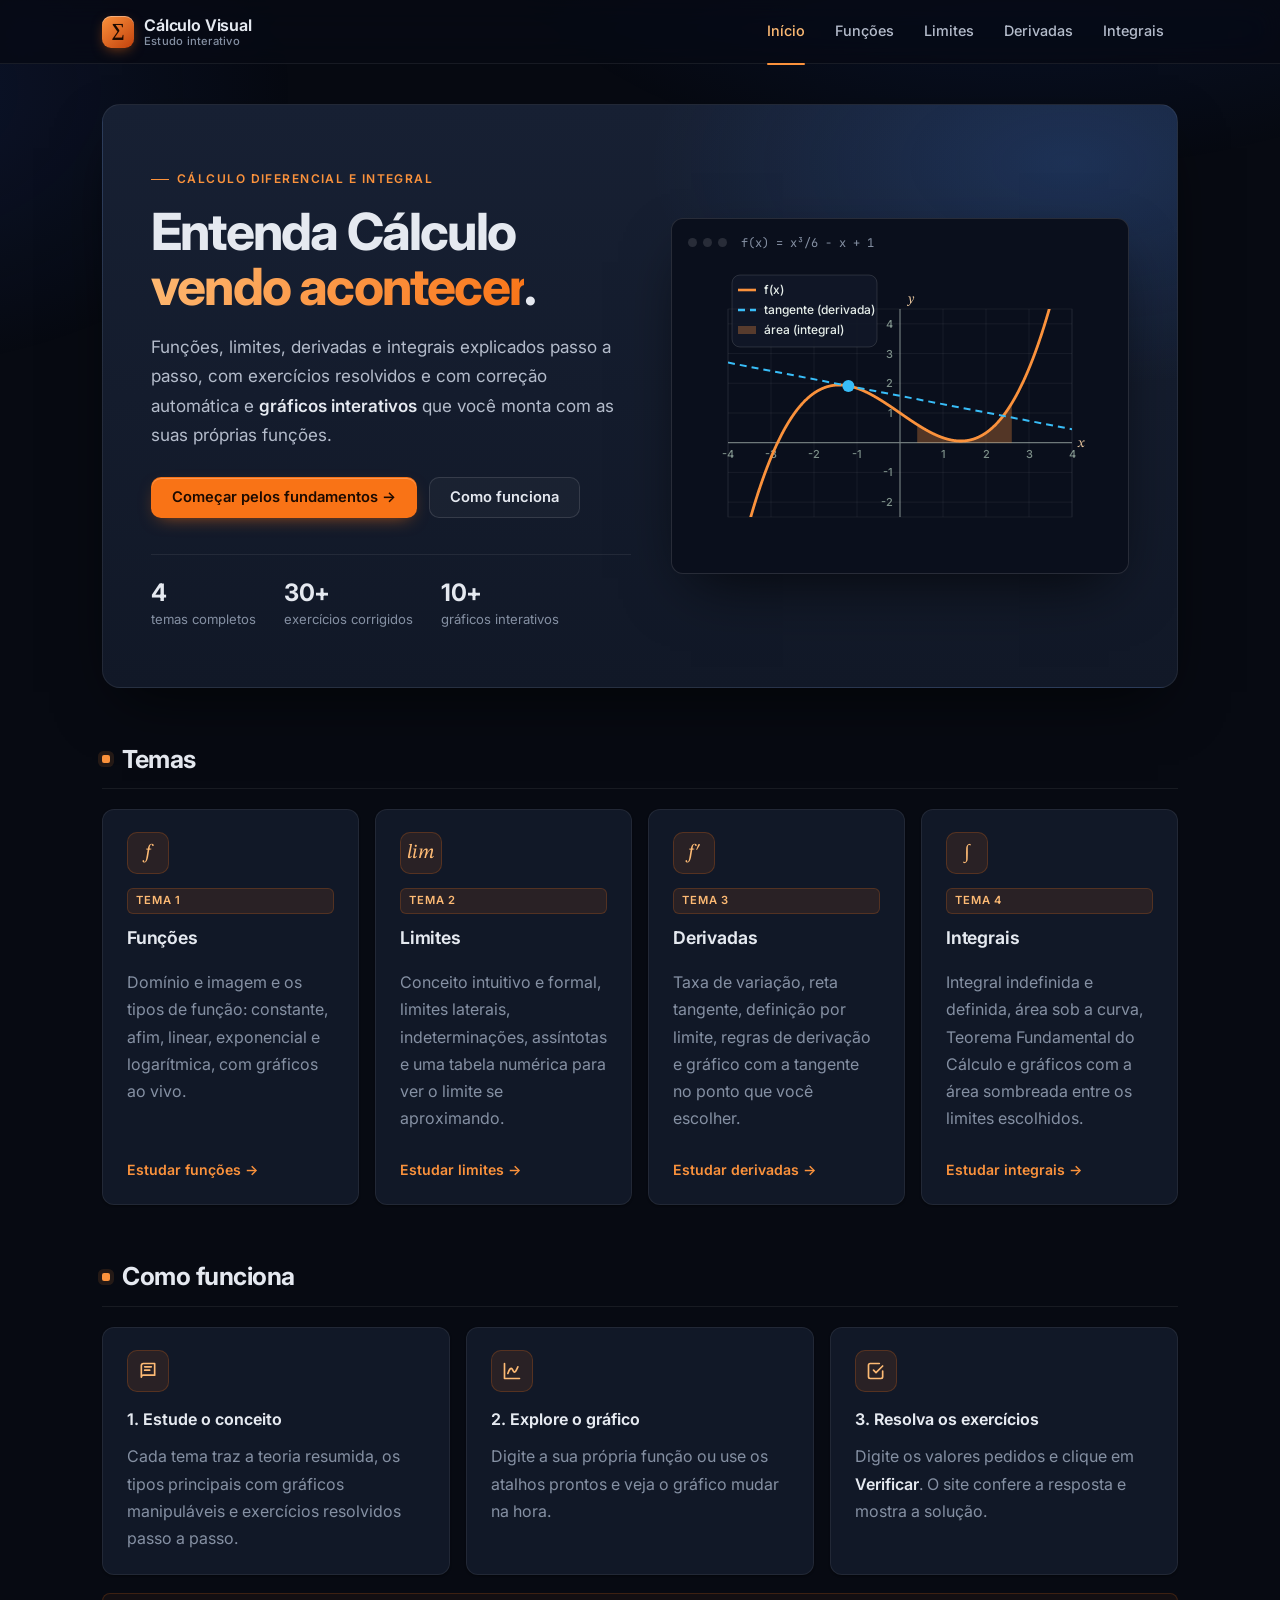
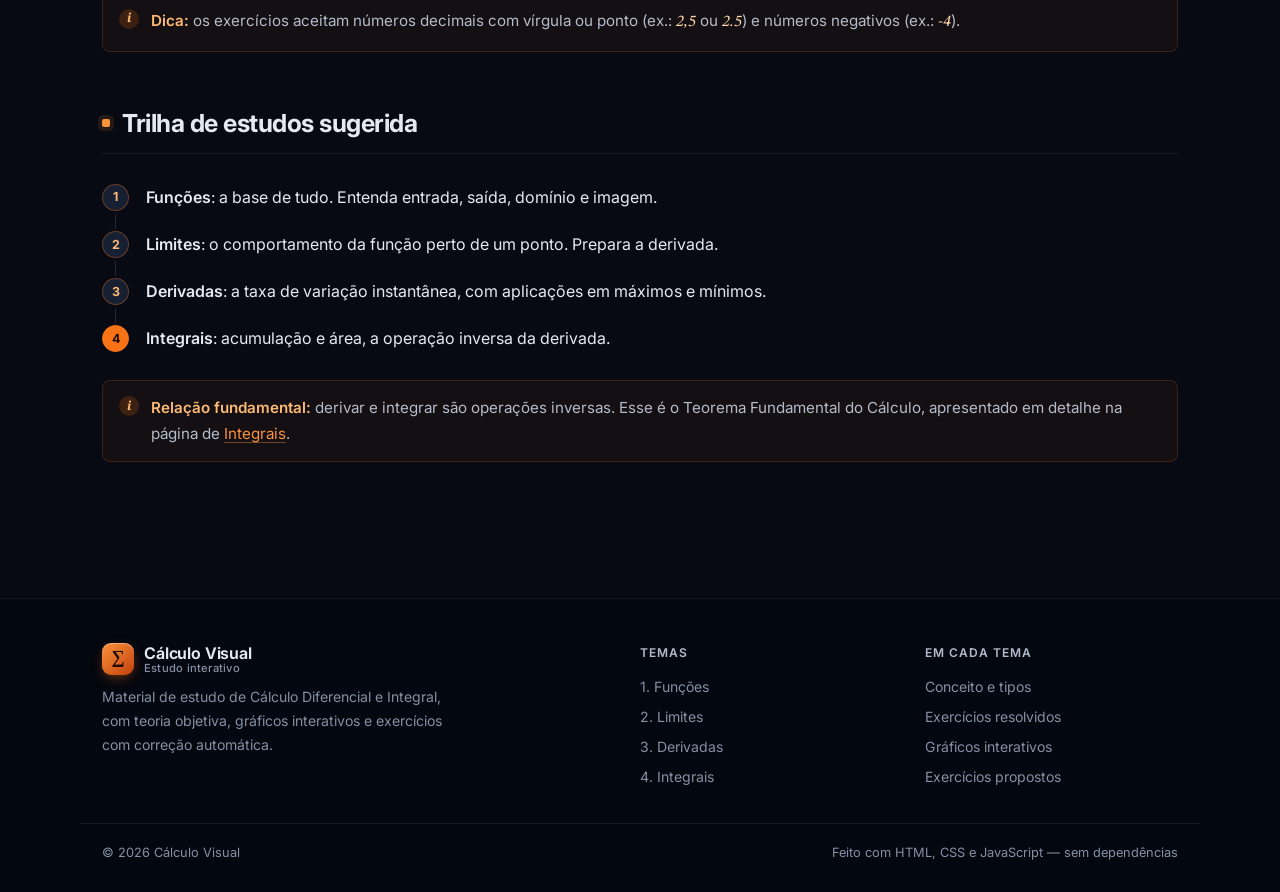
<file: index.html>
<!DOCTYPE html>
<html lang="pt-BR">
<head>
  <meta charset="UTF-8">
  <meta name="viewport" content="width=device-width, initial-scale=1.0">
  <title>Cálculo Visual — Funções, Limites, Derivadas e Integrais</title>
  <meta name="description" content="Material interativo de Cálculo: funções, limites, derivadas e integrais com teoria, exercícios resolvidos, gráficos ao vivo e exercícios com correção automática.">
  <meta property="og:title" content="Cálculo Visual — Funções, Limites, Derivadas e Integrais">
  <meta name="theme-color" content="#070a12">
  <meta property="og:type" content="website">
  <meta property="og:description" content="Material interativo de Cálculo: funções, limites, derivadas e integrais com teoria, exercícios resolvidos, gráficos ao vivo e exercícios com correção automática.">
  <link rel="icon" href="data:image/svg+xml,%3Csvg xmlns='http://www.w3.org/2000/svg' viewBox='0 0 64 64'%3E%3Cdefs%3E%3ClinearGradient id='g' x1='0' y1='0' x2='1' y2='1'%3E%3Cstop offset='0' stop-color='%23fb923c'/%3E%3Cstop offset='1' stop-color='%23c2410c'/%3E%3C/linearGradient%3E%3C/defs%3E%3Crect width='64' height='64' rx='16' fill='url(%23g)'/%3E%3Ctext x='32' y='45' text-anchor='middle' font-family='Georgia,serif' font-size='38' font-weight='700' fill='%231c0a00'%3E%E2%88%91%3C/text%3E%3C/svg%3E">
  <link rel="preconnect" href="https://fonts.googleapis.com">
  <link rel="preconnect" href="https://fonts.gstatic.com" crossorigin>
  <link rel="stylesheet" href="https://fonts.googleapis.com/css2?family=Inter:wght@400;500;600;650;700;750&family=JetBrains+Mono:wght@400;500&family=STIX+Two+Text:ital,wght@0,400;0,600;1,400;1,600&display=swap">
  <link rel="stylesheet" href="css/style.css?v=8">
</head>
<body>

  <nav class="navbar" aria-label="Principal">
    <a class="brand" href="index.html" aria-label="Cálculo Visual — início"><span class="logo">∑</span><span class="brand-text">Cálculo Visual<small>Estudo interativo</small></span></a>
    <button class="nav-toggle" type="button" aria-label="Abrir menu" aria-expanded="false">
      <svg viewBox="0 0 24 24" fill="none" stroke="currentColor" stroke-width="2" stroke-linecap="round"><path d="M4 7h16M4 12h16M4 17h16"/></svg>
    </button>
    <div class="nav-links">
      <a href="index.html" class="active" aria-current="page">Início</a>
      <a href="funcoes.html">Funções</a>
      <a href="limites.html">Limites</a>
      <a href="derivadas.html">Derivadas</a>
      <a href="integrais.html">Integrais</a>
    </div>
  </nav>

  <main class="container">

    <header class="hero">
      <div>
        <span class="eyebrow">Cálculo Diferencial e Integral</span>
        <h1>Entenda Cálculo <span class="accent">vendo acontecer</span>.</h1>
        <p>
          Funções, limites, derivadas e integrais explicados passo a passo, com
          exercícios resolvidos e com correção automática e
          <strong>gráficos interativos</strong> que você monta com as suas próprias funções.
        </p>
        <div class="hero-actions">
          <a class="btn" href="funcoes.html">Começar pelos fundamentos →</a>
          <a class="btn ghost" href="#como-usar">Como funciona</a>
        </div>
        <div class="hero-stats">
          <div><b>4</b><span>temas completos</span></div>
          <div><b>30+</b><span>exercícios corrigidos</span></div>
          <div><b>10+</b><span>gráficos interativos</span></div>
        </div>
      </div>
      <div class="hero-visual" aria-hidden="true">
        <div class="window-bar"><i></i><i></i><i></i><span>f(x) = x³/6 − x + 1</span></div>
        <canvas id="hero-canvas"></canvas>
      </div>
    </header>

    <section>
      <h2>Temas</h2>
      <div class="grid cols-4">
        <a class="card" href="funcoes.html">
          <span class="card-icon">f</span>
          <span class="tag">Tema 1</span>
          <h3>Funções</h3>
          <p class="muted">
            Domínio e imagem e os tipos de função: constante, afim, linear,
            exponencial e logarítmica, com gráficos ao vivo.
          </p>
          <span class="card-cta">Estudar funções</span>
        </a>
        <a class="card" href="limites.html">
          <span class="card-icon">lim</span>
          <span class="tag">Tema 2</span>
          <h3>Limites</h3>
          <p class="muted">
            Conceito intuitivo e formal, limites laterais, indeterminações,
            assíntotas e uma tabela numérica para ver o limite se aproximando.
          </p>
          <span class="card-cta">Estudar limites</span>
        </a>
        <a class="card" href="derivadas.html">
          <span class="card-icon">f′</span>
          <span class="tag">Tema 3</span>
          <h3>Derivadas</h3>
          <p class="muted">
            Taxa de variação, reta tangente, definição por limite, regras de
            derivação e gráfico com a tangente no ponto que você escolher.
          </p>
          <span class="card-cta">Estudar derivadas</span>
        </a>
        <a class="card" href="integrais.html">
          <span class="card-icon">∫</span>
          <span class="tag">Tema 4</span>
          <h3>Integrais</h3>
          <p class="muted">
            Integral indefinida e definida, área sob a curva, Teorema Fundamental
            do Cálculo e gráficos com a área sombreada entre os limites escolhidos.
          </p>
          <span class="card-cta">Estudar integrais</span>
        </a>
      </div>
    </section>

    <section id="como-usar">
      <h2>Como funciona</h2>
      <div class="grid cols-4">
        <div class="card">
          <span class="card-icon"><svg viewBox="0 0 24 24" fill="none" stroke="currentColor" stroke-width="2" stroke-linecap="round" stroke-linejoin="round"><path d="M4 19.5A2.5 2.5 0 0 1 6.5 17H20V3H6.5A2.5 2.5 0 0 0 4 5.5v14z"/><path d="M8 7h8M8 11h6"/></svg></span>
          <h4>1. Estude o conceito</h4>
          <p class="muted">Cada tema traz a teoria resumida, os tipos principais com gráficos manipuláveis e exercícios resolvidos passo a passo.</p>
        </div>
        <div class="card">
          <span class="card-icon"><svg viewBox="0 0 24 24" fill="none" stroke="currentColor" stroke-width="2" stroke-linecap="round" stroke-linejoin="round"><path d="M3 3v18h18"/><path d="M7 15c2-6 4-8 6-4s3 3 6-4"/></svg></span>
          <h4>2. Explore o gráfico</h4>
          <p class="muted">Digite a sua própria função ou use os atalhos prontos e veja o gráfico mudar na hora.</p>
        </div>
        <div class="card">
          <span class="card-icon"><svg viewBox="0 0 24 24" fill="none" stroke="currentColor" stroke-width="2" stroke-linecap="round" stroke-linejoin="round"><path d="M9 11l3 3 8-8"/><path d="M20 12v7a2 2 0 0 1-2 2H5a2 2 0 0 1-2-2V5a2 2 0 0 1 2-2h11"/></svg></span>
          <h4>3. Resolva os exercícios</h4>
          <p class="muted">Digite os valores pedidos e clique em <strong>Verificar</strong>. O site confere a resposta e mostra a solução.</p>
        </div>
      </div>
      <div class="note">
        <strong>Dica:</strong> os exercícios aceitam números decimais com vírgula ou ponto
        (ex.: <span class="mth">2,5</span> ou <span class="mth">2.5</span>) e
        números negativos (ex.: <span class="mth">-4</span>).
      </div>
    </section>

    <section>
      <h2>Trilha de estudos sugerida</h2>
      <ol class="steps">
        <li><strong>Funções</strong>: a base de tudo. Entenda entrada, saída, domínio e imagem.</li>
        <li><strong>Limites</strong>: o comportamento da função perto de um ponto. Prepara a derivada.</li>
        <li><strong>Derivadas</strong>: a taxa de variação instantânea, com aplicações em máximos e mínimos.</li>
        <li><strong>Integrais</strong>: acumulação e área, a operação inversa da derivada.</li>
      </ol>
      <div class="note">
        <strong>Relação fundamental:</strong> derivar e integrar são operações
        inversas. Esse é o Teorema Fundamental do Cálculo, apresentado em detalhe
        na página de <a href="integrais.html">Integrais</a>.
      </div>
    </section>

  </main>

  <footer class="footer">
    <div class="footer-inner">
      <div>
        <a class="brand" href="index.html" aria-label="Cálculo Visual — início"><span class="logo">∑</span><span class="brand-text">Cálculo Visual<small>Estudo interativo</small></span></a>
        <p>Material de estudo de Cálculo Diferencial e Integral, com teoria objetiva, gráficos interativos e exercícios com correção automática.</p>
      </div>
      <div>
        <h5>Temas</h5>
        <ul>
          <li><a href="funcoes.html">1. Funções</a></li>
          <li><a href="limites.html">2. Limites</a></li>
          <li><a href="derivadas.html">3. Derivadas</a></li>
          <li><a href="integrais.html">4. Integrais</a></li>
        </ul>
      </div>
      <div>
        <h5>Em cada tema</h5>
        <ul>
          <li>Conceito e tipos</li>
          <li>Exercícios resolvidos</li>
          <li>Gráficos interativos</li>
          <li>Exercícios propostos</li>
        </ul>
      </div>
    </div>
    <div class="footer-bottom">
      <span>© 2026 Cálculo Visual</span>
      <span>Feito com HTML, CSS e JavaScript — sem dependências</span>
    </div>
  </footer>

  <script src="js/math.js?v=8"></script>
  <script src="js/graph.js?v=8"></script>
  <script src="js/ui.js?v=8"></script>
  <script>
    (function () {
      var f = function (x) { return x * x * x / 6 - x + 1; };
      var x0 = -1.2, m = Plot.derivative(f, x0), y0 = f(x0);
      Plot.draw("hero-canvas", [{ fn: f, expr: "x^3/6 - x + 1", color: "#fb923c", width: 2.8, label: "f(x)" }], {
        xmin: -4, xmax: 4, ymin: -2.5, ymax: 4.5,
        fills: [{ fn: f, expr: "x^3/6 - x + 1", from: 0.4, to: 2.6, color: "rgba(251,146,60,0.30)", label: "área (integral)" }],
        lines: [{ fn: function (x) { return y0 + m * (x - x0); }, color: "#38bdf8", label: "tangente (derivada)" }],
        markers: [{ x: x0, y: y0, type: "dot", color: "#38bdf8" }]
      });
    })();
  </script>
</body>
</html>
</file>
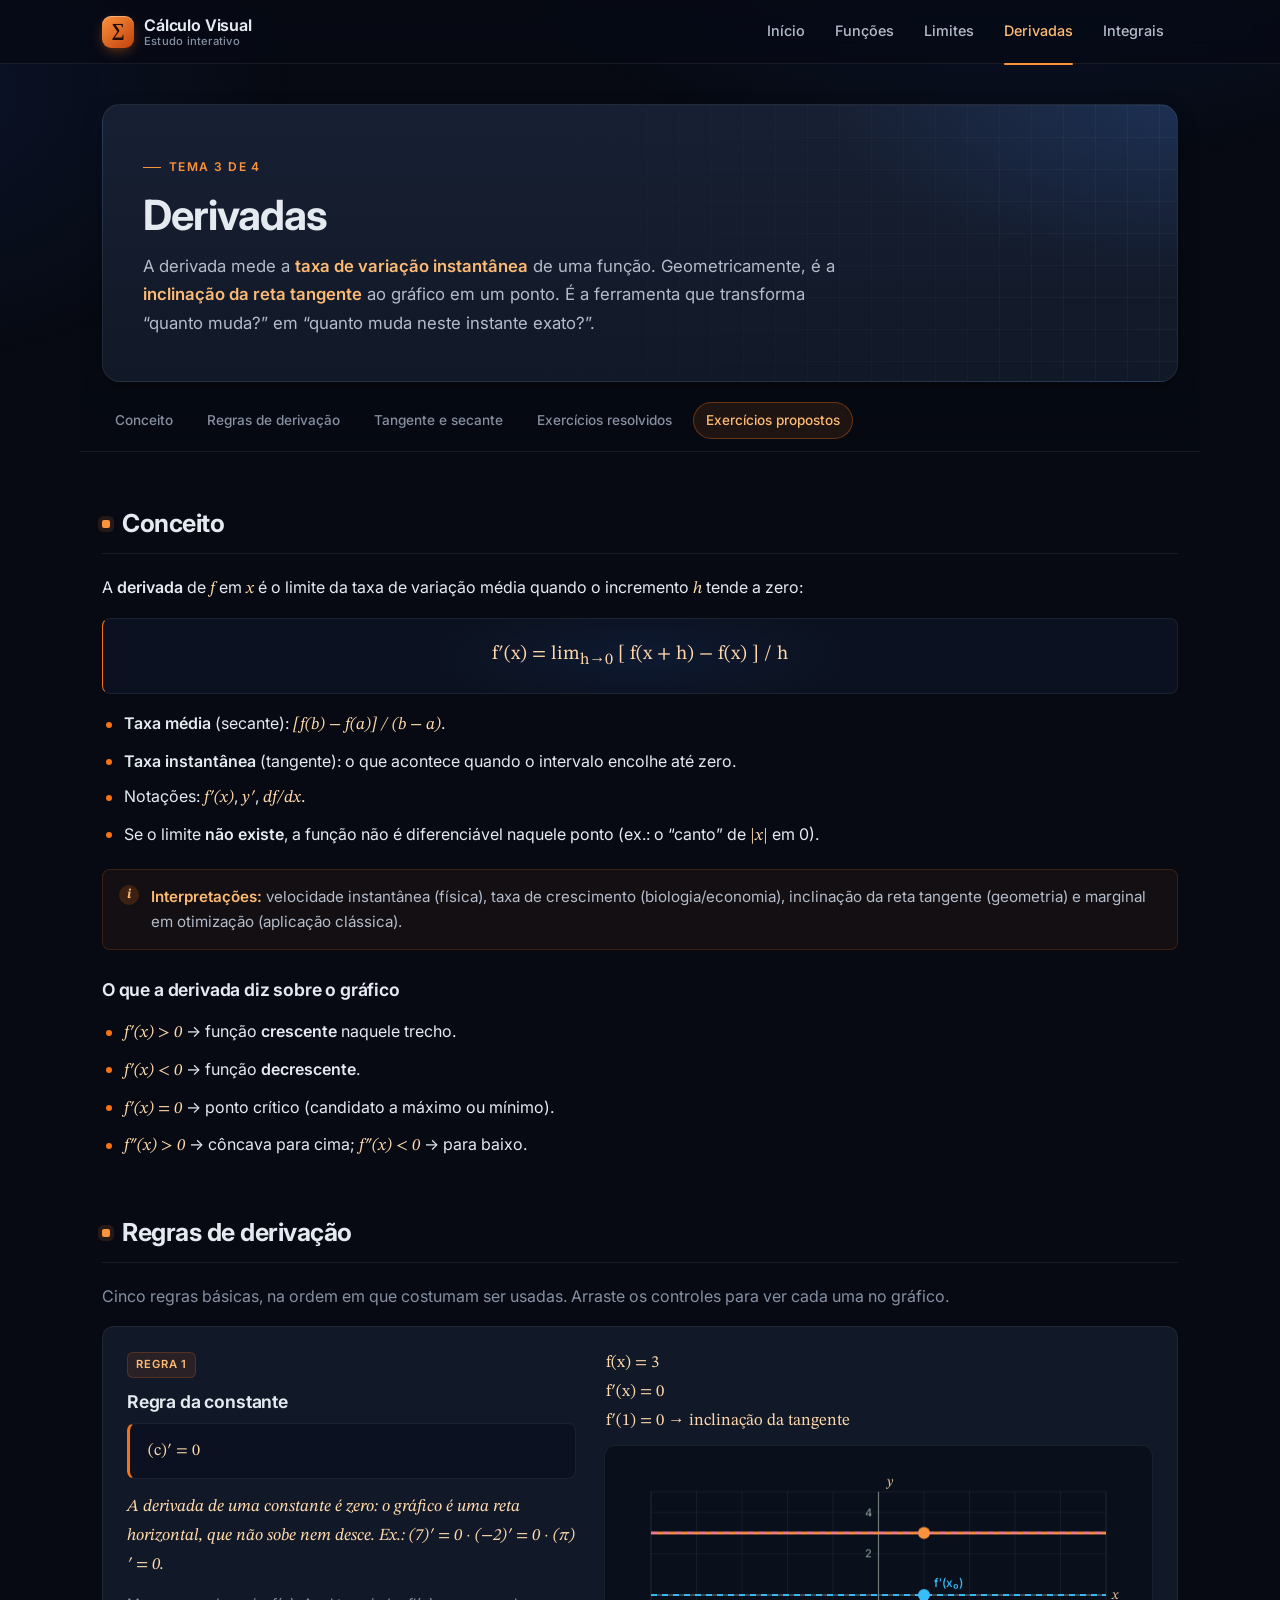
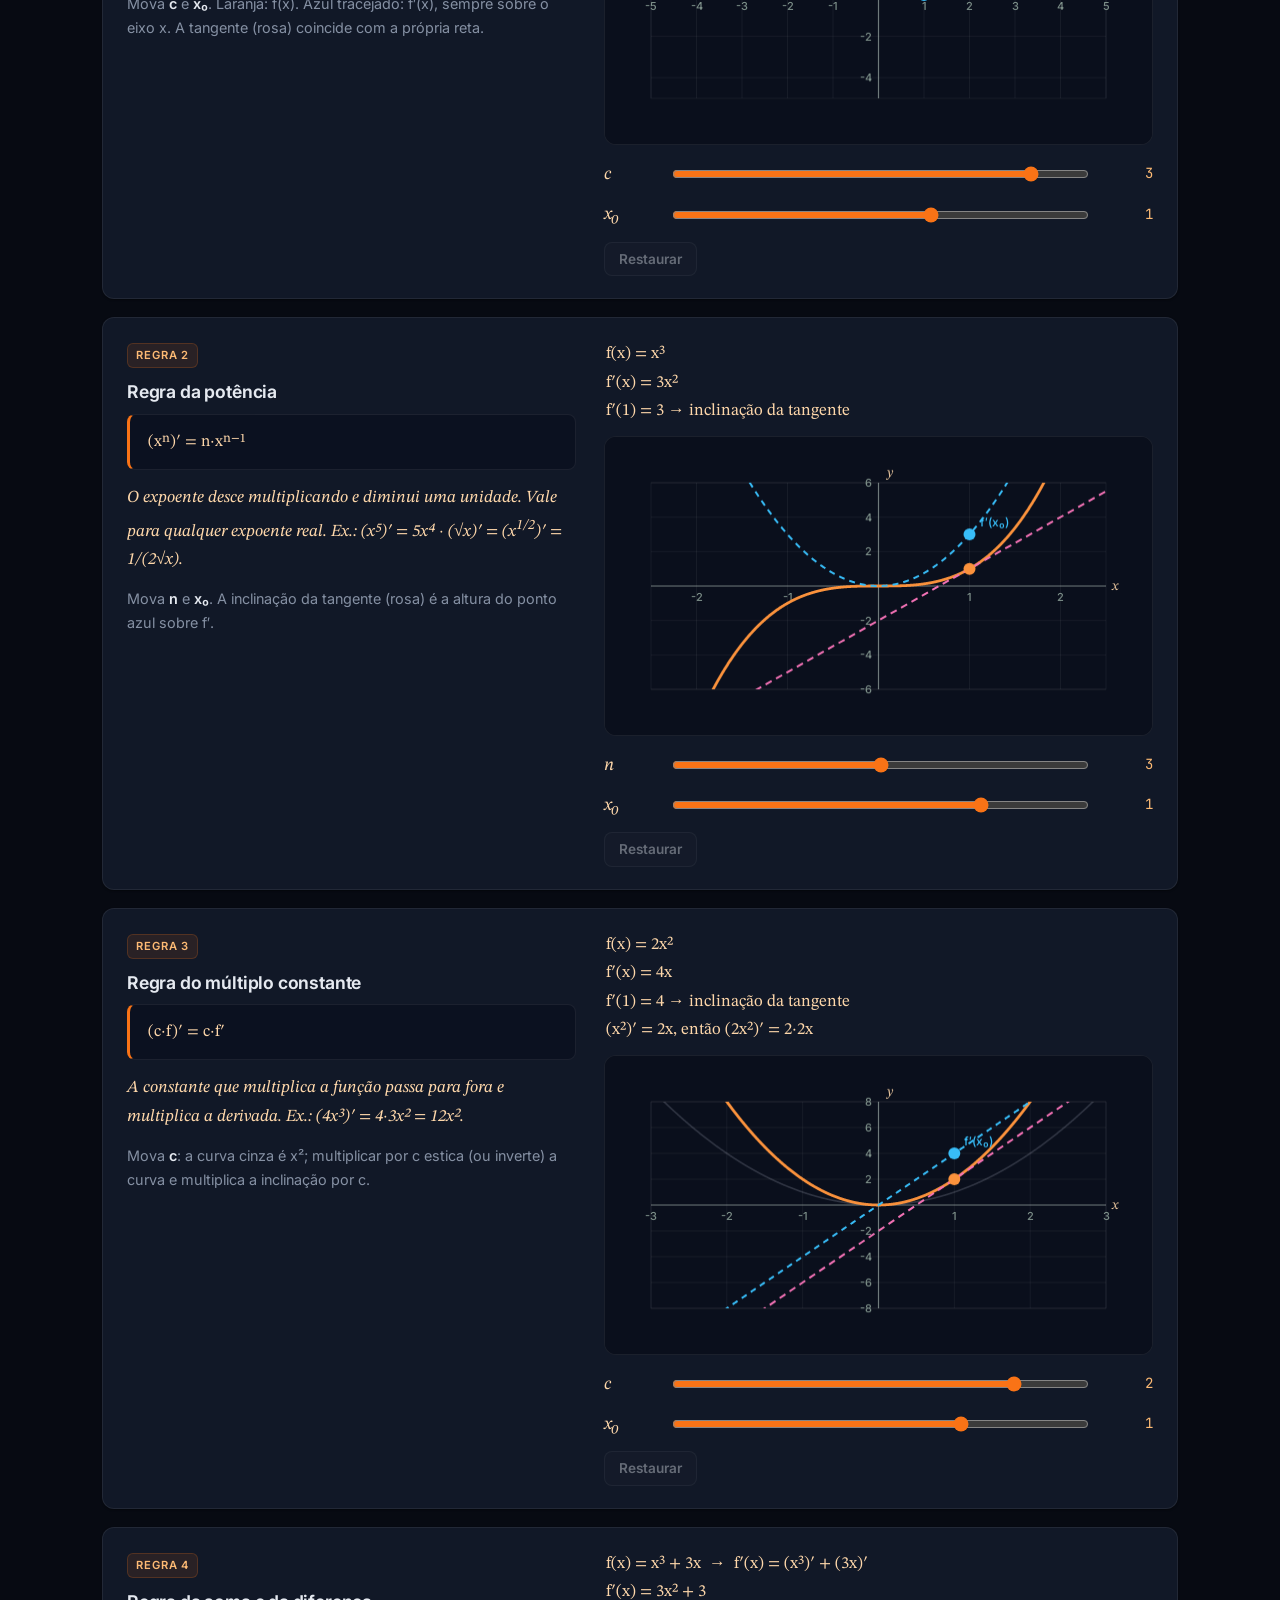
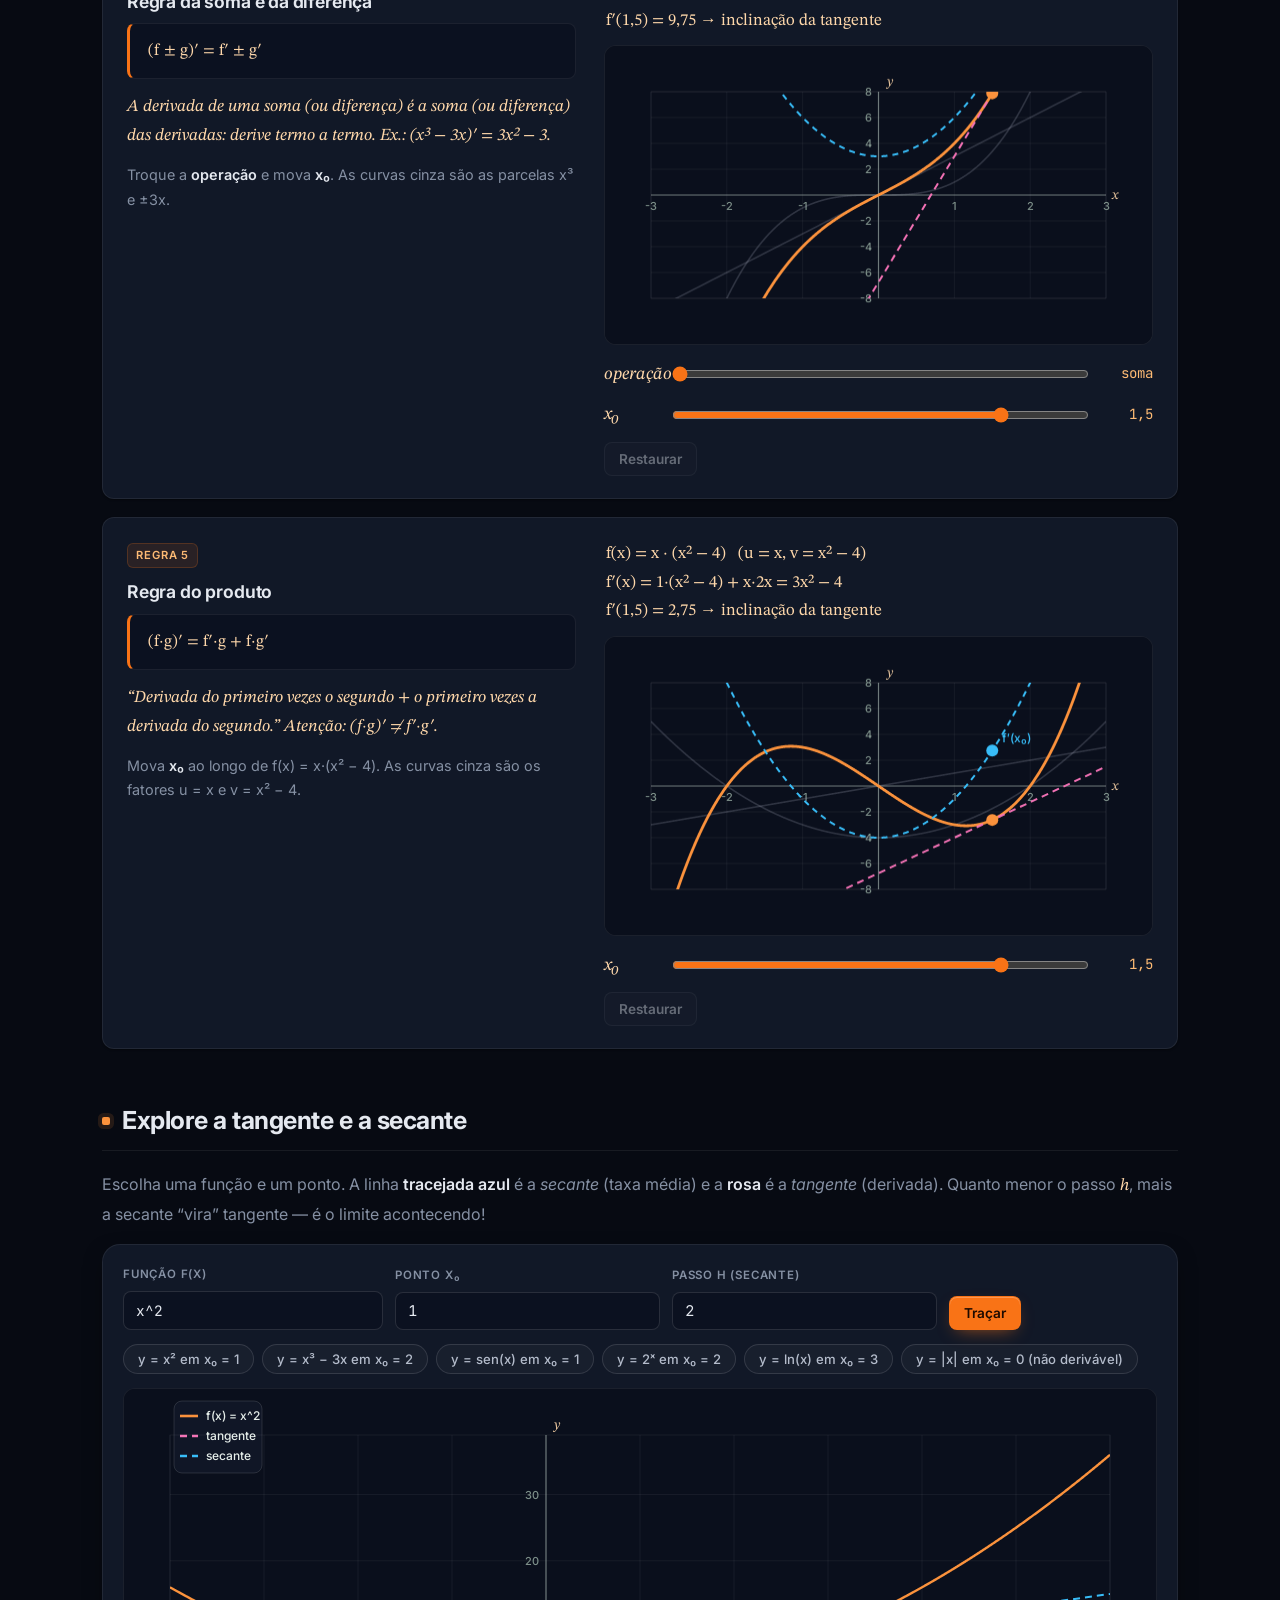
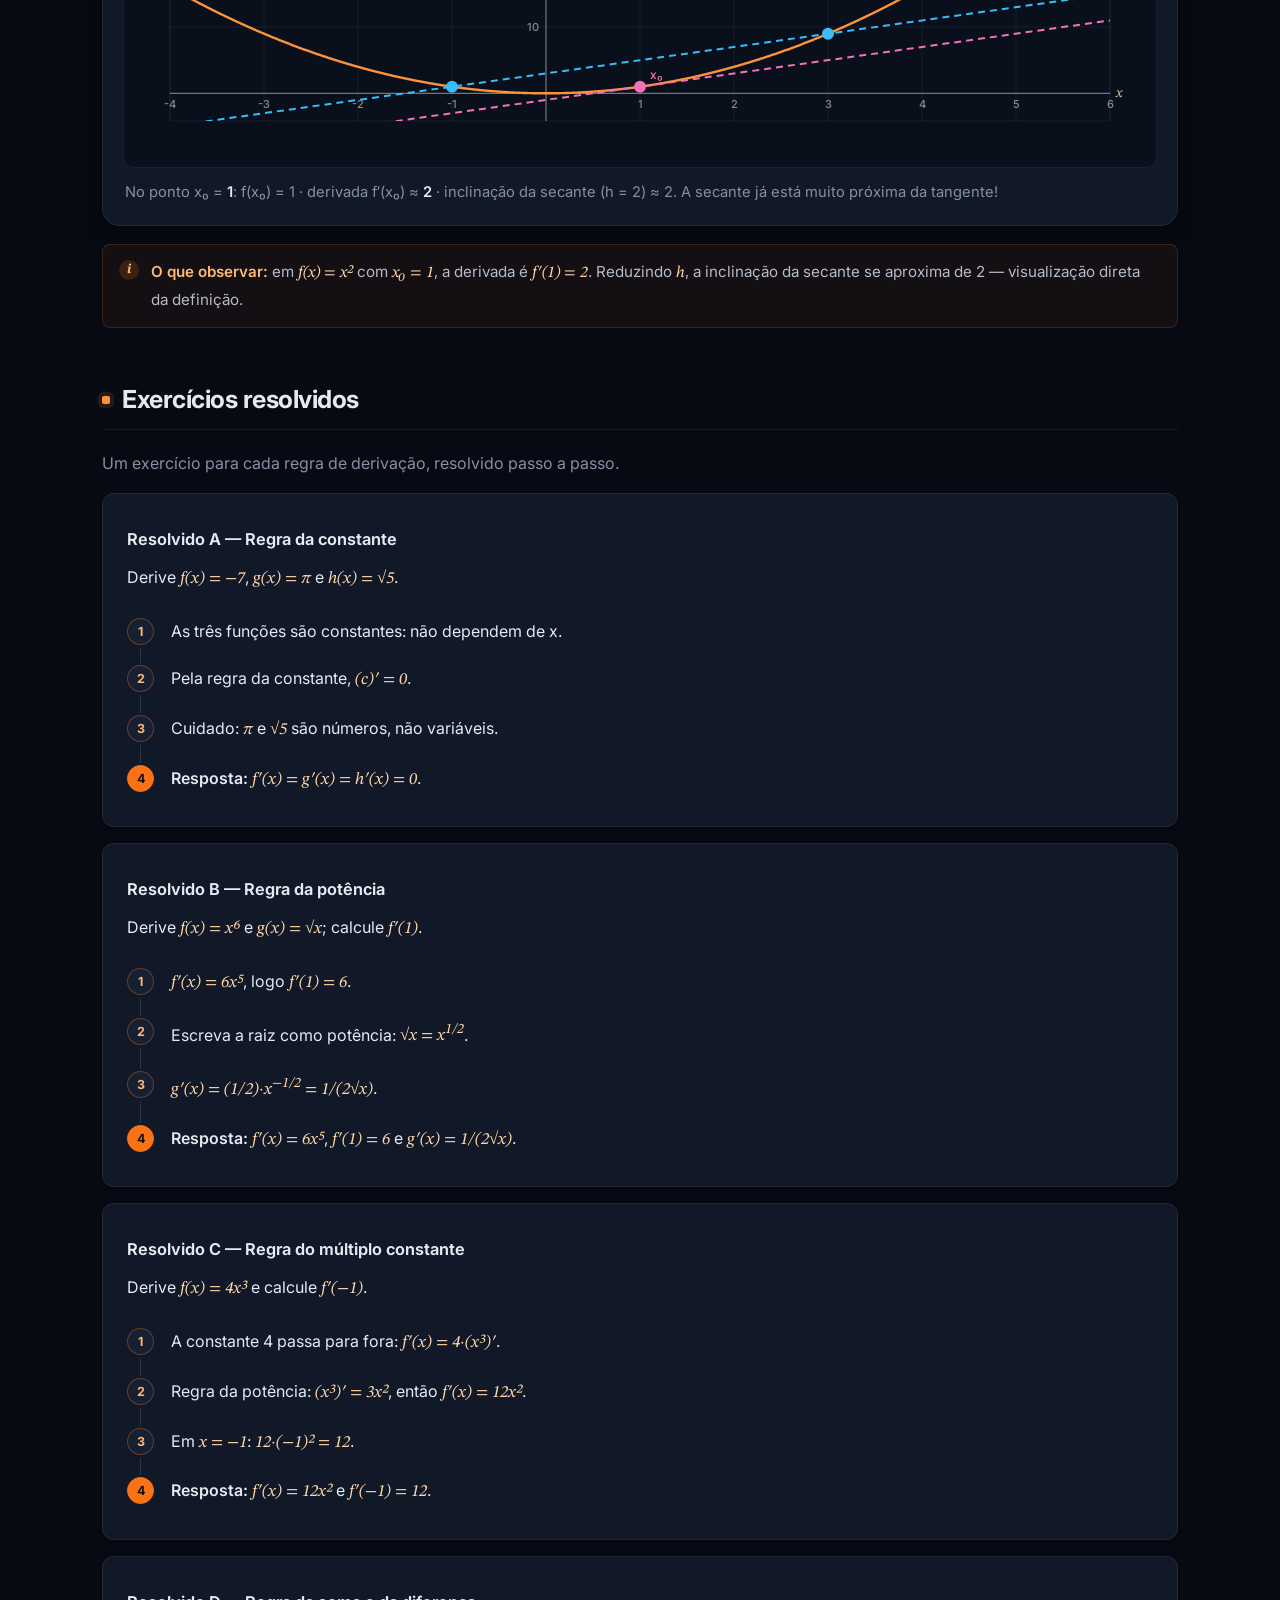
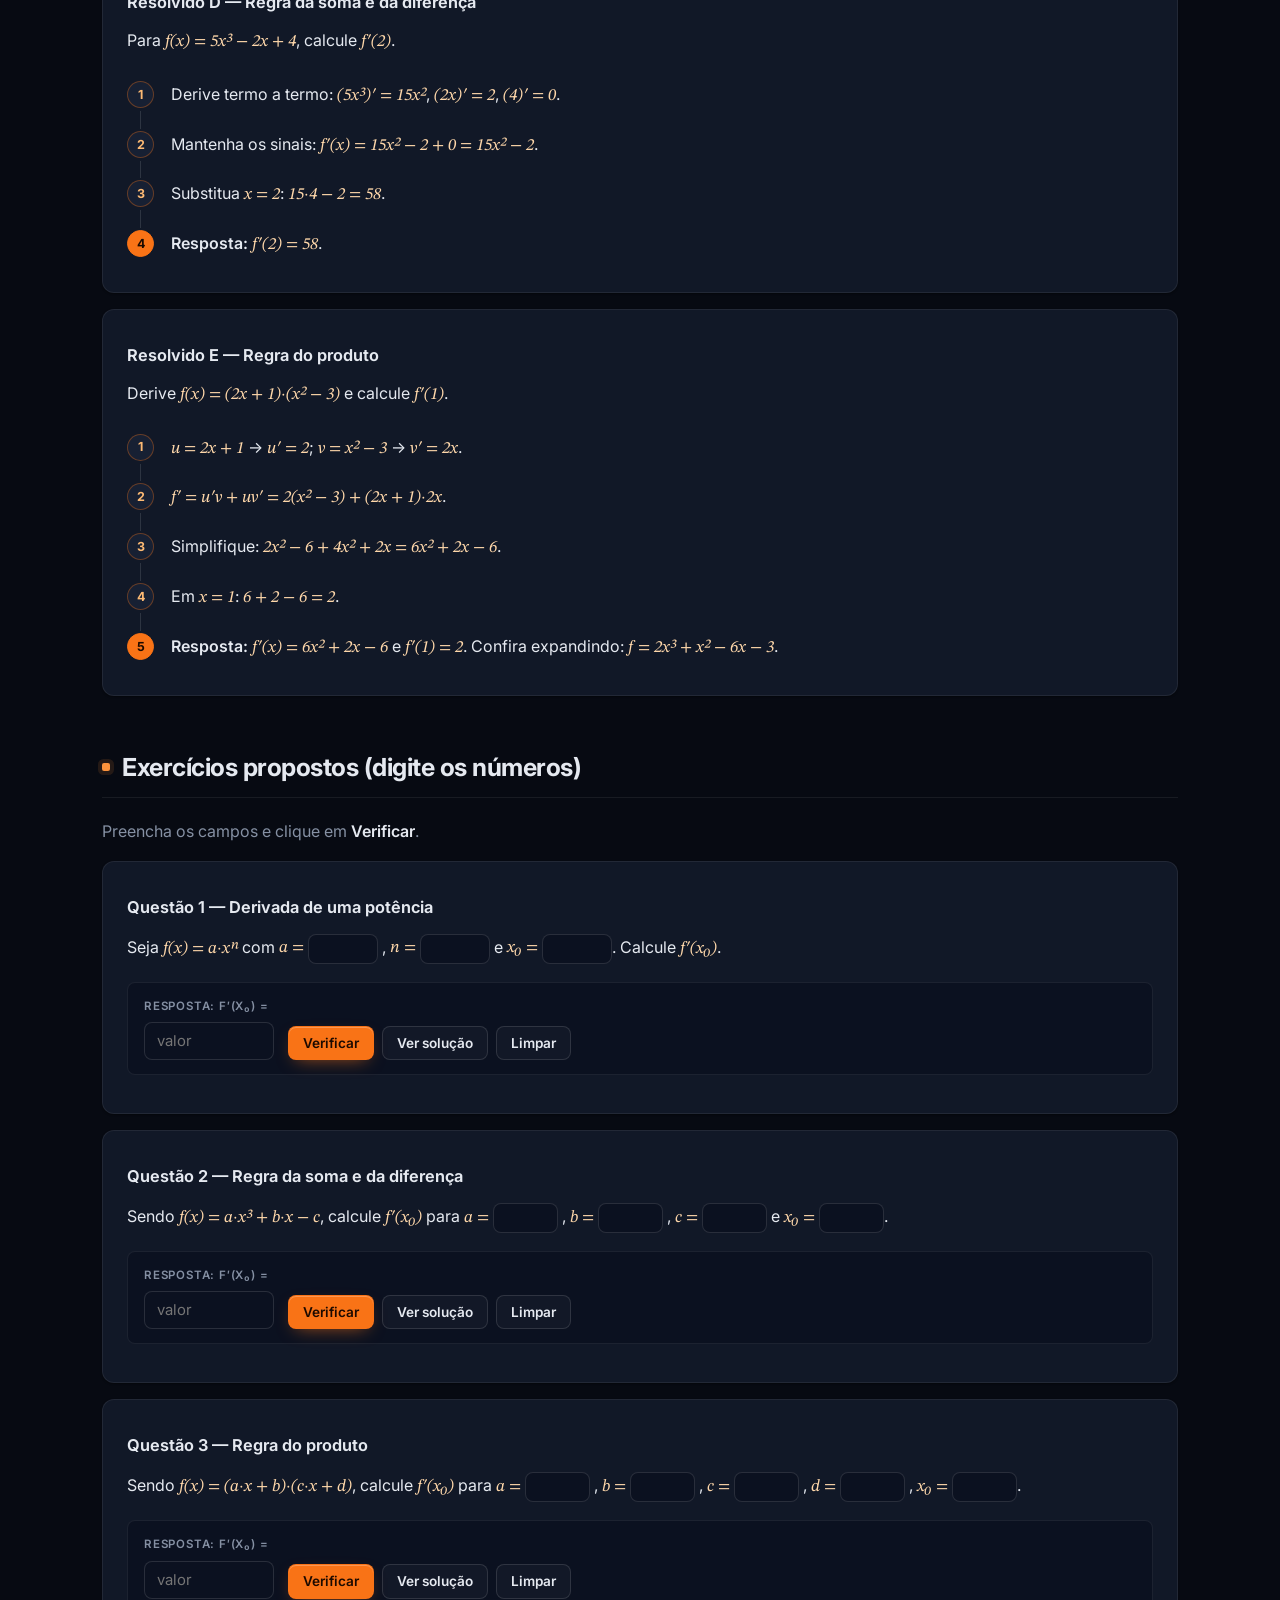
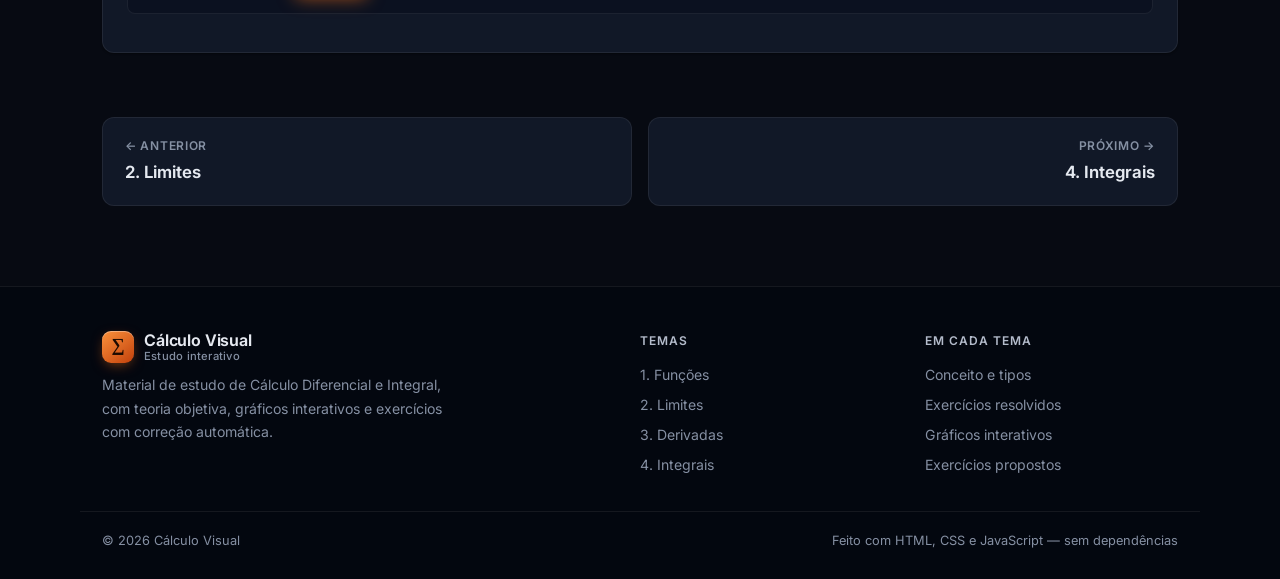
<file: derivadas.html>
<!DOCTYPE html>
<html lang="pt-BR">
<head>
  <meta charset="UTF-8">
  <meta name="viewport" content="width=device-width, initial-scale=1.0">
  <title>Derivadas — Cálculo Visual</title>
  <meta name="description" content="Derivadas: taxa de variação, reta tangente, regras de derivação e gráfico interativo de tangente e secante.">
  <meta property="og:title" content="Derivadas — Cálculo Visual">
  <meta name="theme-color" content="#070a12">
  <meta property="og:type" content="website">
  <meta property="og:description" content="Derivadas: taxa de variação, reta tangente, regras de derivação e gráfico interativo de tangente e secante.">
  <link rel="icon" href="data:image/svg+xml,%3Csvg xmlns='http://www.w3.org/2000/svg' viewBox='0 0 64 64'%3E%3Cdefs%3E%3ClinearGradient id='g' x1='0' y1='0' x2='1' y2='1'%3E%3Cstop offset='0' stop-color='%23fb923c'/%3E%3Cstop offset='1' stop-color='%23c2410c'/%3E%3C/linearGradient%3E%3C/defs%3E%3Crect width='64' height='64' rx='16' fill='url(%23g)'/%3E%3Ctext x='32' y='45' text-anchor='middle' font-family='Georgia,serif' font-size='38' font-weight='700' fill='%231c0a00'%3E%E2%88%91%3C/text%3E%3C/svg%3E">
  <link rel="preconnect" href="https://fonts.googleapis.com">
  <link rel="preconnect" href="https://fonts.gstatic.com" crossorigin>
  <link rel="stylesheet" href="https://fonts.googleapis.com/css2?family=Inter:wght@400;500;600;650;700;750&family=JetBrains+Mono:wght@400;500&family=STIX+Two+Text:ital,wght@0,400;0,600;1,400;1,600&display=swap">
  <link rel="stylesheet" href="css/style.css?v=8">
</head>
<body>

  <nav class="navbar" aria-label="Principal">
    <a class="brand" href="index.html" aria-label="Cálculo Visual — início"><span class="logo">∑</span><span class="brand-text">Cálculo Visual<small>Estudo interativo</small></span></a>
    <button class="nav-toggle" type="button" aria-label="Abrir menu" aria-expanded="false">
      <svg viewBox="0 0 24 24" fill="none" stroke="currentColor" stroke-width="2" stroke-linecap="round"><path d="M4 7h16M4 12h16M4 17h16"/></svg>
    </button>
    <div class="nav-links">
      <a href="index.html">Início</a>
      <a href="funcoes.html">Funções</a>
      <a href="limites.html">Limites</a>
      <a href="derivadas.html" class="active" aria-current="page">Derivadas</a>
      <a href="integrais.html">Integrais</a>
    </div>
  </nav>

  <main class="container">

    <header class="page-header">
      <span class="eyebrow">Tema 3 de 4</span>
      <h1>Derivadas</h1>
      <p>
        A derivada mede a <strong>taxa de variação instantânea</strong> de uma
        função. Geometricamente, é a <strong>inclinação da reta tangente</strong>
        ao gráfico em um ponto. É a ferramenta que transforma “quanto muda?” em
        “quanto muda neste instante exato?”.
      </p>
    </header>

    <section id="sumario">
      <h2>Nesta página</h2>
      <ul class="clean">
        <li><a href="#conceito">Conceito</a> · <a href="#tipos">Regras de derivação</a> ·
          <a href="#graficos">Tangente e secante</a> ·
          <a href="#ex-resolvidos">Exercícios resolvidos</a> ·
          <a href="#ex-propostos">Exercícios propostos</a></li>
      </ul>
    </section>

    <!-- ================= CONCEITO ================= -->
    <section id="conceito">
      <h2>Conceito</h2>
      <p>
        A <strong>derivada</strong> de <span class="mth">f</span> em
        <span class="mth">x</span> é o limite da taxa de variação média quando o
        incremento <span class="mth">h</span> tende a zero:
      </p>
      <span class="formula center">f′(x) = lim<sub>h→0</sub> [ f(x + h) − f(x) ] / h</span>
      <ul class="clean">
        <li><strong>Taxa média</strong> (secante): <span class="mth">[f(b) − f(a)] / (b − a)</span>.</li>
        <li><strong>Taxa instantânea</strong> (tangente): o que acontece quando o intervalo encolhe até zero.</li>
        <li>Notações: <span class="mth">f′(x)</span>, <span class="mth">y′</span>, <span class="mth">df/dx</span>.</li>
        <li>Se o limite <strong>não existe</strong>, a função não é diferenciável naquele ponto (ex.: o “canto” de <span class="mth">|x|</span> em 0).</li>
      </ul>
      <div class="note">
        <strong>Interpretações:</strong> velocidade instantânea (física),
        taxa de crescimento (biologia/economia), inclinação da reta tangente
        (geometria) e marginal em otimização (aplicação clássica).
      </div>

      <h3>O que a derivada diz sobre o gráfico</h3>
      <ul class="clean">
        <li><span class="mth">f′(x) &gt; 0</span> → função <strong>crescente</strong> naquele trecho.</li>
        <li><span class="mth">f′(x) &lt; 0</span> → função <strong>decrescente</strong>.</li>
        <li><span class="mth">f′(x) = 0</span> → ponto crítico (candidato a máximo ou mínimo).</li>
        <li><span class="mth">f″(x) &gt; 0</span> → côncava para cima; <span class="mth">f″(x) &lt; 0</span> → para baixo.</li>
      </ul>
    </section>

    <!-- ================= TIPOS / REGRAS ================= -->
    <section id="tipos">
      <h2>Regras de derivação</h2>
      <p class="muted">Cinco regras básicas, na ordem em que costumam ser usadas. Arraste os controles para ver cada uma no gráfico.</p>
      <div class="type-list">
        <article class="card type-card" data-type="der-constante">
          <div class="type-info">
            <span class="tag">Regra 1</span>
            <h3>Regra da constante</h3>
            <span class="formula">(c)′ = 0</span>
            <p class="mth">A derivada de uma constante é zero: o gráfico é uma reta horizontal, que não sobe nem desce. Ex.: (7)′ = 0 · (−2)′ = 0 · (π)′ = 0.</p>
            <p class="muted try">Mova <strong>c</strong> e <strong>x₀</strong>. Laranja: f(x). Azul tracejado: f′(x), sempre sobre o eixo x. A tangente (rosa) coincide com a própria reta.</p>
          </div>
          <div class="type-plot">
            <p class="plot-caption type-live" aria-live="polite"></p>
            <canvas></canvas>
            <div class="sliders"></div>
            <button type="button" class="btn small ghost type-reset">Restaurar</button>
          </div>
        </article>
        <article class="card type-card" data-type="der-potencia">
          <div class="type-info">
            <span class="tag">Regra 2</span>
            <h3>Regra da potência</h3>
            <span class="formula">(xⁿ)′ = n·xⁿ⁻¹</span>
            <p class="mth">O expoente desce multiplicando e diminui uma unidade. Vale para qualquer expoente real. Ex.: (x⁵)′ = 5x⁴ · (√x)′ = (x<sup>1/2</sup>)′ = 1/(2√x).</p>
            <p class="muted try">Mova <strong>n</strong> e <strong>x₀</strong>. A inclinação da tangente (rosa) é a altura do ponto azul sobre f′.</p>
          </div>
          <div class="type-plot">
            <p class="plot-caption type-live" aria-live="polite"></p>
            <canvas></canvas>
            <div class="sliders"></div>
            <button type="button" class="btn small ghost type-reset">Restaurar</button>
          </div>
        </article>
        <article class="card type-card" data-type="der-multiplo">
          <div class="type-info">
            <span class="tag">Regra 3</span>
            <h3>Regra do múltiplo constante</h3>
            <span class="formula">(c·f)′ = c·f′</span>
            <p class="mth">A constante que multiplica a função passa para fora e multiplica a derivada. Ex.: (4x³)′ = 4·3x² = 12x².</p>
            <p class="muted try">Mova <strong>c</strong>: a curva cinza é x²; multiplicar por c estica (ou inverte) a curva e multiplica a inclinação por c.</p>
          </div>
          <div class="type-plot">
            <p class="plot-caption type-live" aria-live="polite"></p>
            <canvas></canvas>
            <div class="sliders"></div>
            <button type="button" class="btn small ghost type-reset">Restaurar</button>
          </div>
        </article>
        <article class="card type-card" data-type="der-soma">
          <div class="type-info">
            <span class="tag">Regra 4</span>
            <h3>Regra da soma e da diferença</h3>
            <span class="formula">(f ± g)′ = f′ ± g′</span>
            <p class="mth">A derivada de uma soma (ou diferença) é a soma (ou diferença) das derivadas: derive termo a termo. Ex.: (x³ − 3x)′ = 3x² − 3.</p>
            <p class="muted try">Troque a <strong>operação</strong> e mova <strong>x₀</strong>. As curvas cinza são as parcelas x³ e ±3x.</p>
          </div>
          <div class="type-plot">
            <p class="plot-caption type-live" aria-live="polite"></p>
            <canvas></canvas>
            <div class="sliders"></div>
            <button type="button" class="btn small ghost type-reset">Restaurar</button>
          </div>
        </article>
        <article class="card type-card" data-type="der-produto">
          <div class="type-info">
            <span class="tag">Regra 5</span>
            <h3>Regra do produto</h3>
            <span class="formula">(f·g)′ = f′·g + f·g′</span>
            <p class="mth">“Derivada do primeiro vezes o segundo + o primeiro vezes a derivada do segundo.” Atenção: (f·g)′ ≠ f′·g′.</p>
            <p class="muted try">Mova <strong>x₀</strong> ao longo de f(x) = x·(x² − 4). As curvas cinza são os fatores u = x e v = x² − 4.</p>
          </div>
          <div class="type-plot">
            <p class="plot-caption type-live" aria-live="polite"></p>
            <canvas></canvas>
            <div class="sliders"></div>
            <button type="button" class="btn small ghost type-reset">Restaurar</button>
          </div>
        </article>
      </div>
    </section>

    <!-- ================= GRÁFICOS ================= -->
    <section id="graficos">
      <h2>Explore a tangente e a secante</h2>
      <p class="muted">
        Escolha uma função e um ponto. A linha <strong>tracejada azul</strong>
        é a <em>secante</em> (taxa média) e a <strong>rosa</strong> é a
        <em>tangente</em> (derivada). Quanto menor o passo <span class="mth">h</span>,
        mais a secante “vira” tangente — é o limite acontecendo!
      </p>

      <div class="plot-box">
        <div class="plot-controls">
          <div class="field">
            <label for="dv-expr">Função f(x)</label>
            <input type="text" id="dv-expr" class="wide" value="x^2">
          </div>
          <div class="field"><label for="dv-x0">ponto x₀</label><input type="number" id="dv-x0" value="1" step="any"></div>
          <div class="field"><label for="dv-h">passo h (secante)</label><input type="number" id="dv-h" value="2" step="any"></div>
          <button class="btn small" id="dv-plot">Traçar</button>
        </div>
        <div class="preset-row">
          <button class="chip" data-expr="x^2" data-x0="1" data-h="2">y = x² em x₀ = 1</button>
          <button class="chip" data-expr="x^3 - 3*x" data-x0="2" data-h="1.5">y = x³ − 3x em x₀ = 2</button>
          <button class="chip" data-expr="sin(x)" data-x0="1" data-h="1">y = sen(x) em x₀ = 1</button>
          <button class="chip" data-expr="2^x" data-x0="2" data-h="2">y = 2ˣ em x₀ = 2</button>
          <button class="chip" data-expr="ln(x)" data-x0="3" data-h="2">y = ln(x) em x₀ = 3</button>
          <button class="chip" data-expr="abs(x)" data-x0="0" data-h="2">y = |x| em x₀ = 0 (não derivável)</button>
        </div>
        <canvas id="dv-canvas" style="margin-top:14px"></canvas>
        <p class="muted" id="dv-info"></p>
        <p class="muted" id="dv-erro" style="color:var(--danger)"></p>
      </div>

      <div class="note">
        <strong>O que observar:</strong> em <span class="mth">f(x) = x²</span> com
        <span class="mth">x₀ = 1</span>, a derivada é
        <span class="mth">f′(1) = 2</span>. Reduzindo <span class="mth">h</span>,
        a inclinação da secante se aproxima de 2 — visualização direta da definição.
      </div>
    </section>

    <!-- ================= EXERCÍCIOS RESOLVIDOS ================= -->
    <section id="ex-resolvidos">
      <h2>Exercícios resolvidos</h2>
      <p class="muted">Um exercício para cada regra de derivação, resolvido passo a passo.</p>

      <div class="exercise">
        <p class="q-title">Resolvido A — Regra da constante</p>
        <p>Derive <span class="mth">f(x) = −7</span>, <span class="mth">g(x) = π</span> e <span class="mth">h(x) = √5</span>.</p>
        <ol class="steps">
          <li>As três funções são constantes: não dependem de x.</li>
          <li>Pela regra da constante, <span class="mth">(c)′ = 0</span>.</li>
          <li>Cuidado: <span class="mth">π</span> e <span class="mth">√5</span> são números, não variáveis.</li>
          <li><strong>Resposta:</strong> <span class="mth">f′(x) = g′(x) = h′(x) = 0</span>.</li>
        </ol>
      </div>

      <div class="exercise">
        <p class="q-title">Resolvido B — Regra da potência</p>
        <p>Derive <span class="mth">f(x) = x⁶</span> e <span class="mth">g(x) = √x</span>; calcule <span class="mth">f′(1)</span>.</p>
        <ol class="steps">
          <li><span class="mth">f′(x) = 6x⁵</span>, logo <span class="mth">f′(1) = 6</span>.</li>
          <li>Escreva a raiz como potência: <span class="mth">√x = x<sup>1/2</sup></span>.</li>
          <li><span class="mth">g′(x) = (1/2)·x<sup>−1/2</sup> = 1/(2√x)</span>.</li>
          <li><strong>Resposta:</strong> <span class="mth">f′(x) = 6x⁵</span>, <span class="mth">f′(1) = 6</span> e <span class="mth">g′(x) = 1/(2√x)</span>.</li>
        </ol>
      </div>

      <div class="exercise">
        <p class="q-title">Resolvido C — Regra do múltiplo constante</p>
        <p>Derive <span class="mth">f(x) = 4x³</span> e calcule <span class="mth">f′(−1)</span>.</p>
        <ol class="steps">
          <li>A constante 4 passa para fora: <span class="mth">f′(x) = 4·(x³)′</span>.</li>
          <li>Regra da potência: <span class="mth">(x³)′ = 3x²</span>, então <span class="mth">f′(x) = 12x²</span>.</li>
          <li>Em <span class="mth">x = −1</span>: <span class="mth">12·(−1)² = 12</span>.</li>
          <li><strong>Resposta:</strong> <span class="mth">f′(x) = 12x²</span> e <span class="mth">f′(−1) = 12</span>.</li>
        </ol>
      </div>

      <div class="exercise">
        <p class="q-title">Resolvido D — Regra da soma e da diferença</p>
        <p>Para <span class="mth">f(x) = 5x³ − 2x + 4</span>, calcule <span class="mth">f′(2)</span>.</p>
        <ol class="steps">
          <li>Derive termo a termo: <span class="mth">(5x³)′ = 15x²</span>, <span class="mth">(2x)′ = 2</span>, <span class="mth">(4)′ = 0</span>.</li>
          <li>Mantenha os sinais: <span class="mth">f′(x) = 15x² − 2 + 0 = 15x² − 2</span>.</li>
          <li>Substitua <span class="mth">x = 2</span>: <span class="mth">15·4 − 2 = 58</span>.</li>
          <li><strong>Resposta:</strong> <span class="mth">f′(2) = 58</span>.</li>
        </ol>
      </div>

      <div class="exercise">
        <p class="q-title">Resolvido E — Regra do produto</p>
        <p>Derive <span class="mth">f(x) = (2x + 1)·(x² − 3)</span> e calcule <span class="mth">f′(1)</span>.</p>
        <ol class="steps">
          <li><span class="mth">u = 2x + 1</span> → <span class="mth">u′ = 2</span>; <span class="mth">v = x² − 3</span> → <span class="mth">v′ = 2x</span>.</li>
          <li><span class="mth">f′ = u′v + uv′ = 2(x² − 3) + (2x + 1)·2x</span>.</li>
          <li>Simplifique: <span class="mth">2x² − 6 + 4x² + 2x = 6x² + 2x − 6</span>.</li>
          <li>Em <span class="mth">x = 1</span>: <span class="mth">6 + 2 − 6 = 2</span>.</li>
          <li><strong>Resposta:</strong> <span class="mth">f′(x) = 6x² + 2x − 6</span> e <span class="mth">f′(1) = 2</span>. Confira expandindo: <span class="mth">f = 2x³ + x² − 6x − 3</span>.</li>
        </ol>
      </div>
    </section>

    <!-- ================= EXERCÍCIOS PROPOSTOS ================= -->
    <section id="ex-propostos">
      <h2>Exercícios propostos (digite os números)</h2>
      <p class="muted">Preencha os campos e clique em <strong>Verificar</strong>.</p>

      <!-- Q1 -->
      <div class="exercise" data-expect="a*n*x0^(n-1)"
           data-plot="fn: a*x^n | tangent: x0 | caption: A derivada é a inclinação da reta tangente em x₀" data-tol="0.01"
           data-success="<strong>Correto!</strong> Regra da potência aplicada. 🎯">
        <p class="q-title">Questão 1 — Derivada de uma potência</p>
        <p>
          Seja <span class="mth">f(x) = a·xⁿ</span> com
          <span class="mth">a = <input type="number" data-var="a" step="any" style="width:70px"> </span>,
          <span class="mth">n = <input type="number" data-var="n" step="any" style="width:70px"> </span> e
          <span class="mth">x₀ = <input type="number" data-var="x0" step="any" style="width:70px"></span>.
          Calcule <span class="mth">f′(x₀)</span>.
        </p>
        <div class="inputs-row">
          <div class="field answer-field">
            <label>Resposta: f′(x₀) =</label>
            <input type="number" data-answer step="any" placeholder="valor">
          </div>
          <div class="actions">
            <button class="btn small btn-check">Verificar</button>
            <button class="btn small ghost btn-solution">Ver solução</button>
            <button class="btn small ghost btn-reset">Limpar</button>
          </div>
        </div>
        <div class="feedback"></div>
        <div class="solution">
          <h4>Solução passo a passo</h4>
          <ol class="steps">
            <li>Pela regra da potência: <span class="mth">f′(x) = a·n·xⁿ⁻¹</span>.</li>
            <li>Substitua <span class="mth">x = x₀</span>: <span class="mth">f′(x₀) = a·n·x₀ⁿ⁻¹</span>.</li>
            <li>Cuidado: o expoente da derivada é <span class="mth">n − 1</span>.</li>
          </ol>
        </div>
      </div>

      <!-- Q2 -->
      <div class="exercise" data-expect="3*a*x0^2 + b"
           data-plot="fn: a*x^3 + b*x - c | tangent: x0 | caption: f(x) = ax³ + bx − c e a tangente em x₀" data-tol="0.01"
           data-success="<strong>Certo!</strong> Soma e diferença derivadas termo a termo. 🎯">
        <p class="q-title">Questão 2 — Regra da soma e da diferença</p>
        <p>
          Sendo <span class="mth">f(x) = a·x³ + b·x − c</span>, calcule
          <span class="mth">f′(x₀)</span> para
          <span class="mth">a = <input type="number" data-var="a" step="any" style="width:65px"> </span>,
          <span class="mth">b = <input type="number" data-var="b" step="any" style="width:65px"> </span>,
          <span class="mth">c = <input type="number" data-var="c" step="any" style="width:65px"> </span> e
          <span class="mth">x₀ = <input type="number" data-var="x0" step="any" style="width:65px"></span>.
        </p>
        <div class="inputs-row">
          <div class="field answer-field">
            <label>Resposta: f′(x₀) =</label>
            <input type="number" data-answer step="any" placeholder="valor">
          </div>
          <div class="actions">
            <button class="btn small btn-check">Verificar</button>
            <button class="btn small ghost btn-solution">Ver solução</button>
            <button class="btn small ghost btn-reset">Limpar</button>
          </div>
        </div>
        <div class="feedback"></div>
        <div class="solution">
          <h4>Solução passo a passo</h4>
          <ol class="steps">
            <li>Derive termo a termo: <span class="mth">(a·x³)′ = 3a·x²</span>, <span class="mth">(b·x)′ = b</span>, <span class="mth">(c)′ = 0</span>.</li>
            <li><span class="mth">f′(x) = 3a·x² + b</span>.</li>
            <li>Substitua <span class="mth">x = x₀</span>: <span class="mth">f′(x₀) = 3a·x₀² + b</span>.</li>
          </ol>
        </div>
      </div>

      <!-- Q3 -->
      <div class="exercise" data-expect="a*(c*x0 + d) + c*(a*x0 + b)"
           data-plot="fn: (a*x + b)*(c*x + d) | tangent: x0 | caption: f(x) = (ax + b)(cx + d) e a tangente em x₀" data-tol="0.01"
           data-success="<strong>Certo!</strong> Regra do produto aplicada. 🎯">
        <p class="q-title">Questão 3 — Regra do produto</p>
        <p>
          Sendo <span class="mth">f(x) = (a·x + b)·(c·x + d)</span>, calcule
          <span class="mth">f′(x₀)</span> para
          <span class="mth">a = <input type="number" data-var="a" step="any" style="width:65px"> </span>,
          <span class="mth">b = <input type="number" data-var="b" step="any" style="width:65px"> </span>,
          <span class="mth">c = <input type="number" data-var="c" step="any" style="width:65px"> </span>,
          <span class="mth">d = <input type="number" data-var="d" step="any" style="width:65px"> </span>,
          <span class="mth">x₀ = <input type="number" data-var="x0" step="any" style="width:65px"></span>.
        </p>
        <div class="inputs-row">
          <div class="field answer-field">
            <label>Resposta: f′(x₀) =</label>
            <input type="number" data-answer step="any" placeholder="valor">
          </div>
          <div class="actions">
            <button class="btn small btn-check">Verificar</button>
            <button class="btn small ghost btn-solution">Ver solução</button>
            <button class="btn small ghost btn-reset">Limpar</button>
          </div>
        </div>
        <div class="feedback"></div>
        <div class="solution">
          <h4>Solução passo a passo</h4>
          <ol class="steps">
            <li>Chame <span class="mth">u = a·x + b</span> (logo <span class="mth">u′ = a</span>) e
              <span class="mth">v = c·x + d</span> (<span class="mth">v′ = c</span>).</li>
            <li><span class="mth">f′(x) = a·(c·x + d) + c·(a·x + b)</span>.</li>
            <li>Substitua <span class="mth">x = x₀</span> na fórmula acima.</li>
          </ol>
        </div>
      </div>
    </section>

    <nav class="page-nav" aria-label="Navegação entre temas">
      <a class="prev" href="limites.html"><small>← Anterior</small><span>2. Limites</span></a>
      <a class="next" href="integrais.html"><small>Próximo →</small><span>4. Integrais</span></a>
    </nav>

  </main>

  <footer class="footer">
    <div class="footer-inner">
      <div>
        <a class="brand" href="index.html" aria-label="Cálculo Visual — início"><span class="logo">∑</span><span class="brand-text">Cálculo Visual<small>Estudo interativo</small></span></a>
        <p>Material de estudo de Cálculo Diferencial e Integral, com teoria objetiva, gráficos interativos e exercícios com correção automática.</p>
      </div>
      <div>
        <h5>Temas</h5>
        <ul>
          <li><a href="funcoes.html">1. Funções</a></li>
          <li><a href="limites.html">2. Limites</a></li>
          <li><a href="derivadas.html">3. Derivadas</a></li>
          <li><a href="integrais.html">4. Integrais</a></li>
        </ul>
      </div>
      <div>
        <h5>Em cada tema</h5>
        <ul>
          <li>Conceito e tipos</li>
          <li>Exercícios resolvidos</li>
          <li>Gráficos interativos</li>
          <li>Exercícios propostos</li>
        </ul>
      </div>
    </div>
    <div class="footer-bottom">
      <span>© 2026 Cálculo Visual</span>
      <span>Feito com HTML, CSS e JavaScript — sem dependências</span>
    </div>
  </footer>

  <script src="js/math.js?v=8"></script>
  <script src="js/graph.js?v=8"></script>
  <script src="js/exercises.js?v=8"></script>
  <script src="js/types.js?v=13"></script>
  <script>
    const dvCanvas = document.getElementById('dv-canvas');
    const dvExpr = document.getElementById('dv-expr');
    const dvX0 = document.getElementById('dv-x0');
    const dvH = document.getElementById('dv-h');
    const dvInfo = document.getElementById('dv-info');
    const dvErro = document.getElementById('dv-erro');

    function plotTangent() {
      const expr = dvExpr.value.trim();
      const x0 = parseFloat(dvX0.value);
      let h = parseFloat(dvH.value);
      dvErro.textContent = '';
      dvInfo.textContent = '';
      if (!isFinite(x0)) { dvErro.textContent = 'Informe o ponto x₀.'; return; }
      if (!isFinite(h) || h === 0) h = 1;

      let fn;
      try { MathParser.compile(expr); } catch (e) {
        dvErro.textContent = 'Erro na expressão: ' + e.message; return;
      }
      fn = MathParser.safe(expr);

      const y0 = fn(x0);
      const m = Plot.derivative(fn, x0);
      const xm = x0 - h, ym = fn(xm);
      const xp = x0 + h, yp = fn(xp);
      const mSec = (yp - ym) / (xp - xm);

      // detecta “canto” (ex.: |x| em 0): derivadas laterais divergem
      const hs = 1e-3;
      const dL = (fn(x0) - fn(x0 - hs)) / hs;
      const dR = (fn(x0 + hs) - fn(x0)) / hs;
      const canto = isFinite(dL) && isFinite(dR) &&
        Math.abs(dL - dR) > 0.05 * (Math.abs(dL) + Math.abs(dR) + 1);

      const range = Math.abs(x0) + 4;
      const opts = {
        xmin: x0 - range, xmax: x0 + range,
        lines: [
          { fn: x => y0 + m * (x - x0), color: '#f472b6', label: 'tangente' },
          { fn: x => ym + mSec * (x - xm), color: '#38bdf8', label: 'secante' }
        ],
        markers: [
          { x: x0, y: y0, type: 'dot', color: '#f472b6', label: 'x₀' },
          { x: xm, y: ym, type: 'dot', color: '#38bdf8' },
          { x: xp, y: yp, type: 'dot', color: '#38bdf8' }
        ]
      };

      Plot.draw(dvCanvas, [{ expr: expr, color: '#fb923c', label: 'f(x) = ' + expr }], opts);

      dvInfo.innerHTML =
        'No ponto x₀ = <strong>' + MathParser.format(x0) + '</strong>: ' +
        'f(x₀) = ' + MathParser.format(y0) + ' · ' +
        'derivada f′(x₀) ≈ <strong>' + MathParser.format(m) + '</strong> · ' +
        'inclinação da secante (h = ' + MathParser.format(h) + ') ≈ ' + MathParser.format(mSec) +
        '. ' + (Math.abs(m - mSec) > Math.abs(m) * 0.05 + 0.05
          ? 'Reduza h para ver a secante tender à tangente.'
          : 'A secante já está muito próxima da tangente!') +
        (canto ? ' ⚠️ Atenção: as derivadas laterais diferem — a função não é diferenciável exatamente em x₀.' : '');
    }

    document.getElementById('dv-plot').addEventListener('click', plotTangent);
    dvExpr.addEventListener('keydown', e => { if (e.key === 'Enter') plotTangent(); });
    dvX0.addEventListener('keydown', e => { if (e.key === 'Enter') plotTangent(); });
    dvH.addEventListener('keydown', e => { if (e.key === 'Enter') plotTangent(); });
    document.querySelectorAll('.chip[data-expr]').forEach(chip => {
      chip.addEventListener('click', () => {
        dvExpr.value = chip.dataset.expr;
        dvX0.value = chip.dataset.x0;
        dvH.value = chip.dataset.h;
        plotTangent();
      });
    });
    plotTangent();
  </script>
  <script src="js/ui.js?v=8"></script>
</body>
</html>
</file>
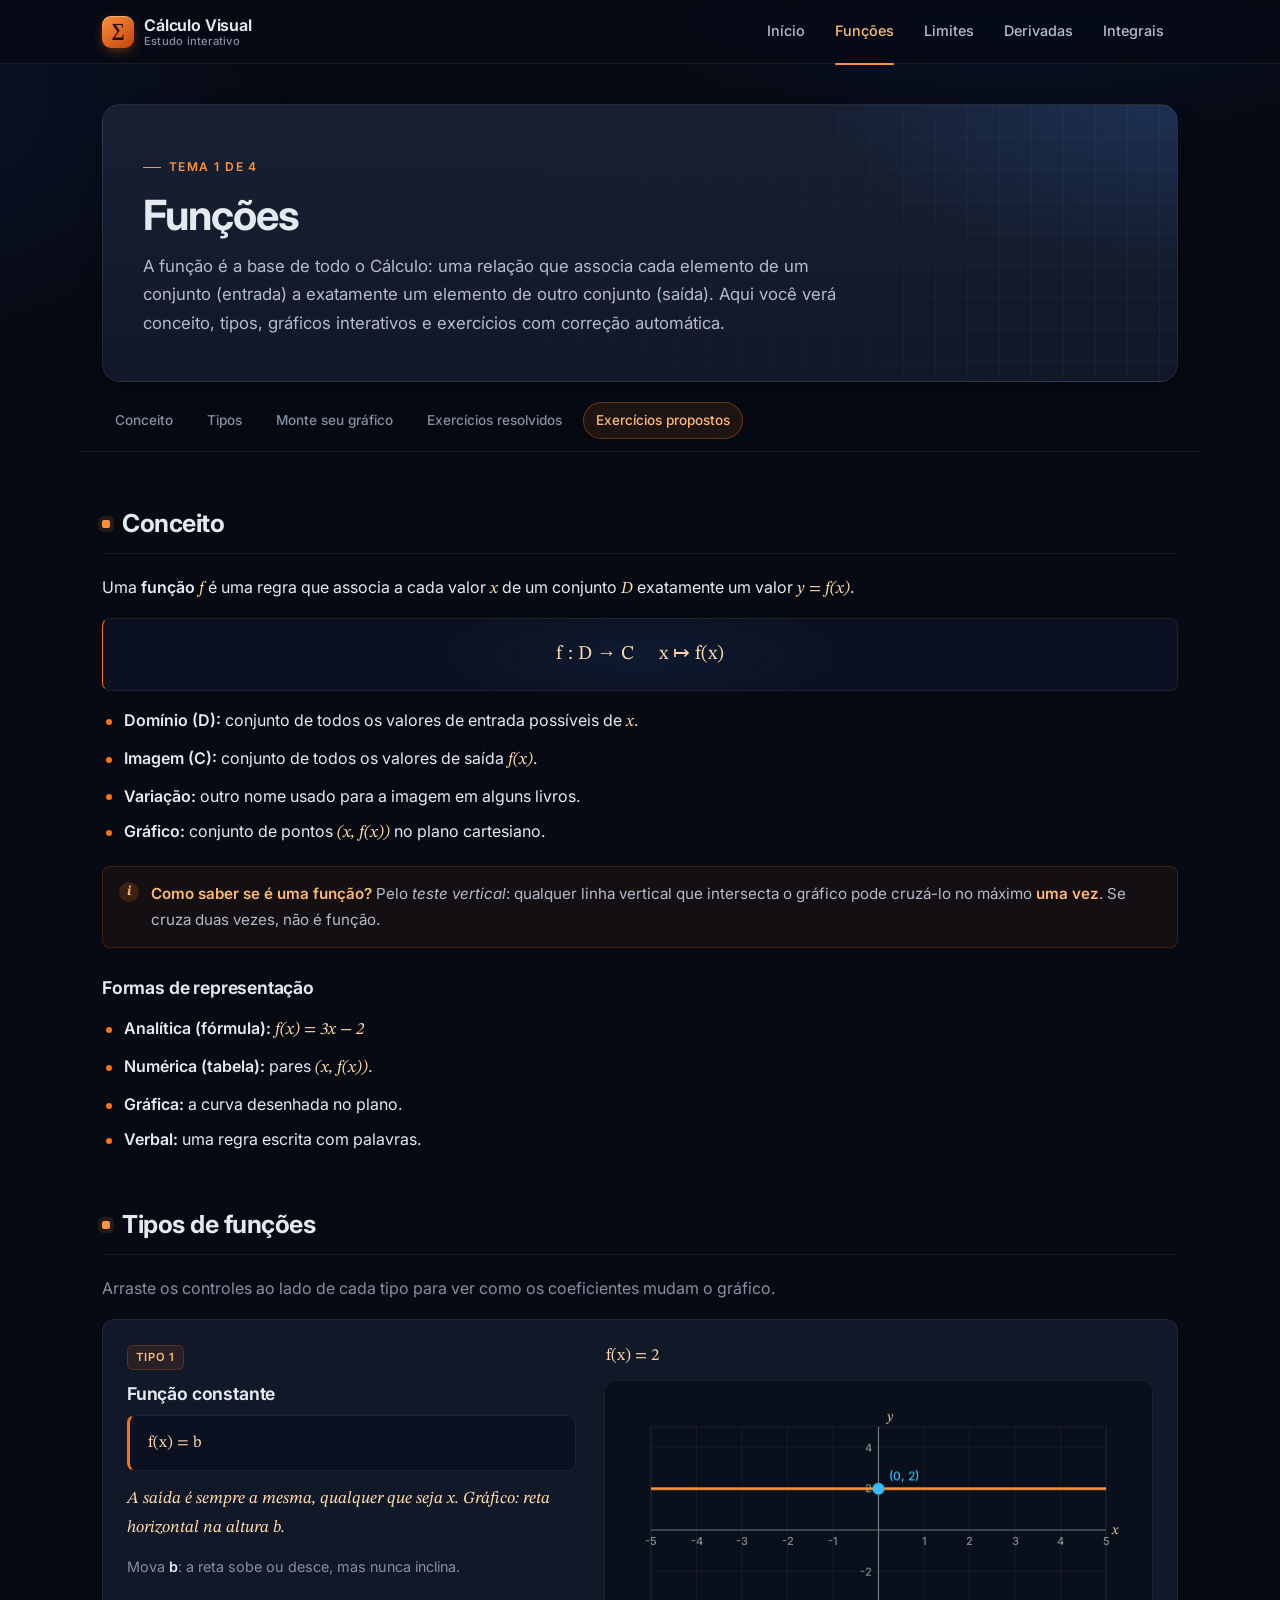
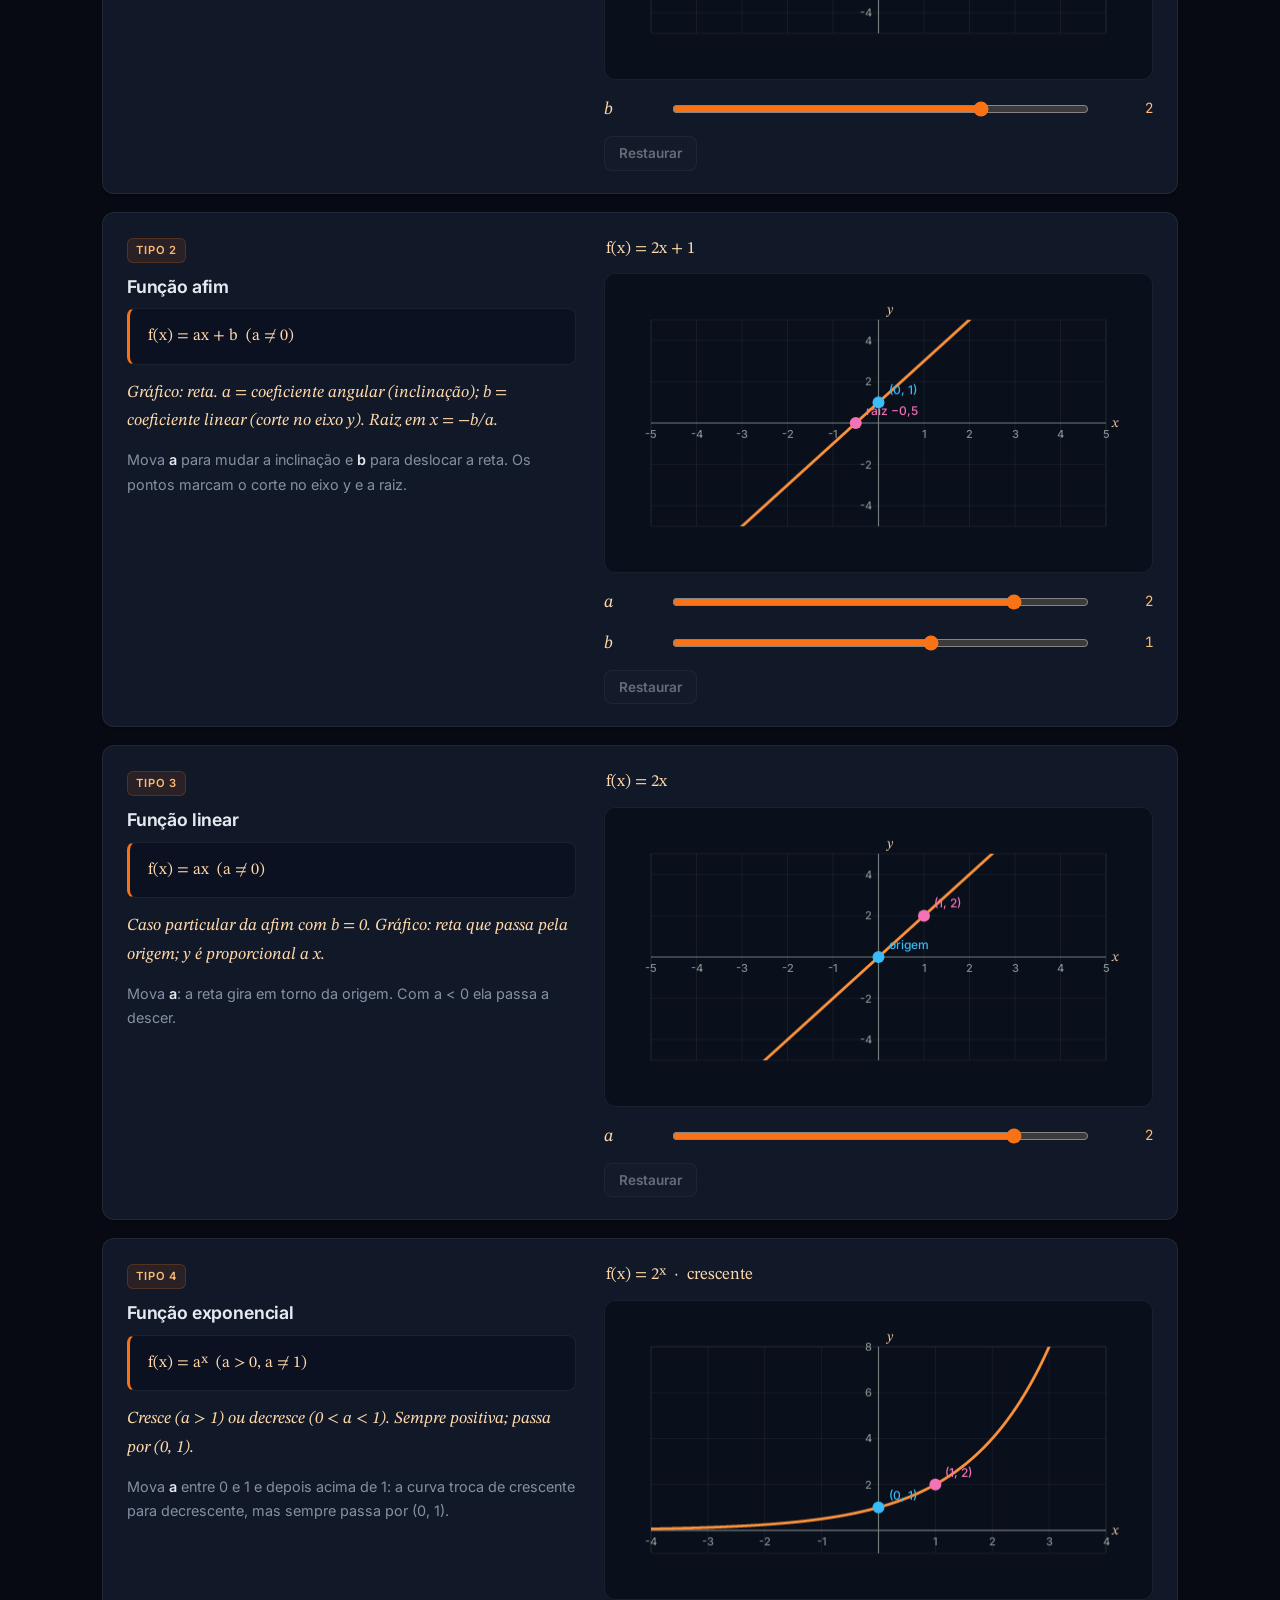
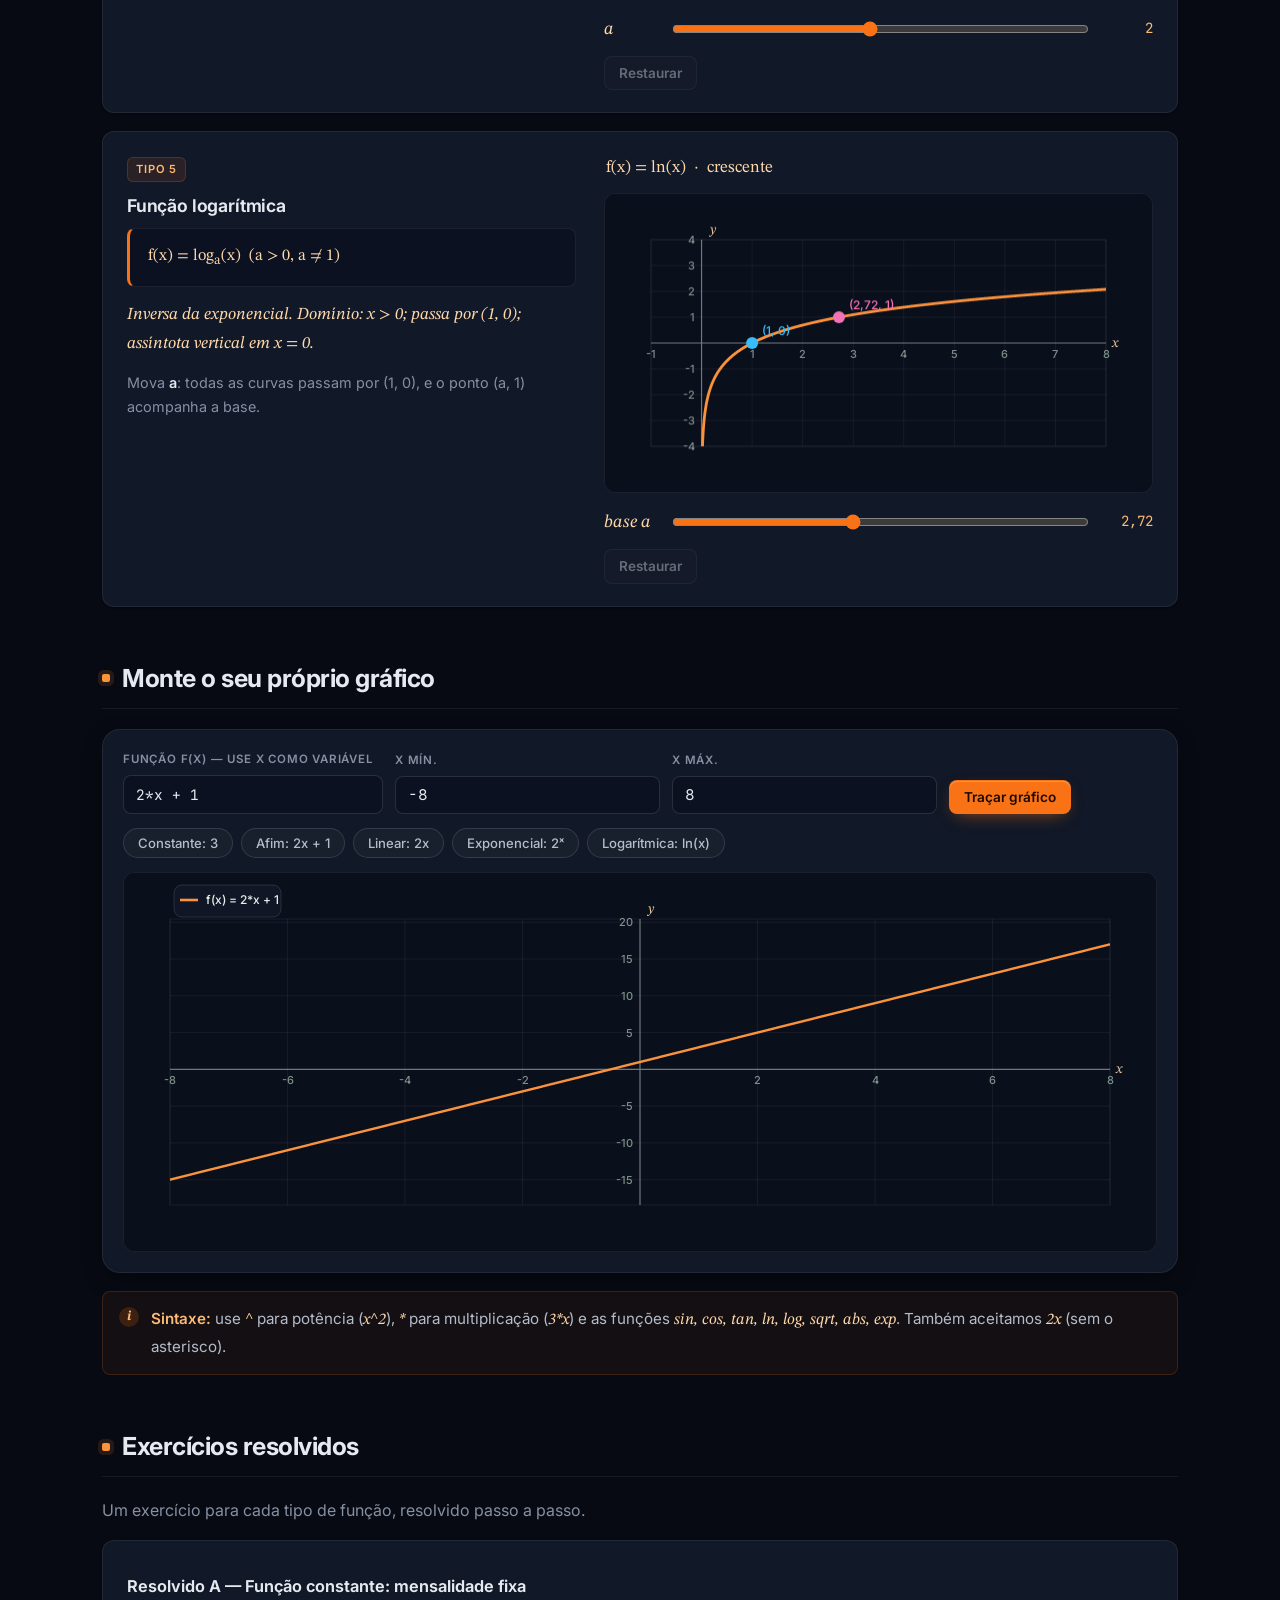
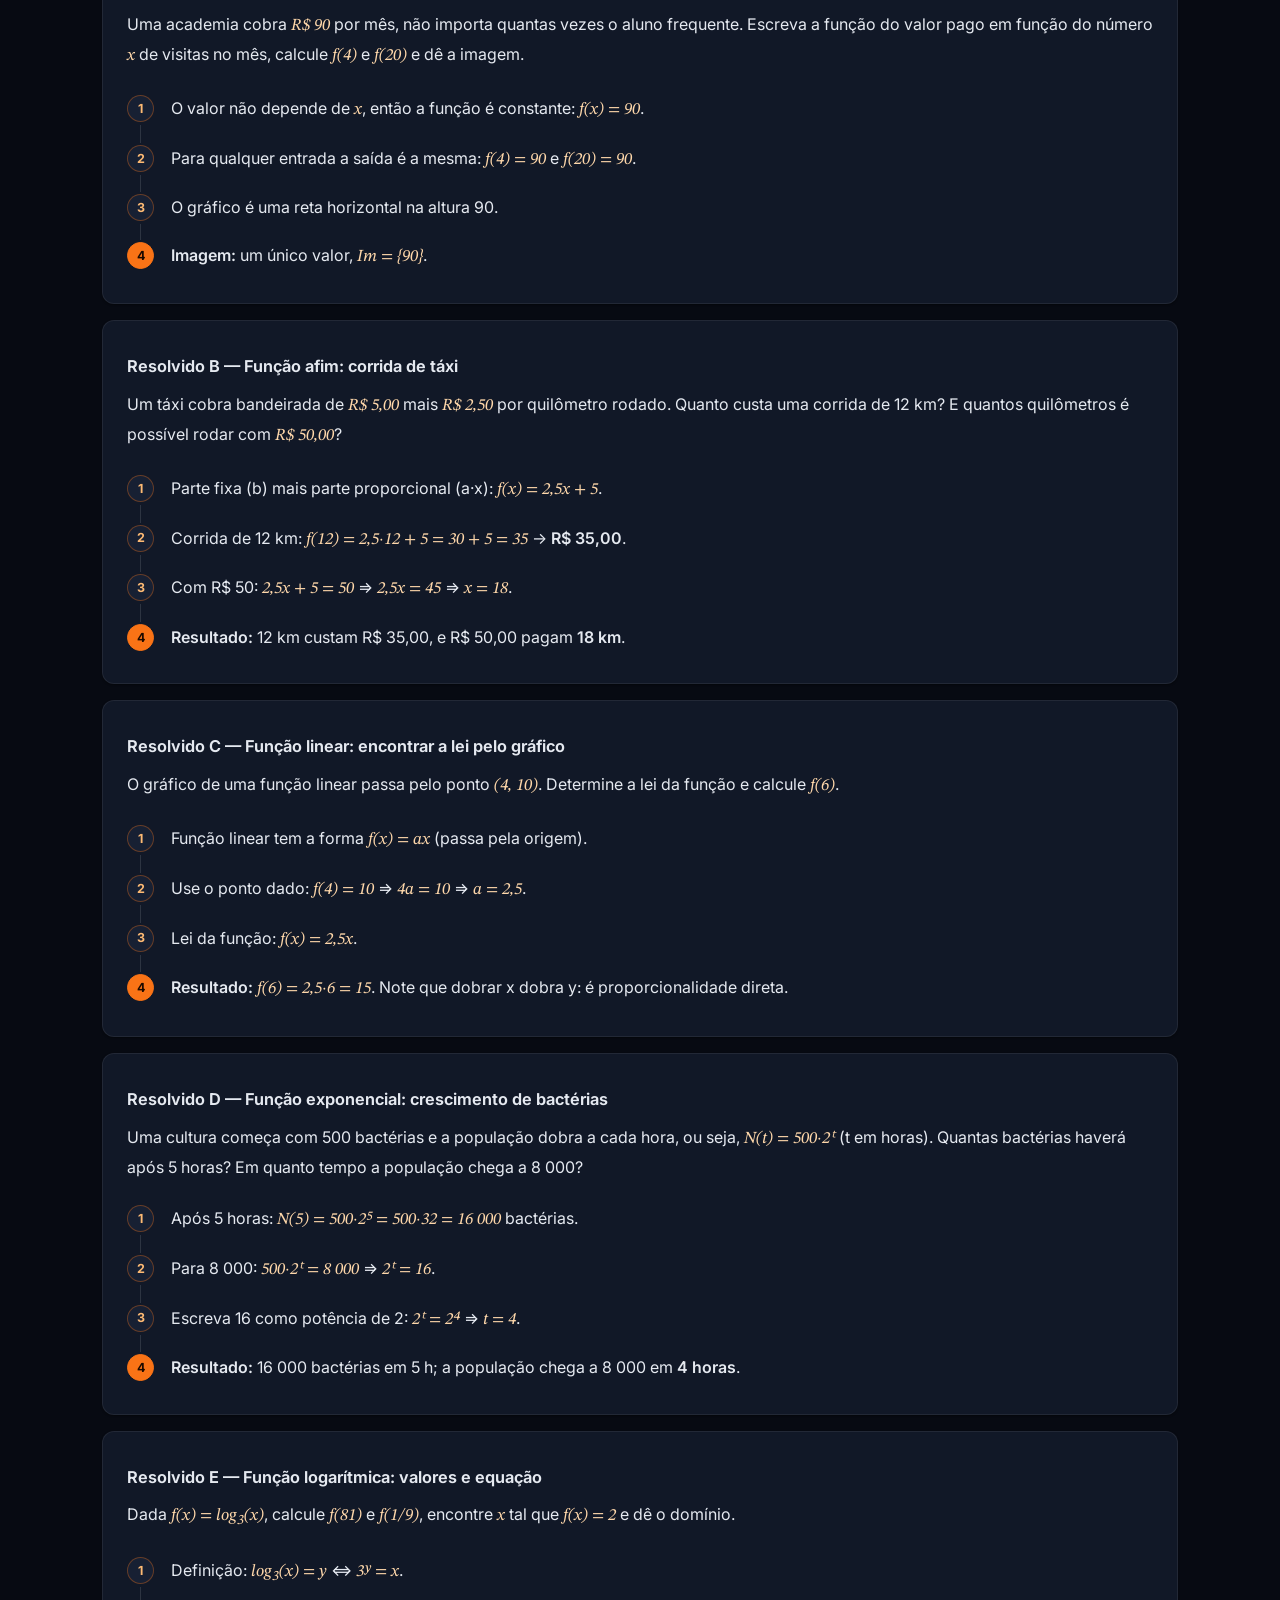
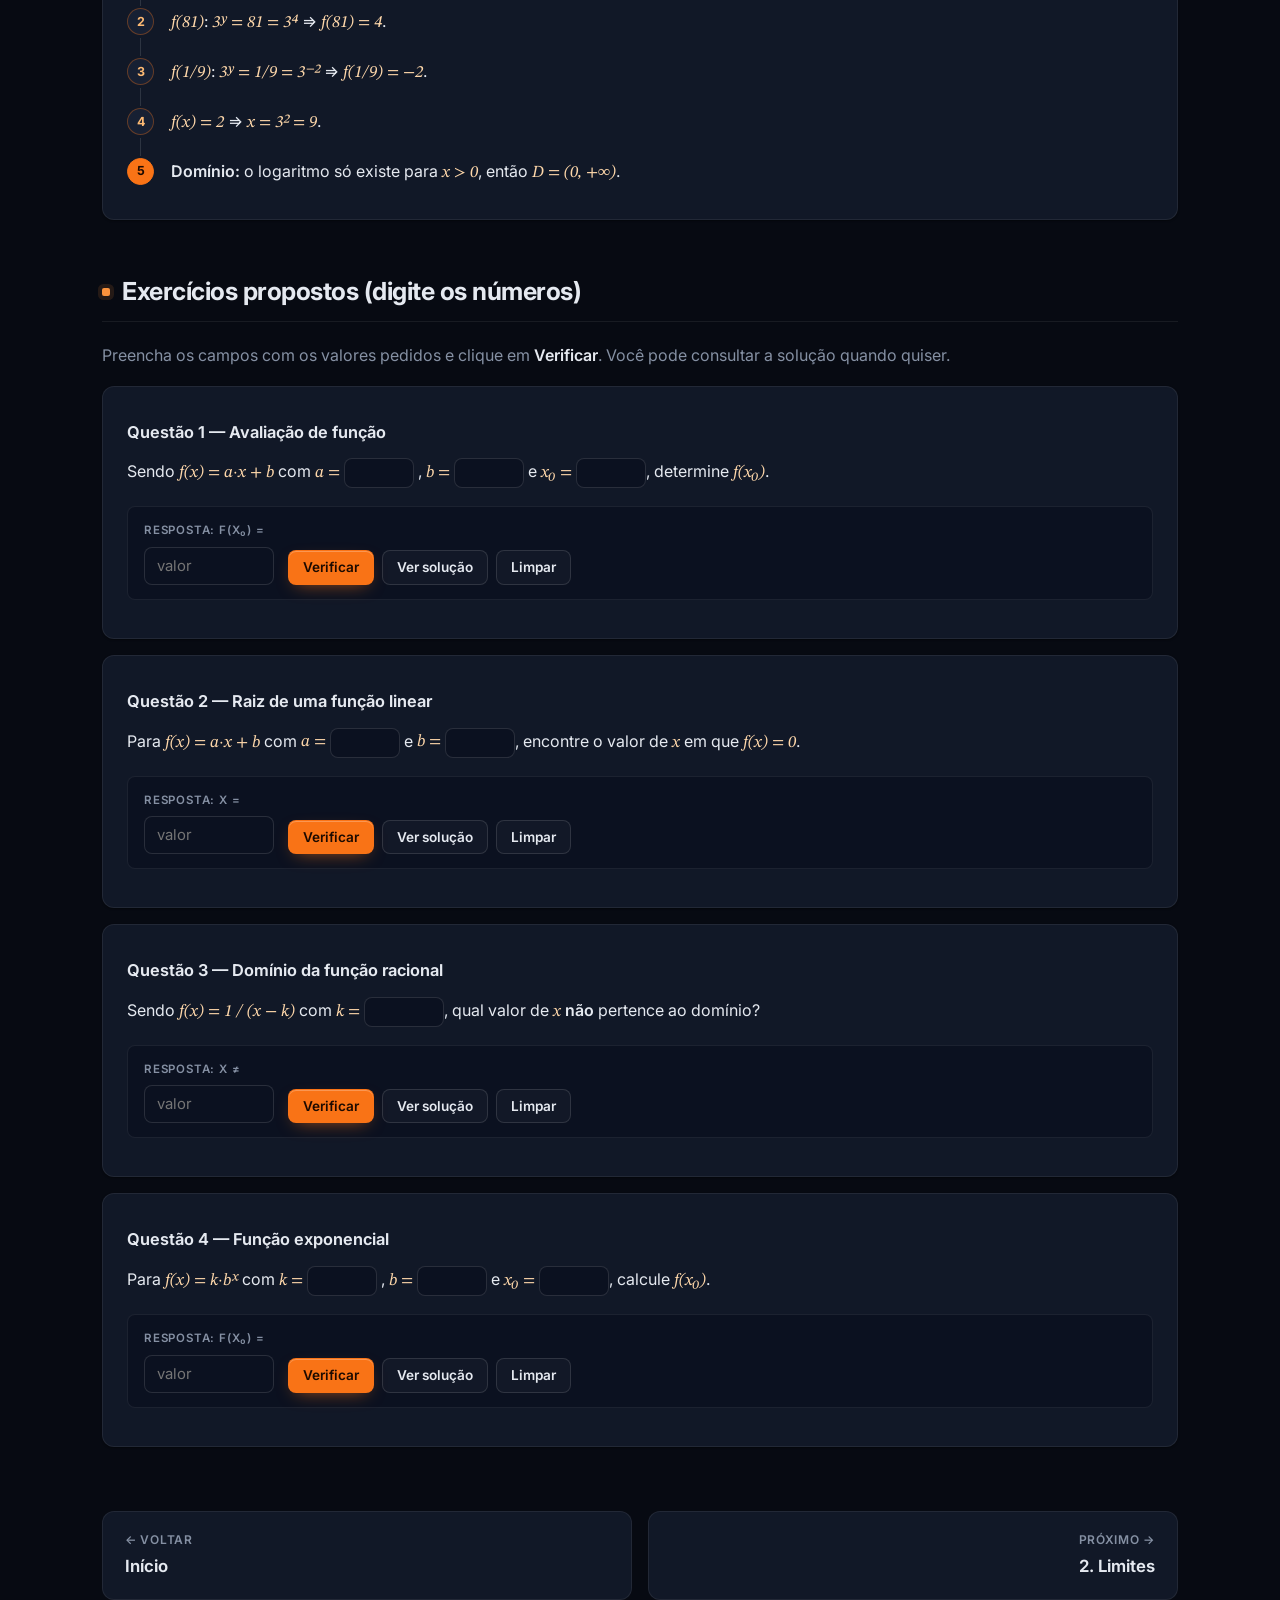
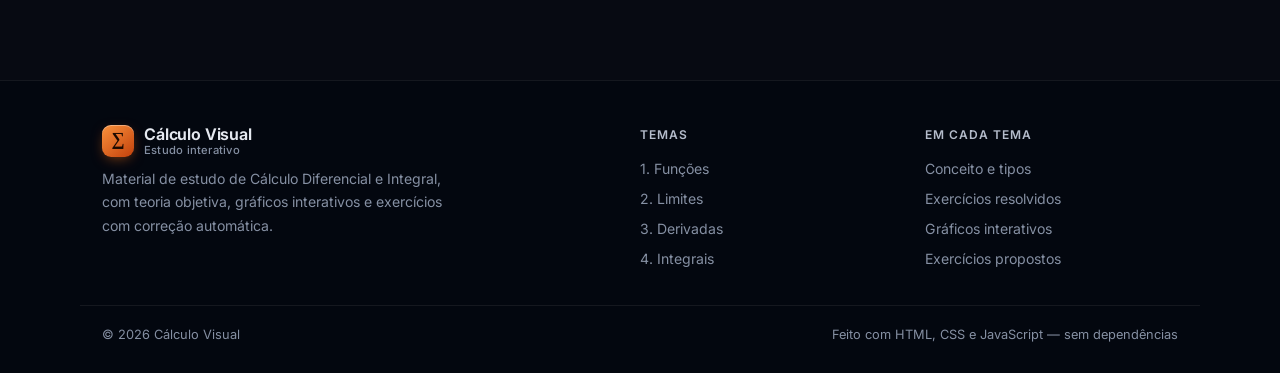
<file: funcoes.html>
<!DOCTYPE html>
<html lang="pt-BR">
<head>
  <meta charset="UTF-8">
  <meta name="viewport" content="width=device-width, initial-scale=1.0">
  <title>Funções — Cálculo Visual</title>
  <meta name="description" content="Funções: conceito, domínio e imagem, tipos principais e gráficos interativos, com exercícios corrigidos automaticamente.">
  <meta property="og:title" content="Funções — Cálculo Visual">
  <meta name="theme-color" content="#070a12">
  <meta property="og:type" content="website">
  <meta property="og:description" content="Funções: conceito, domínio e imagem, tipos principais e gráficos interativos, com exercícios corrigidos automaticamente.">
  <link rel="icon" href="data:image/svg+xml,%3Csvg xmlns='http://www.w3.org/2000/svg' viewBox='0 0 64 64'%3E%3Cdefs%3E%3ClinearGradient id='g' x1='0' y1='0' x2='1' y2='1'%3E%3Cstop offset='0' stop-color='%23fb923c'/%3E%3Cstop offset='1' stop-color='%23c2410c'/%3E%3C/linearGradient%3E%3C/defs%3E%3Crect width='64' height='64' rx='16' fill='url(%23g)'/%3E%3Ctext x='32' y='45' text-anchor='middle' font-family='Georgia,serif' font-size='38' font-weight='700' fill='%231c0a00'%3E%E2%88%91%3C/text%3E%3C/svg%3E">
  <link rel="preconnect" href="https://fonts.googleapis.com">
  <link rel="preconnect" href="https://fonts.gstatic.com" crossorigin>
  <link rel="stylesheet" href="https://fonts.googleapis.com/css2?family=Inter:wght@400;500;600;650;700;750&family=JetBrains+Mono:wght@400;500&family=STIX+Two+Text:ital,wght@0,400;0,600;1,400;1,600&display=swap">
  <link rel="stylesheet" href="css/style.css?v=8">
</head>
<body>

  <nav class="navbar" aria-label="Principal">
    <a class="brand" href="index.html" aria-label="Cálculo Visual — início"><span class="logo">∑</span><span class="brand-text">Cálculo Visual<small>Estudo interativo</small></span></a>
    <button class="nav-toggle" type="button" aria-label="Abrir menu" aria-expanded="false">
      <svg viewBox="0 0 24 24" fill="none" stroke="currentColor" stroke-width="2" stroke-linecap="round"><path d="M4 7h16M4 12h16M4 17h16"/></svg>
    </button>
    <div class="nav-links">
      <a href="index.html">Início</a>
      <a href="funcoes.html" class="active" aria-current="page">Funções</a>
      <a href="limites.html">Limites</a>
      <a href="derivadas.html">Derivadas</a>
      <a href="integrais.html">Integrais</a>
    </div>
  </nav>

  <main class="container">

    <header class="page-header">
      <span class="eyebrow">Tema 1 de 4</span>
      <h1>Funções</h1>
      <p>
        A função é a base de todo o Cálculo: uma relação que associa cada
        elemento de um conjunto (entrada) a exatamente um elemento de outro
        conjunto (saída). Aqui você verá conceito, tipos,
        gráficos interativos e exercícios com correção automática.
      </p>
    </header>

    <section id="sumario">
      <h2>Nesta página</h2>
      <ul class="clean">
        <li><a href="#conceito">Conceito</a> · <a href="#tipos">Tipos</a> ·
          <a href="#graficos">Monte seu gráfico</a> ·
          <a href="#ex-resolvidos">Exercícios resolvidos</a> ·
          <a href="#ex-propostos">Exercícios propostos</a></li>
      </ul>
    </section>

    <!-- ================= CONCEITO ================= -->
    <section id="conceito">
      <h2>Conceito</h2>
      <p>
        Uma <strong>função</strong> <span class="mth">f</span> é uma regra que
        associa a cada valor <span class="mth">x</span> de um conjunto
        <span class="mth">D</span> exatamente um valor
        <span class="mth">y = f(x)</span>.
      </p>
      <span class="formula center">f : D → C &nbsp;&nbsp;&nbsp; x ↦ f(x)</span>
      <ul class="clean">
        <li><strong>Domínio (D):</strong> conjunto de todos os valores de entrada possíveis de <span class="mth">x</span>.</li>
        <li><strong>Imagem (C):</strong> conjunto de todos os valores de saída <span class="mth">f(x)</span>.</li>
        <li><strong>Variação:</strong> outro nome usado para a imagem em alguns livros.</li>
        <li><strong>Gráfico:</strong> conjunto de pontos <span class="mth">(x, f(x))</span> no plano cartesiano.</li>
      </ul>
      <div class="note">
        <strong>Como saber se é uma função?</strong> Pelo <em>teste vertical</em>:
        qualquer linha vertical que intersecta o gráfico pode cruzá-lo no máximo
        <strong>uma vez</strong>. Se cruza duas vezes, não é função.
      </div>
      <h3>Formas de representação</h3>
      <ul class="clean">
        <li><strong>Analítica (fórmula):</strong> <span class="mth">f(x) = 3x − 2</span></li>
        <li><strong>Numérica (tabela):</strong> pares <span class="mth">(x, f(x))</span>.</li>
        <li><strong>Gráfica:</strong> a curva desenhada no plano.</li>
        <li><strong>Verbal:</strong> uma regra escrita com palavras.</li>
      </ul>
    </section>

    <!-- ================= TIPOS ================= -->
    <section id="tipos">
      <h2>Tipos de funções</h2>
      <p class="muted">Arraste os controles ao lado de cada tipo para ver como os coeficientes mudam o gráfico.</p>
      <div class="type-list">
        <article class="card type-card" data-type="constante">
          <div class="type-info">
            <span class="tag">Tipo 1</span>
            <h3>Função constante</h3>
            <span class="formula">f(x) = b</span>
            <p class="mth">A saída é sempre a mesma, qualquer que seja x. Gráfico: reta horizontal na altura b.</p>
            <p class="muted try">Mova <strong>b</strong>: a reta sobe ou desce, mas nunca inclina.</p>
          </div>
          <div class="type-plot">
            <p class="plot-caption type-live" aria-live="polite"></p>
            <canvas></canvas>
            <div class="sliders"></div>
            <button type="button" class="btn small ghost type-reset">Restaurar</button>
          </div>
        </article>
        <article class="card type-card" data-type="afim">
          <div class="type-info">
            <span class="tag">Tipo 2</span>
            <h3>Função afim</h3>
            <span class="formula">f(x) = ax + b &nbsp;(a ≠ 0)</span>
            <p class="mth">Gráfico: reta. a = coeficiente angular (inclinação); b = coeficiente linear (corte no eixo y). Raiz em x = −b/a.</p>
            <p class="muted try">Mova <strong>a</strong> para mudar a inclinação e <strong>b</strong> para deslocar a reta. Os pontos marcam o corte no eixo y e a raiz.</p>
          </div>
          <div class="type-plot">
            <p class="plot-caption type-live" aria-live="polite"></p>
            <canvas></canvas>
            <div class="sliders"></div>
            <button type="button" class="btn small ghost type-reset">Restaurar</button>
          </div>
        </article>
        <article class="card type-card" data-type="linear">
          <div class="type-info">
            <span class="tag">Tipo 3</span>
            <h3>Função linear</h3>
            <span class="formula">f(x) = ax &nbsp;(a ≠ 0)</span>
            <p class="mth">Caso particular da afim com b = 0. Gráfico: reta que passa pela origem; y é proporcional a x.</p>
            <p class="muted try">Mova <strong>a</strong>: a reta gira em torno da origem. Com a &lt; 0 ela passa a descer.</p>
          </div>
          <div class="type-plot">
            <p class="plot-caption type-live" aria-live="polite"></p>
            <canvas></canvas>
            <div class="sliders"></div>
            <button type="button" class="btn small ghost type-reset">Restaurar</button>
          </div>
        </article>
        <article class="card type-card" data-type="exponencial">
          <div class="type-info">
            <span class="tag">Tipo 4</span>
            <h3>Função exponencial</h3>
            <span class="formula">f(x) = aˣ &nbsp;(a &gt; 0, a ≠ 1)</span>
            <p class="mth">Cresce (a &gt; 1) ou decresce (0 &lt; a &lt; 1). Sempre positiva; passa por (0, 1).</p>
            <p class="muted try">Mova <strong>a</strong> entre 0 e 1 e depois acima de 1: a curva troca de crescente para decrescente, mas sempre passa por (0, 1).</p>
          </div>
          <div class="type-plot">
            <p class="plot-caption type-live" aria-live="polite"></p>
            <canvas></canvas>
            <div class="sliders"></div>
            <button type="button" class="btn small ghost type-reset">Restaurar</button>
          </div>
        </article>
        <article class="card type-card" data-type="logaritmica">
          <div class="type-info">
            <span class="tag">Tipo 5</span>
            <h3>Função logarítmica</h3>
            <span class="formula">f(x) = log<sub>a</sub>(x) &nbsp;(a &gt; 0, a ≠ 1)</span>
            <p class="mth">Inversa da exponencial. Domínio: x &gt; 0; passa por (1, 0); assíntota vertical em x = 0.</p>
            <p class="muted try">Mova <strong>a</strong>: todas as curvas passam por (1, 0), e o ponto (a, 1) acompanha a base.</p>
          </div>
          <div class="type-plot">
            <p class="plot-caption type-live" aria-live="polite"></p>
            <canvas></canvas>
            <div class="sliders"></div>
            <button type="button" class="btn small ghost type-reset">Restaurar</button>
          </div>
        </article>
      </div>
    </section>

    <!-- ================= GRÁFICOS ================= -->
    <section id="graficos">
      <h2>Monte o seu próprio gráfico</h2>
      <div class="plot-box">
        <div class="plot-controls">
          <div class="field">
            <label for="fn-expr">Função f(x) — use x como variável</label>
            <input type="text" id="fn-expr" class="wide" value="2*x + 1" placeholder="ex.: 2*x + 1">
          </div>
          <div class="field"><label for="fn-xmin">x mín.</label><input type="number" id="fn-xmin" value="-8" step="any"></div>
          <div class="field"><label for="fn-xmax">x máx.</label><input type="number" id="fn-xmax" value="8" step="any"></div>
          <button class="btn small" id="fn-plot">Traçar gráfico</button>
        </div>

        <div class="preset-row">
          <button class="chip" data-expr="3">Constante: 3</button>
          <button class="chip" data-expr="2*x + 1">Afim: 2x + 1</button>
          <button class="chip" data-expr="2*x">Linear: 2x</button>
          <button class="chip" data-expr="2^x">Exponencial: 2ˣ</button>
          <button class="chip" data-expr="ln(x)">Logarítmica: ln(x)</button>
        </div>

        <canvas id="fn-canvas" style="margin-top:14px"></canvas>
        <p class="muted" id="fn-erro" style="color:var(--danger)"></p>
      </div>
      <div class="note">
        <strong>Sintaxe:</strong> use <span class="mth">^</span> para potência
        (<span class="mth">x^2</span>), <span class="mth">*</span> para multiplicação
        (<span class="mth">3*x</span>) e as funções
        <span class="mth">sin, cos, tan, ln, log, sqrt, abs, exp</span>.
        Também aceitamos <span class="mth">2x</span> (sem o asterisco).
      </div>
    </section>

    <!-- ================= EXERCÍCIOS RESOLVIDOS ================= -->
    <section id="ex-resolvidos">
      <h2>Exercícios resolvidos</h2>
      <p class="muted">Um exercício para cada tipo de função, resolvido passo a passo.</p>

      <div class="exercise">
        <p class="q-title">Resolvido A — Função constante: mensalidade fixa</p>
        <p>
          Uma academia cobra <span class="mth">R$ 90</span> por mês, não importa quantas vezes
          o aluno frequente. Escreva a função do valor pago em função do número
          <span class="mth">x</span> de visitas no mês, calcule <span class="mth">f(4)</span> e
          <span class="mth">f(20)</span> e dê a imagem.
        </p>
        <ol class="steps">
          <li>O valor não depende de <span class="mth">x</span>, então a função é constante: <span class="mth">f(x) = 90</span>.</li>
          <li>Para qualquer entrada a saída é a mesma: <span class="mth">f(4) = 90</span> e <span class="mth">f(20) = 90</span>.</li>
          <li>O gráfico é uma reta horizontal na altura 90.</li>
          <li><strong>Imagem:</strong> um único valor, <span class="mth">Im = {90}</span>.</li>
        </ol>
      </div>

      <div class="exercise">
        <p class="q-title">Resolvido B — Função afim: corrida de táxi</p>
        <p>
          Um táxi cobra bandeirada de <span class="mth">R$ 5,00</span> mais
          <span class="mth">R$ 2,50</span> por quilômetro rodado. Quanto custa uma corrida de
          12 km? E quantos quilômetros é possível rodar com <span class="mth">R$ 50,00</span>?
        </p>
        <ol class="steps">
          <li>Parte fixa (b) mais parte proporcional (a·x): <span class="mth">f(x) = 2,5x + 5</span>.</li>
          <li>Corrida de 12 km: <span class="mth">f(12) = 2,5·12 + 5 = 30 + 5 = 35</span> → <strong>R$ 35,00</strong>.</li>
          <li>Com R$ 50: <span class="mth">2,5x + 5 = 50</span> ⇒ <span class="mth">2,5x = 45</span> ⇒ <span class="mth">x = 18</span>.</li>
          <li><strong>Resultado:</strong> 12 km custam R$ 35,00, e R$ 50,00 pagam <strong>18 km</strong>.</li>
        </ol>
      </div>

      <div class="exercise">
        <p class="q-title">Resolvido C — Função linear: encontrar a lei pelo gráfico</p>
        <p>
          O gráfico de uma função linear passa pelo ponto <span class="mth">(4, 10)</span>.
          Determine a lei da função e calcule <span class="mth">f(6)</span>.
        </p>
        <ol class="steps">
          <li>Função linear tem a forma <span class="mth">f(x) = ax</span> (passa pela origem).</li>
          <li>Use o ponto dado: <span class="mth">f(4) = 10</span> ⇒ <span class="mth">4a = 10</span> ⇒ <span class="mth">a = 2,5</span>.</li>
          <li>Lei da função: <span class="mth">f(x) = 2,5x</span>.</li>
          <li><strong>Resultado:</strong> <span class="mth">f(6) = 2,5·6 = 15</span>. Note que dobrar x dobra y: é proporcionalidade direta.</li>
        </ol>
      </div>

      <div class="exercise">
        <p class="q-title">Resolvido D — Função exponencial: crescimento de bactérias</p>
        <p>
          Uma cultura começa com 500 bactérias e a população dobra a cada hora, ou seja,
          <span class="mth">N(t) = 500·2ᵗ</span> (t em horas). Quantas bactérias haverá após
          5 horas? Em quanto tempo a população chega a 8 000?
        </p>
        <ol class="steps">
          <li>Após 5 horas: <span class="mth">N(5) = 500·2⁵ = 500·32 = 16 000</span> bactérias.</li>
          <li>Para 8 000: <span class="mth">500·2ᵗ = 8 000</span> ⇒ <span class="mth">2ᵗ = 16</span>.</li>
          <li>Escreva 16 como potência de 2: <span class="mth">2ᵗ = 2⁴</span> ⇒ <span class="mth">t = 4</span>.</li>
          <li><strong>Resultado:</strong> 16 000 bactérias em 5 h; a população chega a 8 000 em <strong>4 horas</strong>.</li>
        </ol>
      </div>

      <div class="exercise">
        <p class="q-title">Resolvido E — Função logarítmica: valores e equação</p>
        <p>
          Dada <span class="mth">f(x) = log<sub>3</sub>(x)</span>, calcule
          <span class="mth">f(81)</span> e <span class="mth">f(1/9)</span>, encontre
          <span class="mth">x</span> tal que <span class="mth">f(x) = 2</span> e dê o domínio.
        </p>
        <ol class="steps">
          <li>Definição: <span class="mth">log<sub>3</sub>(x) = y</span> ⇔ <span class="mth">3ʸ = x</span>.</li>
          <li><span class="mth">f(81)</span>: <span class="mth">3ʸ = 81 = 3⁴</span> ⇒ <span class="mth">f(81) = 4</span>.</li>
          <li><span class="mth">f(1/9)</span>: <span class="mth">3ʸ = 1/9 = 3⁻²</span> ⇒ <span class="mth">f(1/9) = −2</span>.</li>
          <li><span class="mth">f(x) = 2</span> ⇒ <span class="mth">x = 3² = 9</span>.</li>
          <li><strong>Domínio:</strong> o logaritmo só existe para <span class="mth">x &gt; 0</span>, então <span class="mth">D = (0, +∞)</span>.</li>
        </ol>
      </div>
    </section>

    <!-- ================= EXERCÍCIOS PROPOSTOS ================= -->
    <section id="ex-propostos">
      <h2>Exercícios propostos (digite os números)</h2>
      <p class="muted">
        Preencha os campos com os valores pedidos e clique em
        <strong>Verificar</strong>. Você pode consultar a solução quando quiser.
      </p>

      <!-- Q1 -->
      <div class="exercise" data-expect="a*x0 + b"
           data-plot="fn: a*x + b | point: x0, a*x0 + b | caption: Gráfico de f(x) = a·x + b com o ponto (x₀, f(x₀))" data-tol="0.01"
           data-success="<strong>Correto!</strong> Você calculou f(x₀) certinho. 🎯">
        <p class="q-title">Questão 1 — Avaliação de função</p>
        <p>
          Sendo <span class="mth">f(x) = a·x + b</span> com
          <span class="mth">a = <input type="number" data-var="a" step="any" size="4" style="width:70px"> </span>,
          <span class="mth">b = <input type="number" data-var="b" step="any" style="width:70px"> </span>
          e <span class="mth">x₀ = <input type="number" data-var="x0" step="any" style="width:70px"></span>,
          determine <span class="mth">f(x₀)</span>.
        </p>
        <div class="inputs-row">
          <div class="field answer-field">
            <label>Resposta: f(x₀) =</label>
            <input type="number" data-answer step="any" placeholder="valor">
          </div>
          <div class="actions">
            <button class="btn small btn-check">Verificar</button>
            <button class="btn small ghost btn-solution">Ver solução</button>
            <button class="btn small ghost btn-reset">Limpar</button>
          </div>
        </div>
        <div class="feedback"></div>
        <div class="solution">
          <h4>Solução passo a passo</h4>
          <ol class="steps">
            <li>Escreva a função com os valores: <span class="mth">f(x) = a·x + b</span>.</li>
            <li>Substitua <span class="mth">x</span> por <span class="mth">x₀</span>: <span class="mth">f(x₀) = a·x₀ + b</span>.</li>
            <li>Multiplique <span class="mth">a</span> por <span class="mth">x₀</span> e some <span class="mth">b</span>.</li>
            <li>Fórmula usada: <span class="mth">f(x₀) = a·x₀ + b</span>.</li>
          </ol>
        </div>
      </div>

      <!-- Q2 -->
      <div class="exercise" data-expect="-b/a"
           data-plot="fn: a*x + b | point: -b/a, 0 | caption: A raiz é onde a reta corta o eixo x" data-tol="0.01"
           data-success="<strong>Excelente!</strong> Raiz encontrada corretamente. 🎯">
        <p class="q-title">Questão 2 — Raiz de uma função linear</p>
        <p>
          Para <span class="mth">f(x) = a·x + b</span> com
          <span class="mth">a = <input type="number" data-var="a" step="any" style="width:70px"> </span>
          e <span class="mth">b = <input type="number" data-var="b" step="any" style="width:70px"></span>,
          encontre o valor de <span class="mth">x</span> em que
          <span class="mth">f(x) = 0</span>.
        </p>
        <div class="inputs-row">
          <div class="field answer-field">
            <label>Resposta: x =</label>
            <input type="number" data-answer step="any" placeholder="valor">
          </div>
          <div class="actions">
            <button class="btn small btn-check">Verificar</button>
            <button class="btn small ghost btn-solution">Ver solução</button>
            <button class="btn small ghost btn-reset">Limpar</button>
          </div>
        </div>
        <div class="feedback"></div>
        <div class="solution">
          <h4>Solução passo a passo</h4>
          <ol class="steps">
            <li>Iguale a função a zero: <span class="mth">a·x + b = 0</span>.</li>
            <li>Isole o termo com x: <span class="mth">a·x = −b</span>.</li>
            <li>Divida por <span class="mth">a</span>: <span class="mth">x = −b / a</span>.</li>
          </ol>
        </div>
      </div>

      <!-- Q3 -->
      <div class="exercise" data-expect="k"
           data-plot="fn: 1/(x - k) | vline: k | x: k - 6, k + 6 | y: -6, 6 | caption: f(x) = 1/(x − k) não existe em x = k (assíntota vertical)" data-tol="0.0001"
           data-success="<strong>Certo!</strong> Esse é o ponto proibido do domínio. 🎯">
        <p class="q-title">Questão 3 — Domínio da função racional</p>
        <p>
          Sendo <span class="mth">f(x) = 1 / (x − k)</span> com
          <span class="mth">k = <input type="number" data-var="k" step="any" style="width:80px"></span>,
          qual valor de <span class="mth">x</span> <strong>não</strong> pertence ao domínio?
        </p>
        <div class="inputs-row">
          <div class="field answer-field">
            <label>Resposta: x ≠</label>
            <input type="number" data-answer step="any" placeholder="valor">
          </div>
          <div class="actions">
            <button class="btn small btn-check">Verificar</button>
            <button class="btn small ghost btn-solution">Ver solução</button>
            <button class="btn small ghost btn-reset">Limpar</button>
          </div>
        </div>
        <div class="feedback"></div>
        <div class="solution">
          <h4>Solução passo a passo</h4>
          <ol class="steps">
            <li>O denominador não pode ser zero: <span class="mth">x − k ≠ 0</span>.</li>
            <li>Portanto <span class="mth">x ≠ k</span>.</li>
            <li><strong>Domínio:</strong> <span class="mth">D = ℝ − {k}</span>.</li>
          </ol>
        </div>
      </div>

      <!-- Q4 -->
      <div class="exercise" data-expect="k*b^x0"
           data-plot="fn: k*b^x | point: x0, k*b^x0 | caption: Curva exponencial com o ponto (x₀, f(x₀))" data-tol="0.01"
           data-success="<strong>Correto!</strong> Função exponencial dominada. 🎯">
        <p class="q-title">Questão 4 — Função exponencial</p>
        <p>
          Para <span class="mth">f(x) = k·bˣ</span> com
          <span class="mth">k = <input type="number" data-var="k" step="any" style="width:70px"> </span>,
          <span class="mth">b = <input type="number" data-var="b" step="any" style="width:70px"> </span> e
          <span class="mth">x₀ = <input type="number" data-var="x0" step="any" style="width:70px"></span>,
          calcule <span class="mth">f(x₀)</span>.
        </p>
        <div class="inputs-row">
          <div class="field answer-field">
            <label>Resposta: f(x₀) =</label>
            <input type="number" data-answer step="any" placeholder="valor">
          </div>
          <div class="actions">
            <button class="btn small btn-check">Verificar</button>
            <button class="btn small ghost btn-solution">Ver solução</button>
            <button class="btn small ghost btn-reset">Limpar</button>
          </div>
        </div>
        <div class="feedback"></div>
        <div class="solution">
          <h4>Solução passo a passo</h4>
          <ol class="steps">
            <li>Substitua: <span class="mth">f(x₀) = k · b<sup>x₀</sup></span>.</li>
            <li>Calcule a potência <span class="mth">b<sup>x₀</sup></span> e multiplique por <span class="mth">k</span>.</li>
            <li>Use a calculadora para potências com expoente decimal.</li>
          </ol>
        </div>
      </div>
    </section>

    <nav class="page-nav" aria-label="Navegação entre temas">
      <a class="prev" href="index.html"><small>← Voltar</small><span>Início</span></a>
      <a class="next" href="limites.html"><small>Próximo →</small><span>2. Limites</span></a>
    </nav>

  </main>

  <footer class="footer">
    <div class="footer-inner">
      <div>
        <a class="brand" href="index.html" aria-label="Cálculo Visual — início"><span class="logo">∑</span><span class="brand-text">Cálculo Visual<small>Estudo interativo</small></span></a>
        <p>Material de estudo de Cálculo Diferencial e Integral, com teoria objetiva, gráficos interativos e exercícios com correção automática.</p>
      </div>
      <div>
        <h5>Temas</h5>
        <ul>
          <li><a href="funcoes.html">1. Funções</a></li>
          <li><a href="limites.html">2. Limites</a></li>
          <li><a href="derivadas.html">3. Derivadas</a></li>
          <li><a href="integrais.html">4. Integrais</a></li>
        </ul>
      </div>
      <div>
        <h5>Em cada tema</h5>
        <ul>
          <li>Conceito e tipos</li>
          <li>Exercícios resolvidos</li>
          <li>Gráficos interativos</li>
          <li>Exercícios propostos</li>
        </ul>
      </div>
    </div>
    <div class="footer-bottom">
      <span>© 2026 Cálculo Visual</span>
      <span>Feito com HTML, CSS e JavaScript — sem dependências</span>
    </div>
  </footer>

  <script src="js/math.js?v=8"></script>
  <script src="js/graph.js?v=8"></script>
  <script src="js/exercises.js?v=8"></script>
  <script src="js/types.js?v=13"></script>
  <script>
    /* ---- explorador de gráficos ---- */
    const fnCanvas = document.getElementById('fn-canvas');
    const fnExpr = document.getElementById('fn-expr');
    const fnErro = document.getElementById('fn-erro');

    function plotFn() {
      const expr = fnExpr.value.trim();
      const xmin = parseFloat(document.getElementById('fn-xmin').value);
      const xmax = parseFloat(document.getElementById('fn-xmax').value);
      fnErro.textContent = '';
      try {
        MathParser.compile(expr); // valida a expressão
      } catch (e) {
        fnErro.textContent = 'Erro na expressão: ' + e.message;
        return;
      }
      Plot.draw(fnCanvas, [{ expr: expr, color: '#fb923c', label: 'f(x) = ' + expr }],
        { xmin: isFinite(xmin) ? xmin : -8, xmax: isFinite(xmax) ? xmax : 8 });
    }

    document.getElementById('fn-plot').addEventListener('click', plotFn);
    fnExpr.addEventListener('keydown', e => { if (e.key === 'Enter') plotFn(); });
    document.querySelectorAll('.chip[data-expr]').forEach(chip => {
      chip.addEventListener('click', () => {
        fnExpr.value = chip.dataset.expr;
        plotFn();
      });
    });
    plotFn();
  </script>
  <script src="js/ui.js?v=8"></script>
</body>
</html>
</file>
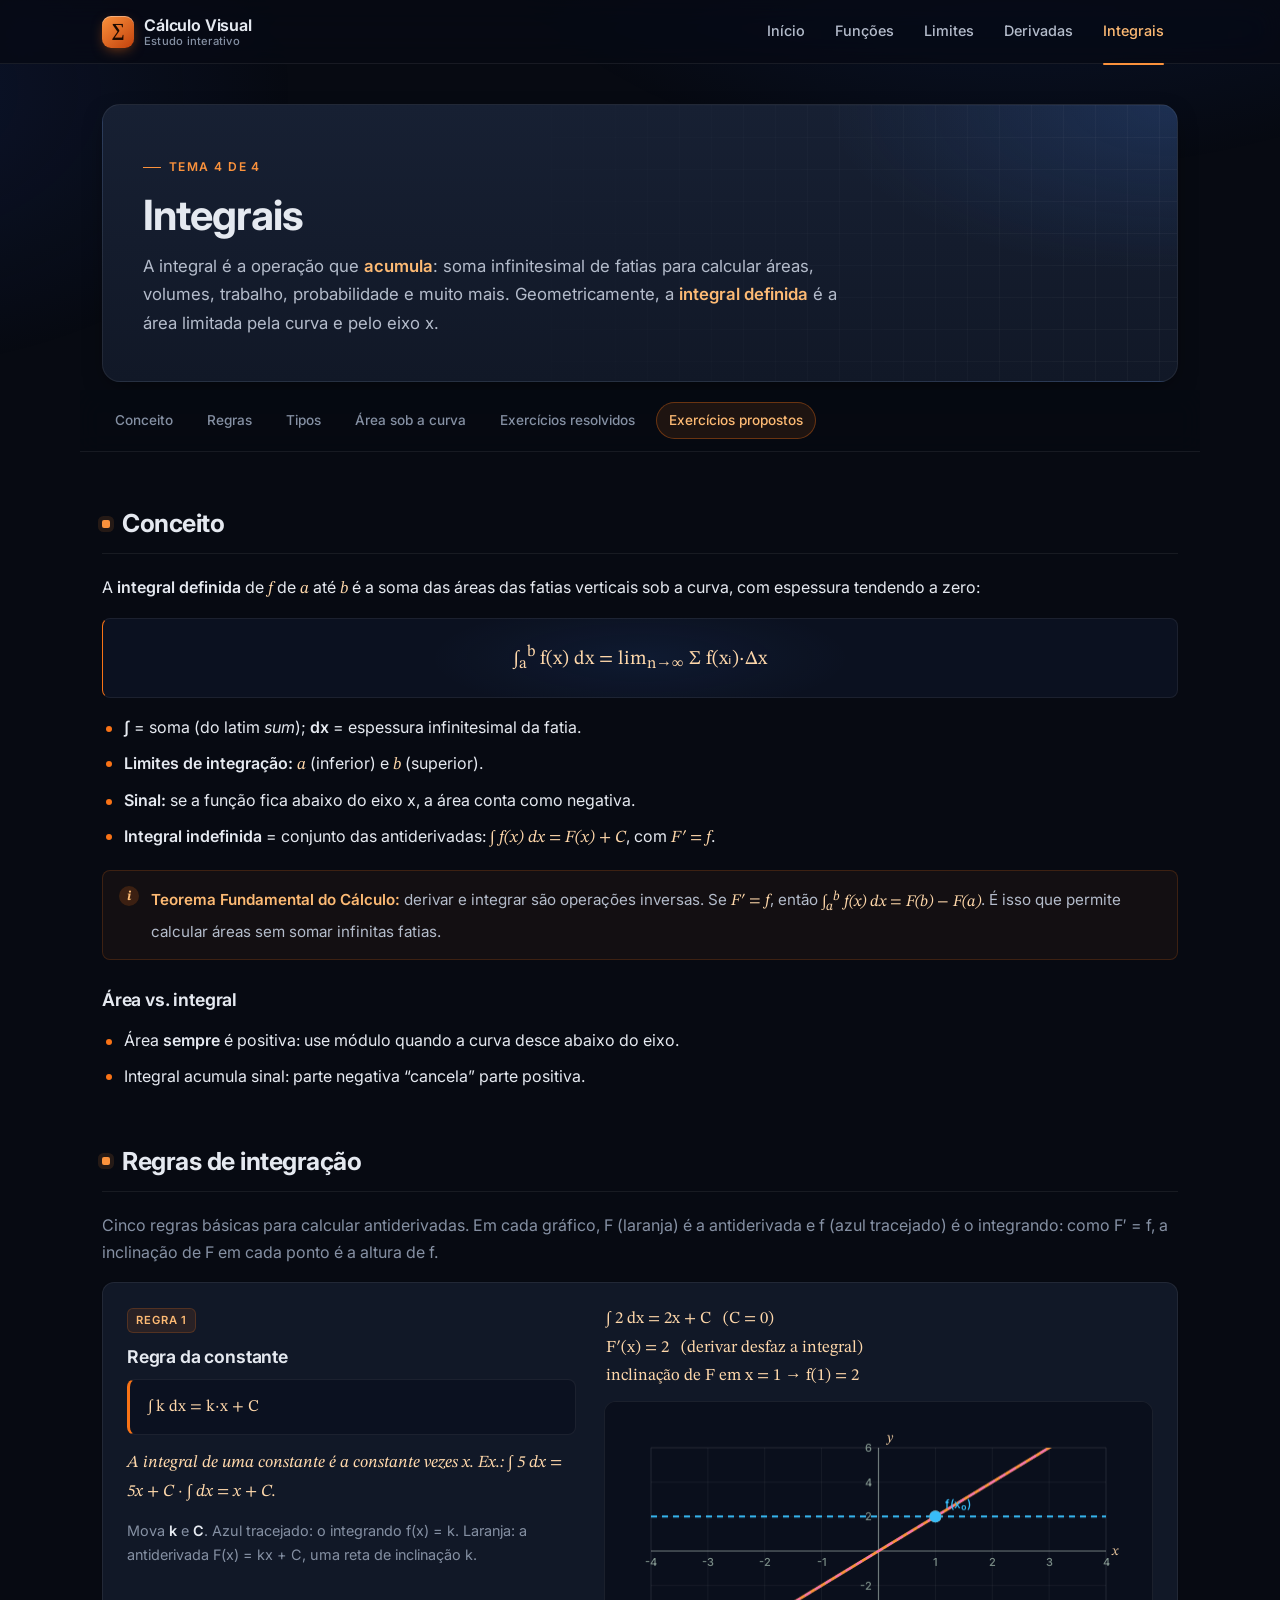
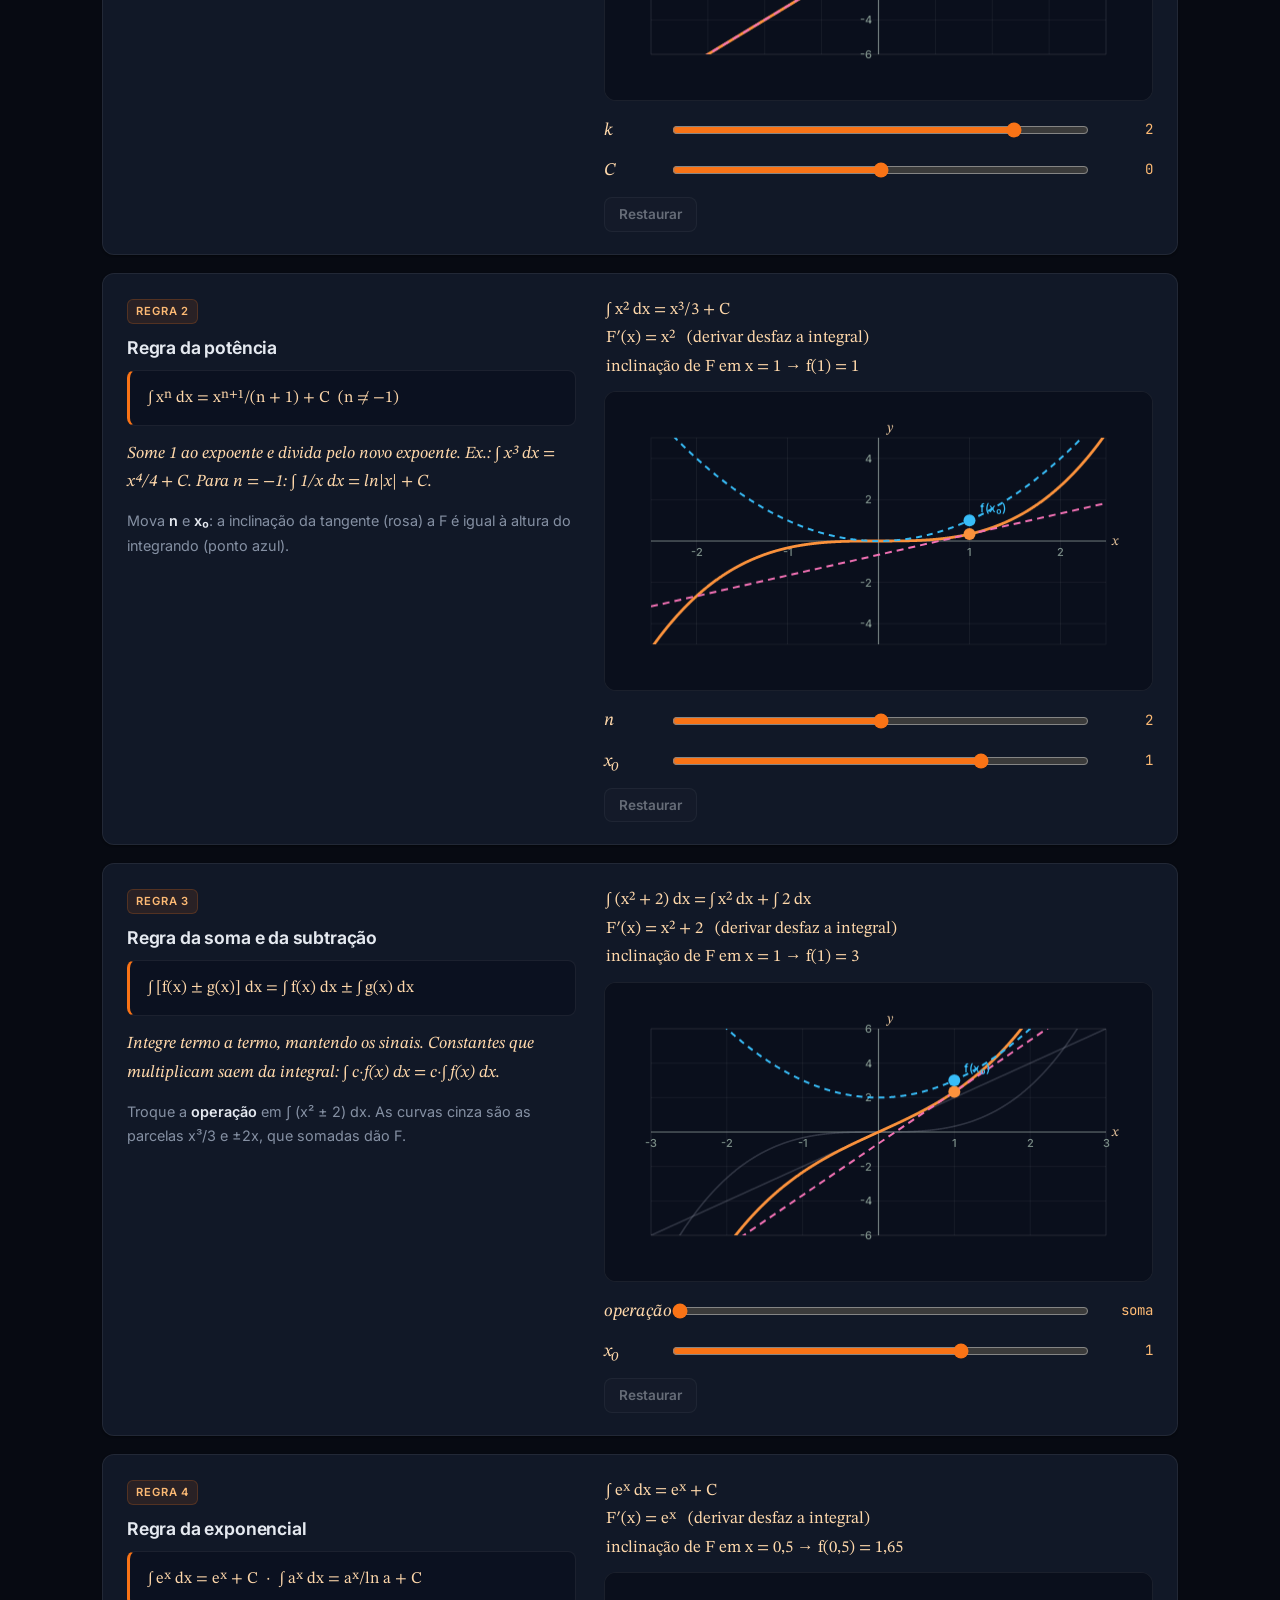
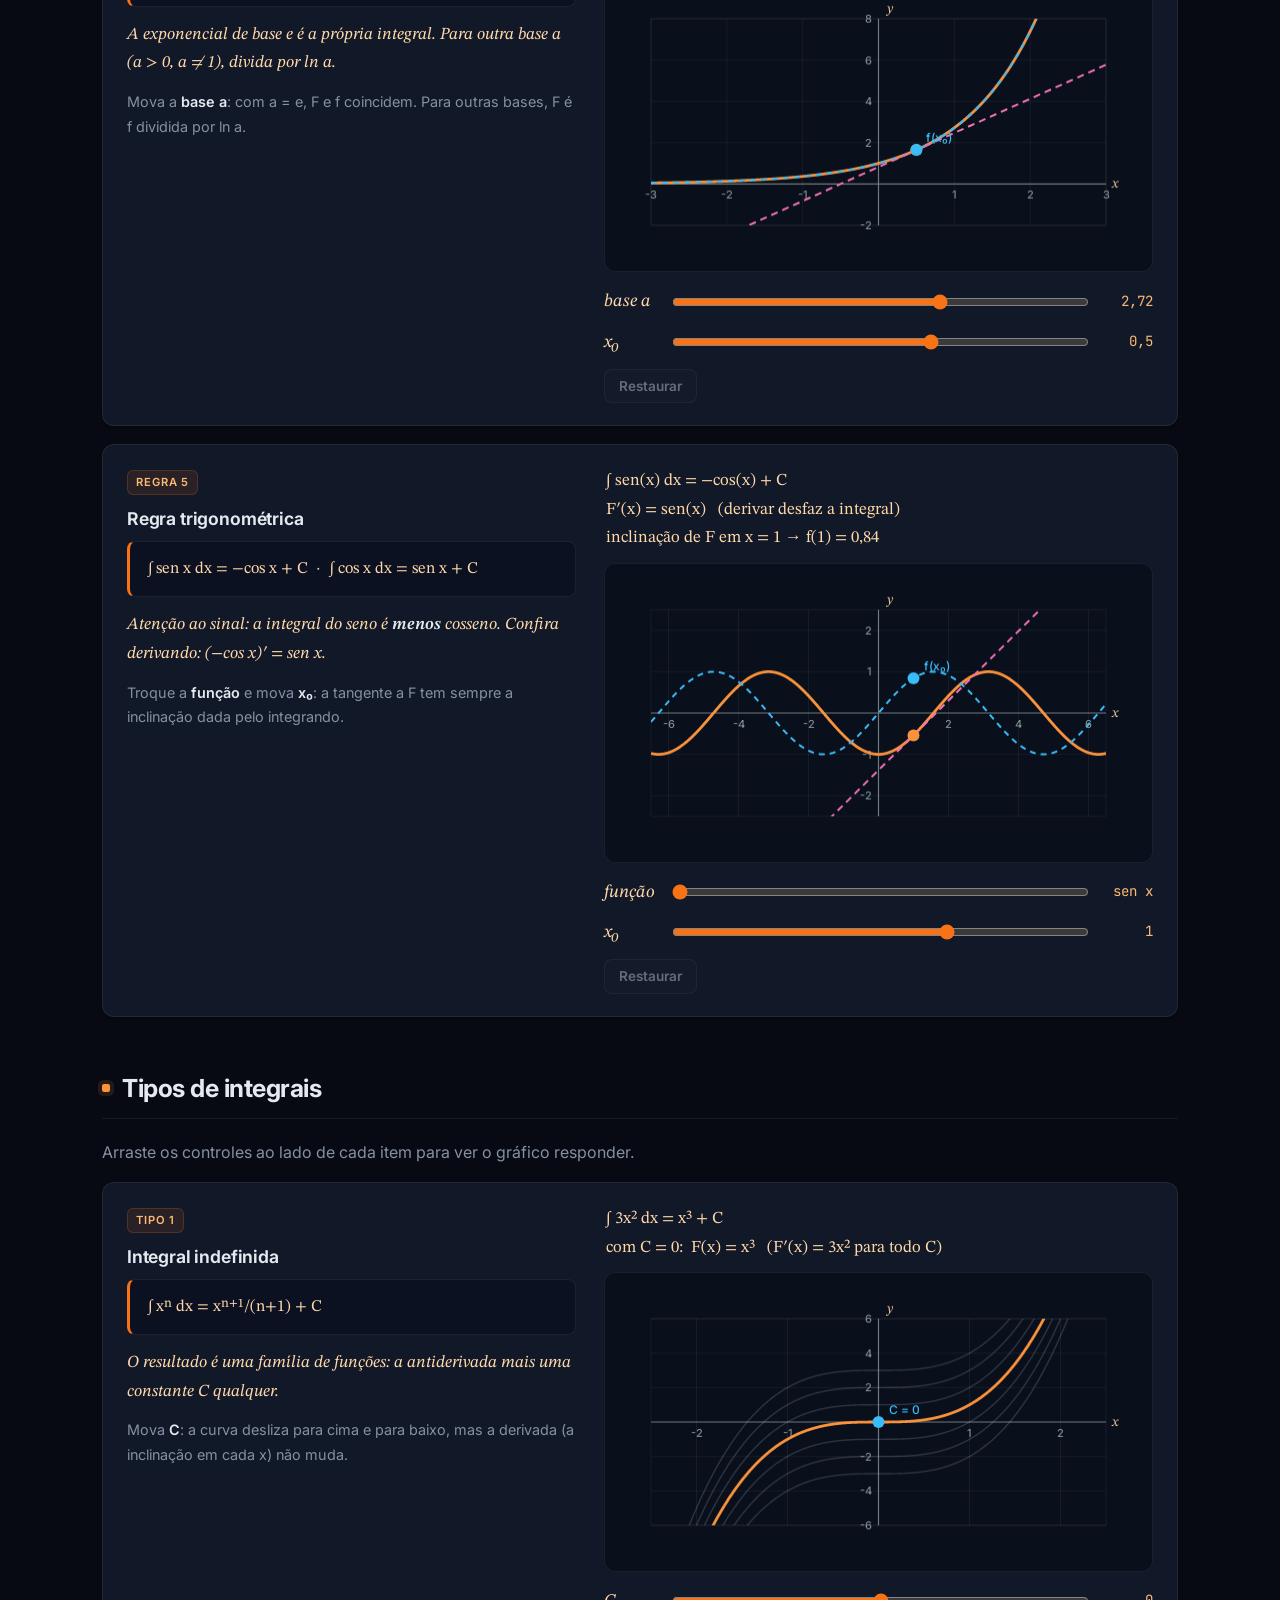
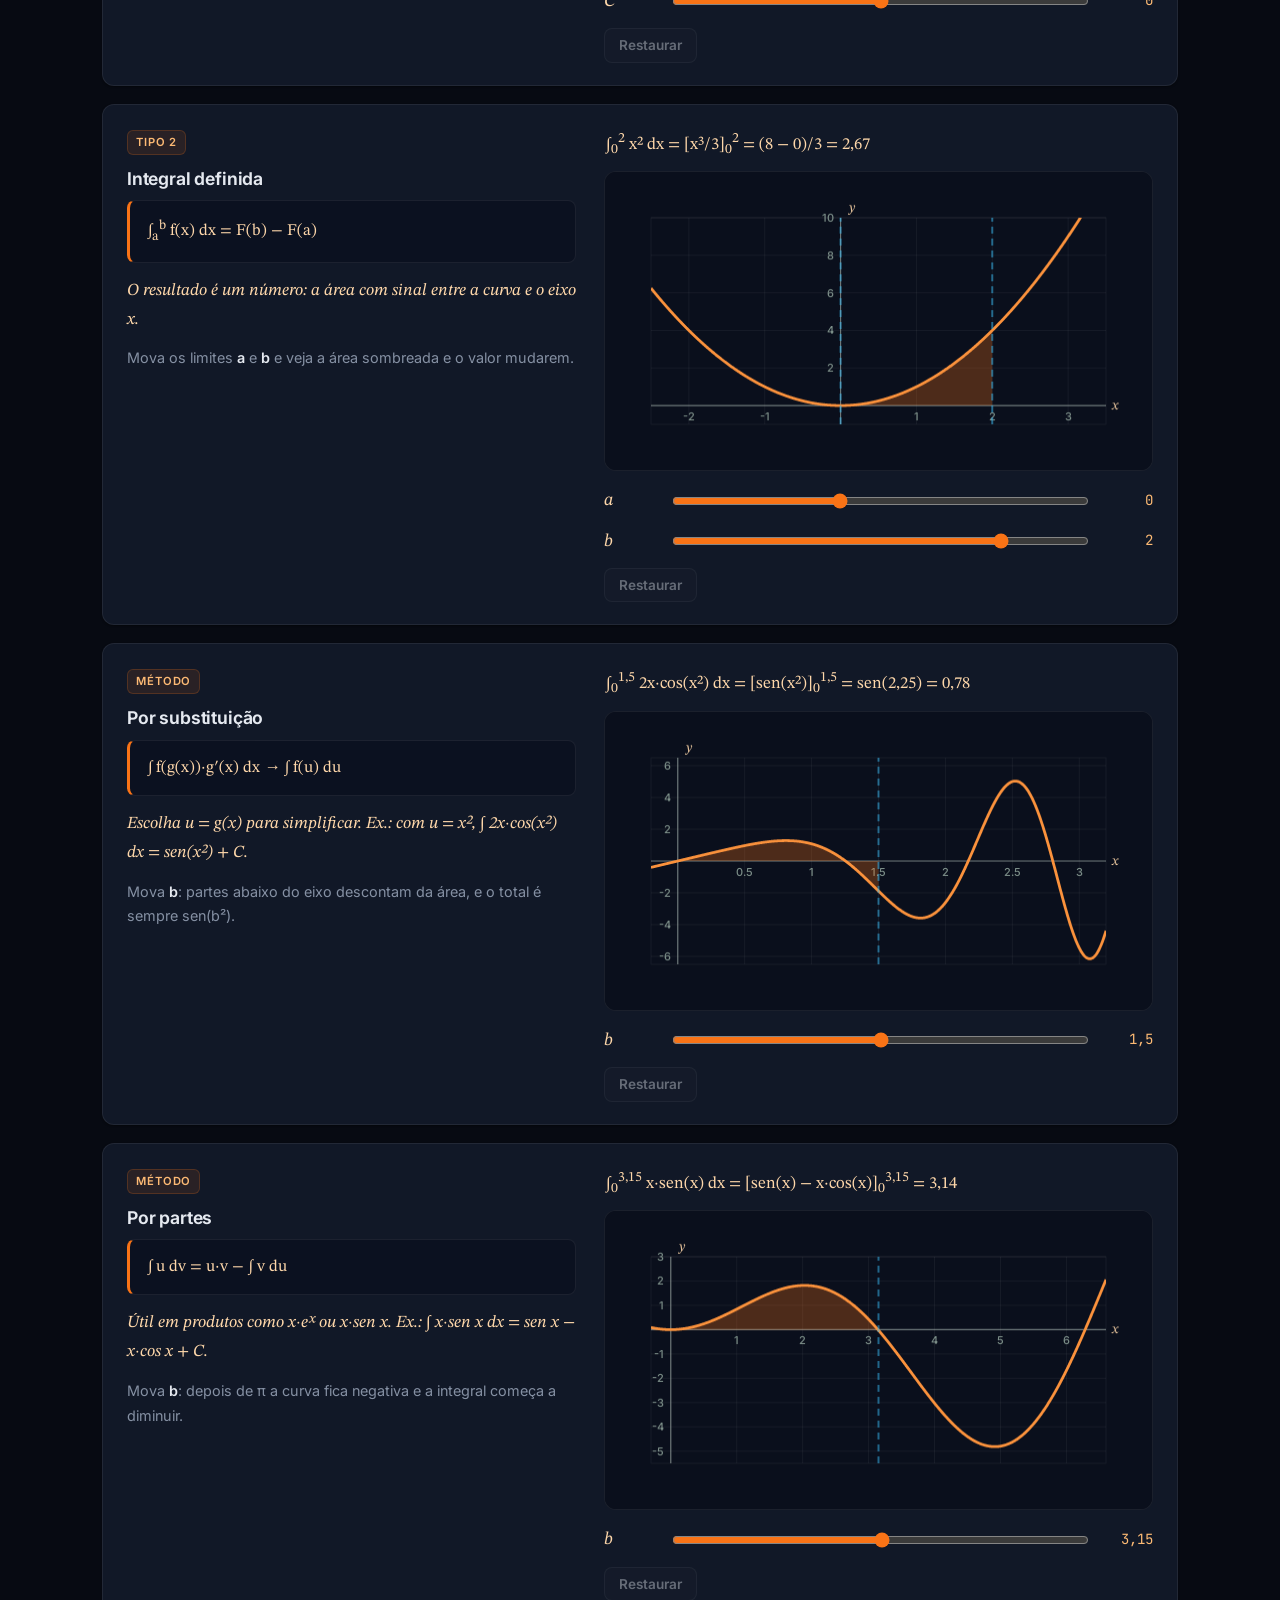
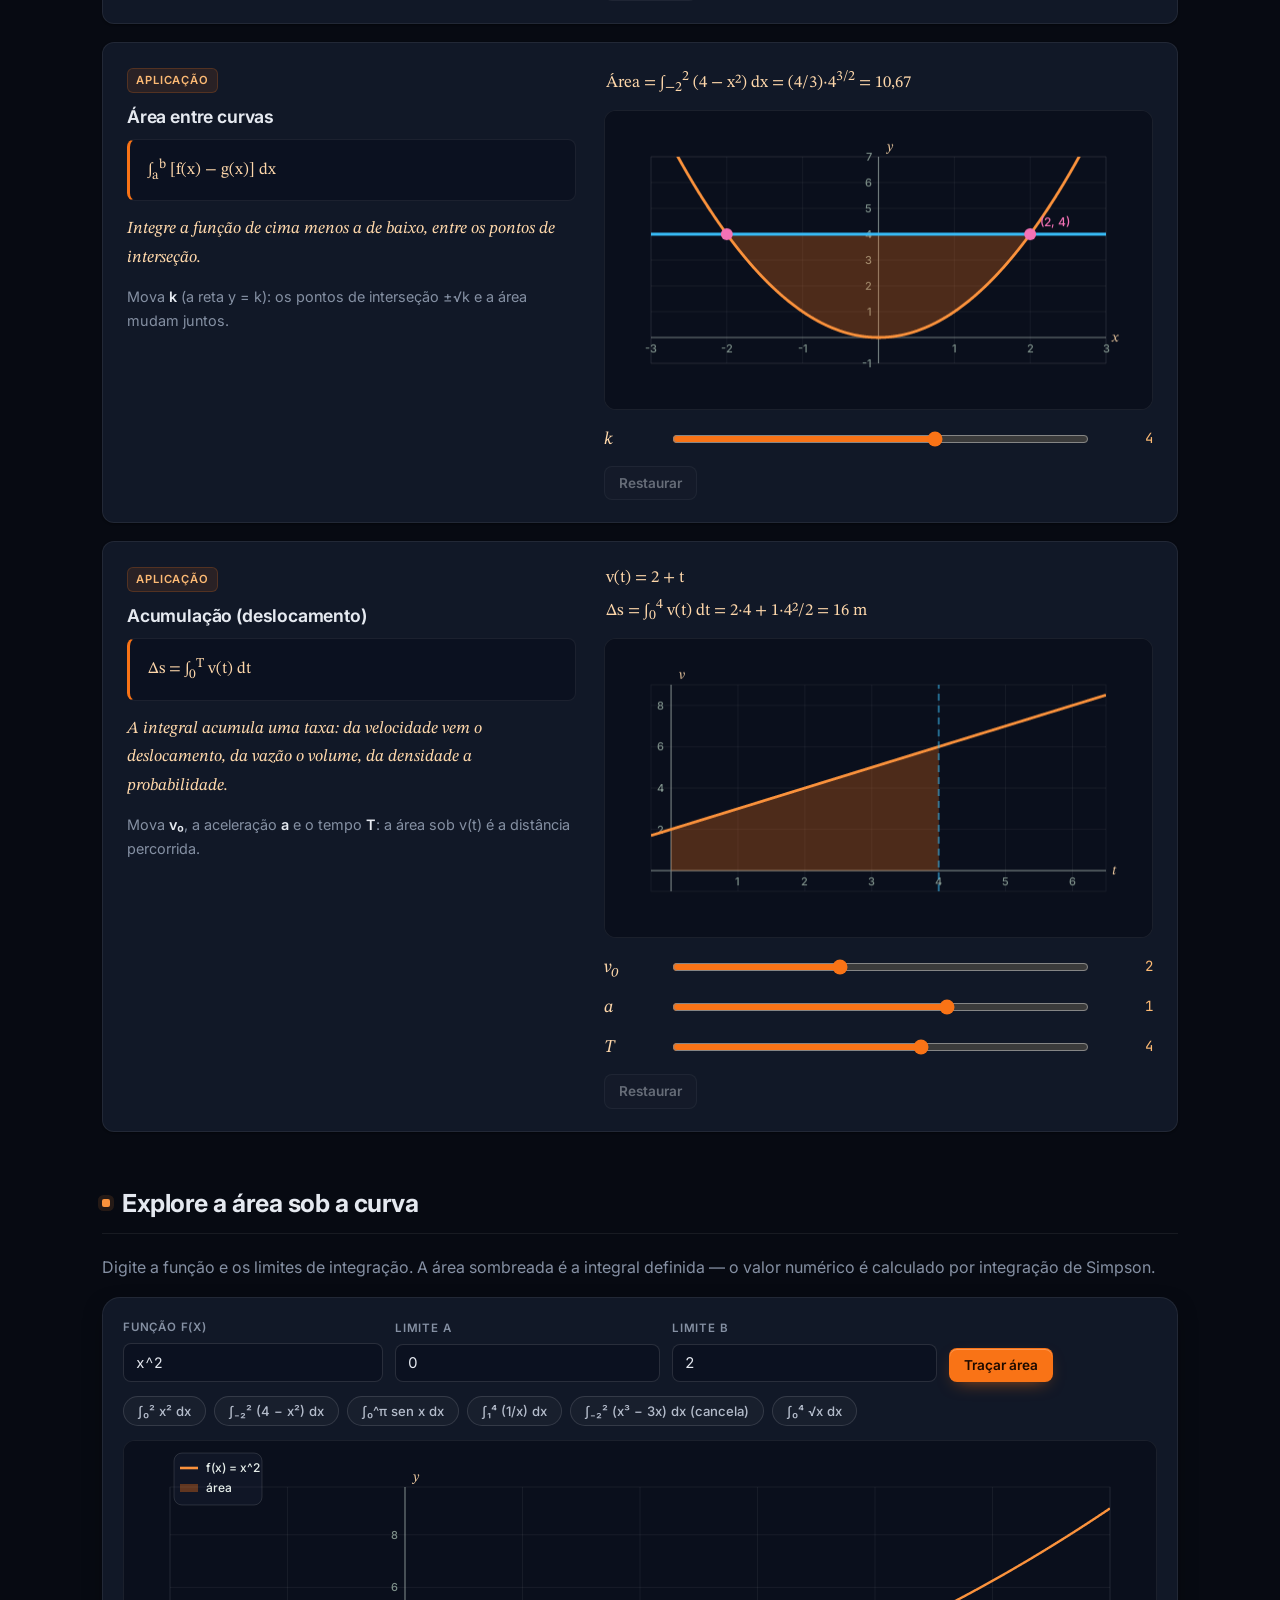
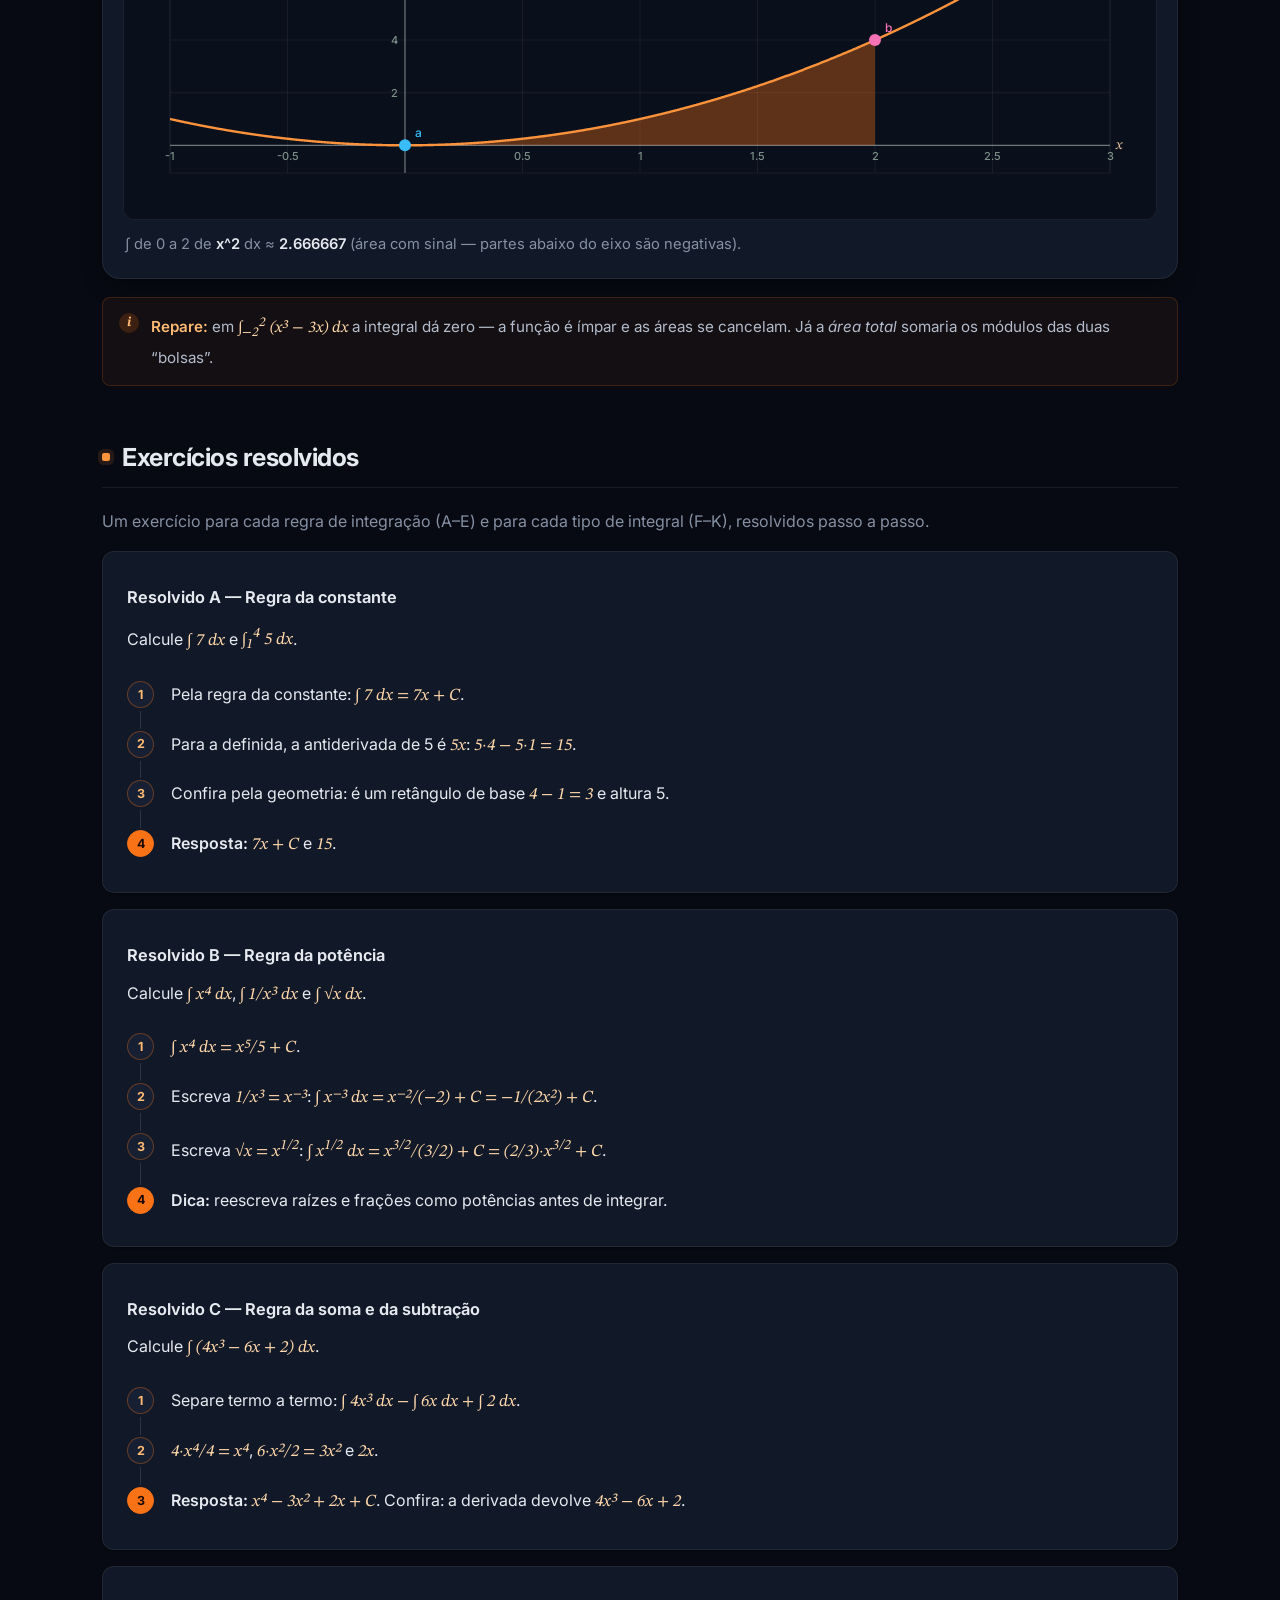
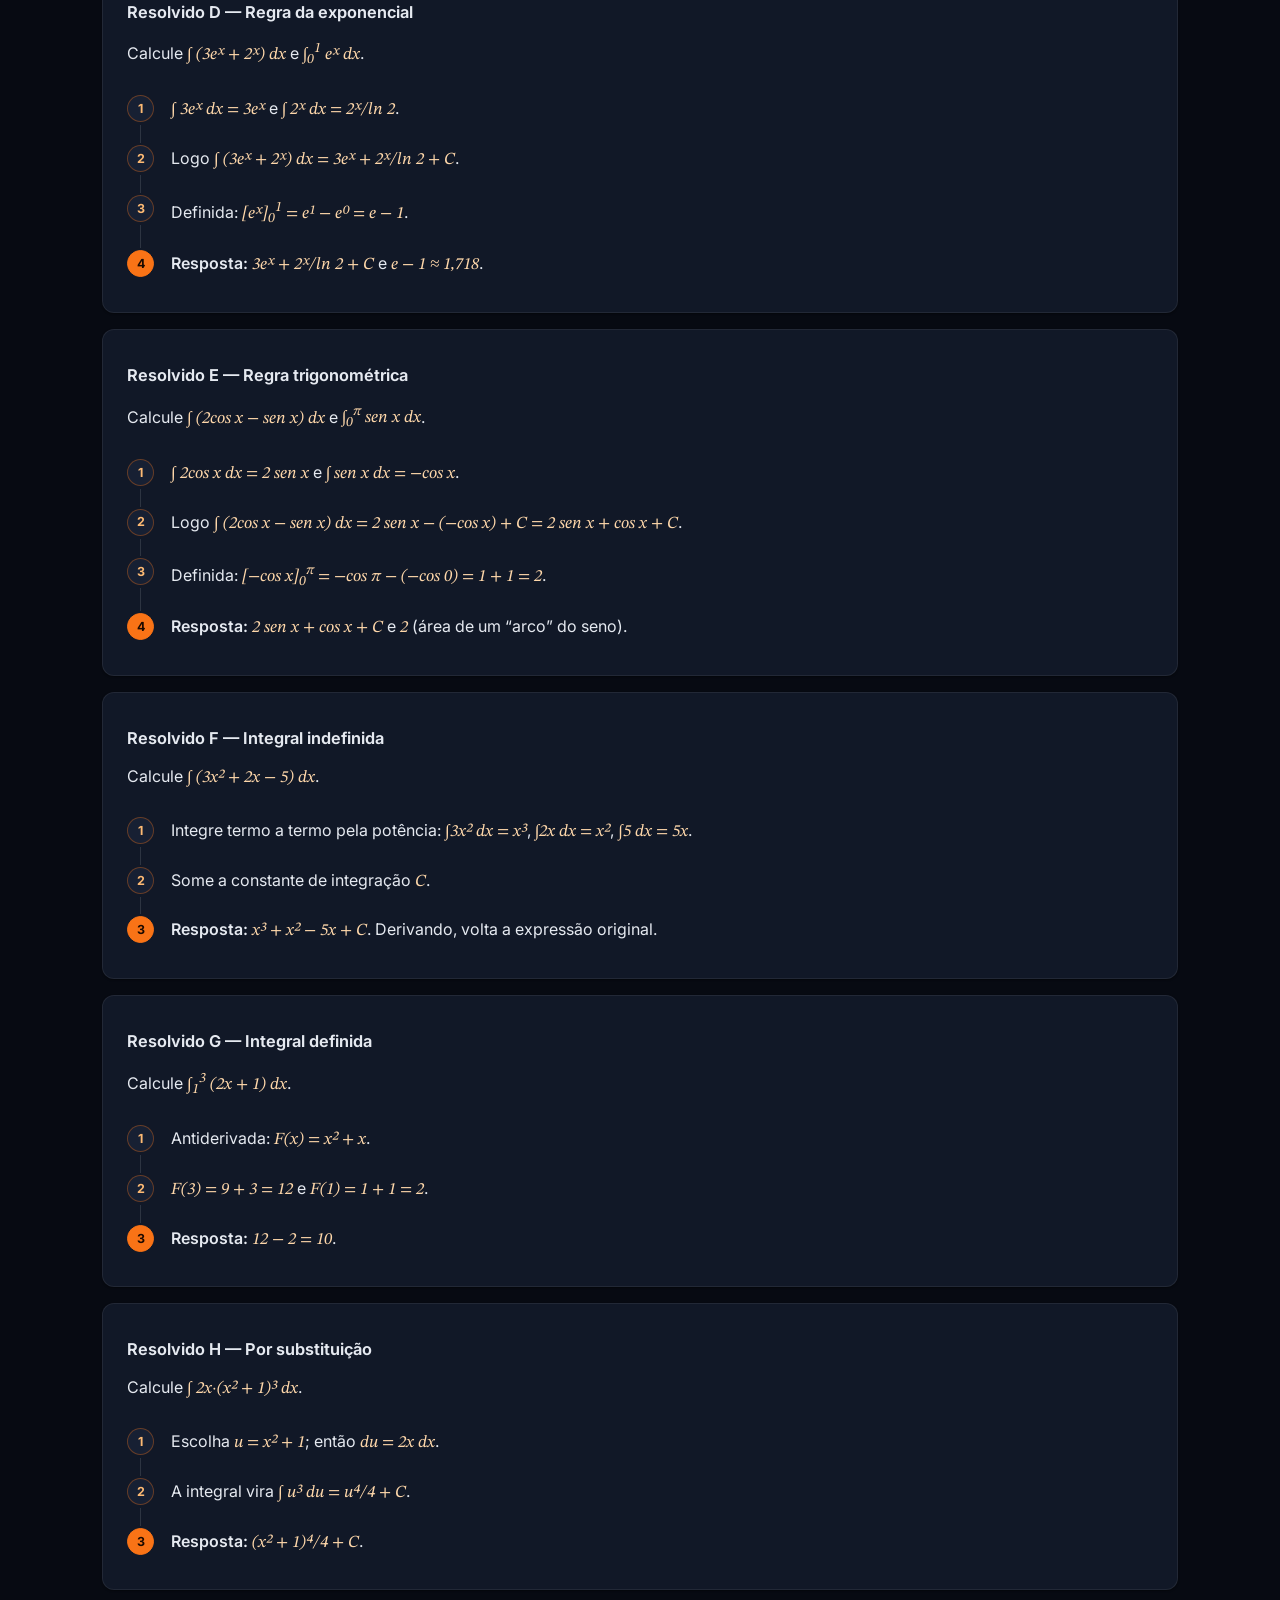
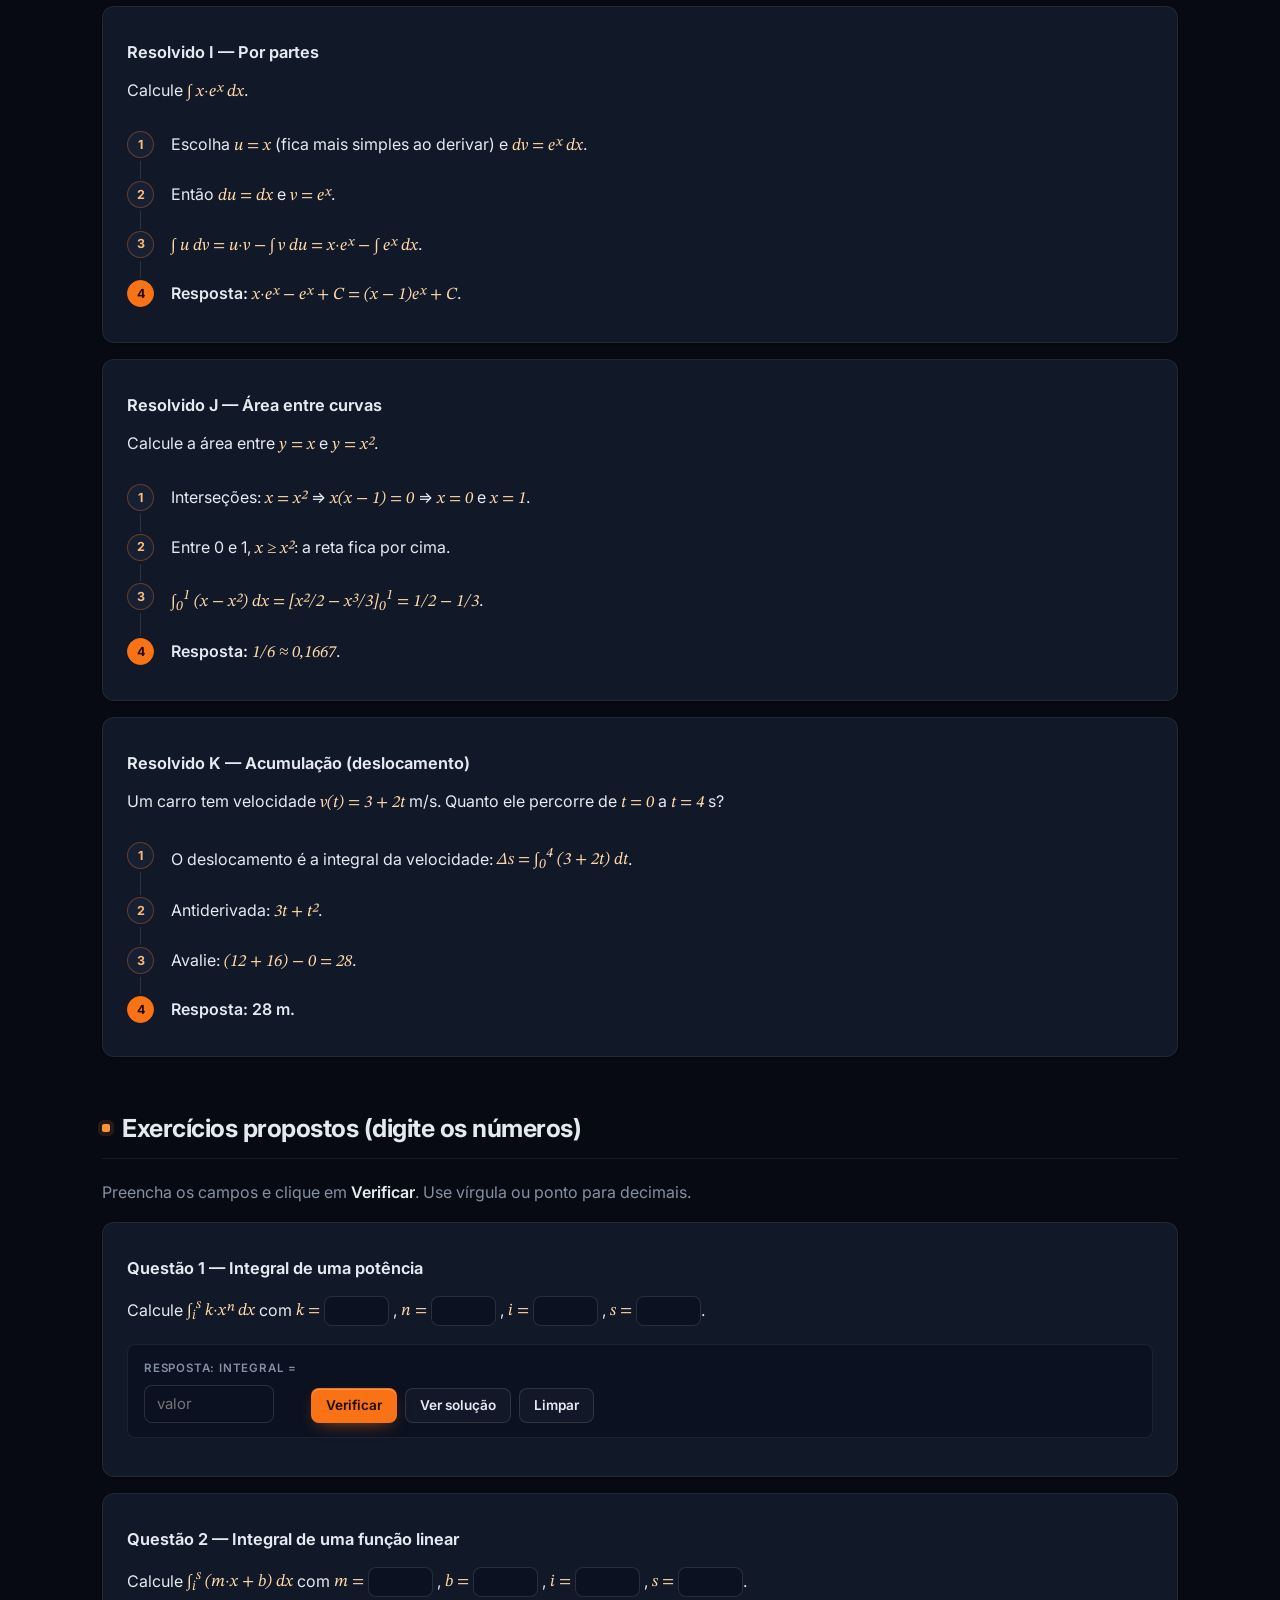
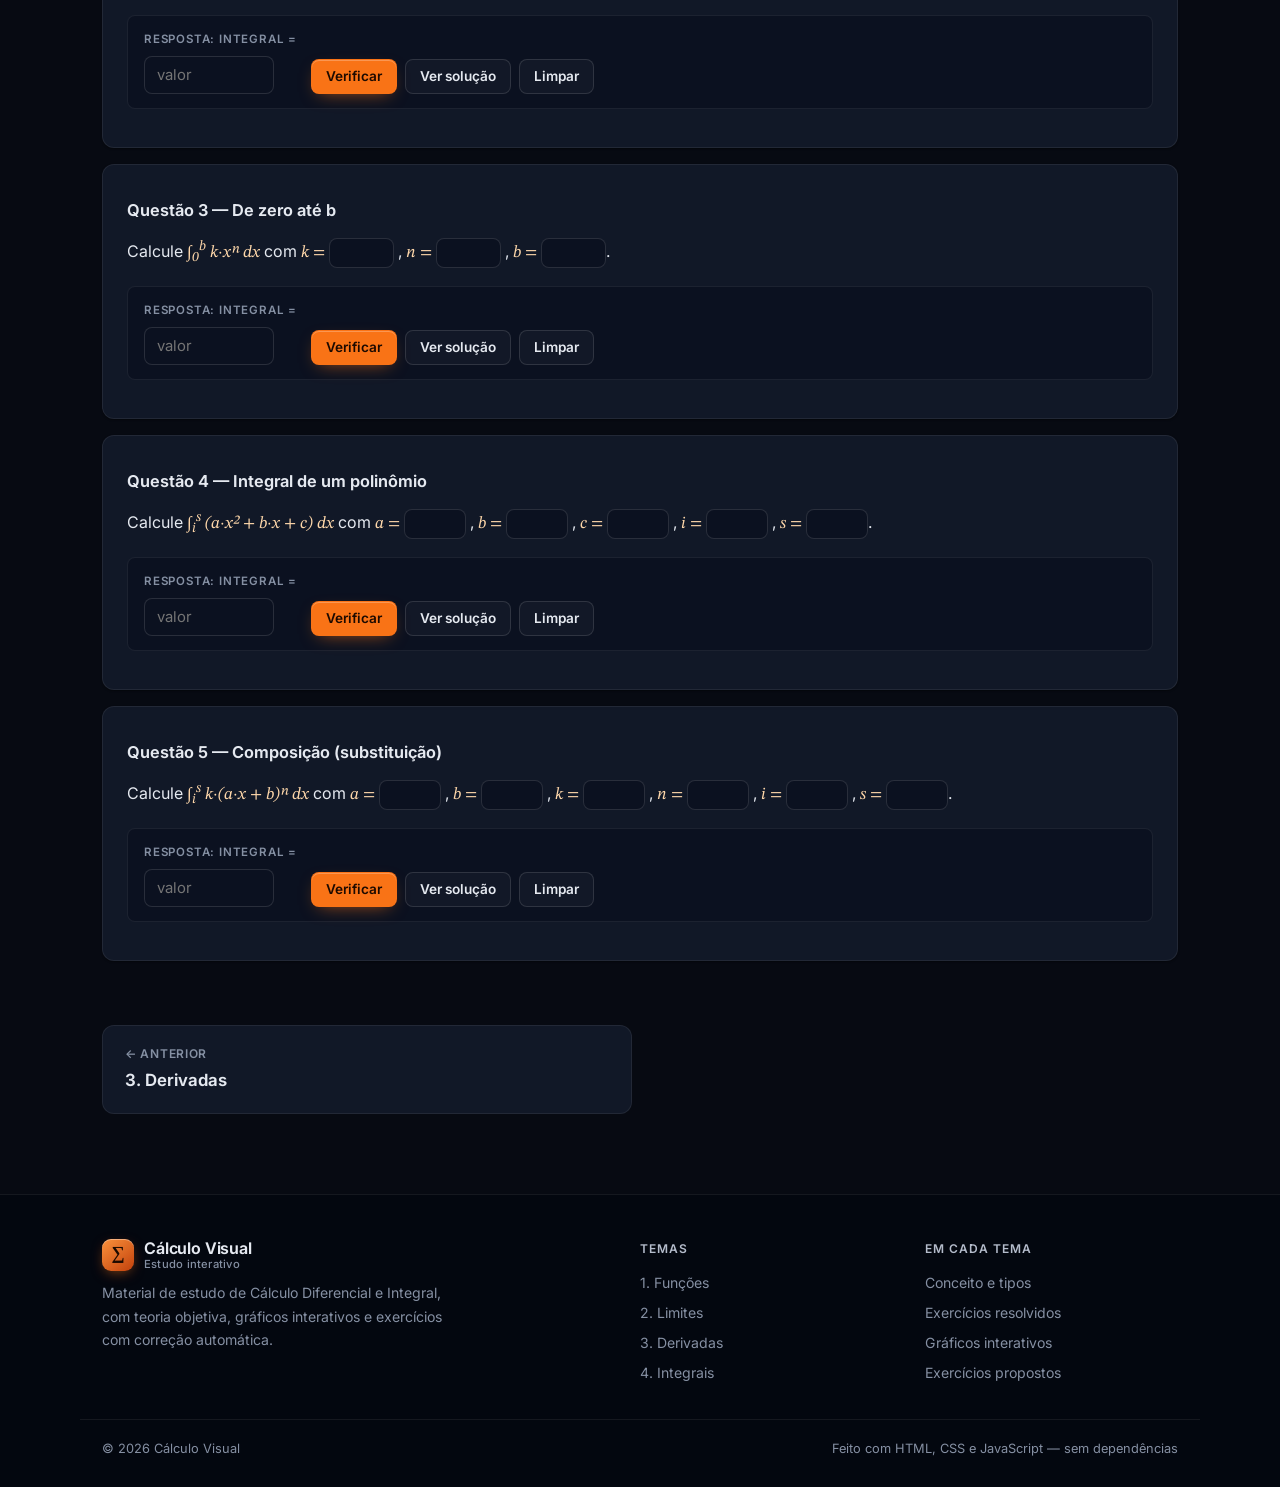
<file: integrais.html>
<!DOCTYPE html>
<html lang="pt-BR">
<head>
  <meta charset="UTF-8">
  <meta name="viewport" content="width=device-width, initial-scale=1.0">
  <title>Integrais — Cálculo Visual</title>
  <meta name="description" content="Integrais: indefinida e definida, área sob a curva, Teorema Fundamental do Cálculo e gráficos com área sombreada.">
  <meta property="og:title" content="Integrais — Cálculo Visual">
  <meta name="theme-color" content="#070a12">
  <meta property="og:type" content="website">
  <meta property="og:description" content="Integrais: indefinida e definida, área sob a curva, Teorema Fundamental do Cálculo e gráficos com área sombreada.">
  <link rel="icon" href="data:image/svg+xml,%3Csvg xmlns='http://www.w3.org/2000/svg' viewBox='0 0 64 64'%3E%3Cdefs%3E%3ClinearGradient id='g' x1='0' y1='0' x2='1' y2='1'%3E%3Cstop offset='0' stop-color='%23fb923c'/%3E%3Cstop offset='1' stop-color='%23c2410c'/%3E%3C/linearGradient%3E%3C/defs%3E%3Crect width='64' height='64' rx='16' fill='url(%23g)'/%3E%3Ctext x='32' y='45' text-anchor='middle' font-family='Georgia,serif' font-size='38' font-weight='700' fill='%231c0a00'%3E%E2%88%91%3C/text%3E%3C/svg%3E">
  <link rel="preconnect" href="https://fonts.googleapis.com">
  <link rel="preconnect" href="https://fonts.gstatic.com" crossorigin>
  <link rel="stylesheet" href="https://fonts.googleapis.com/css2?family=Inter:wght@400;500;600;650;700;750&family=JetBrains+Mono:wght@400;500&family=STIX+Two+Text:ital,wght@0,400;0,600;1,400;1,600&display=swap">
  <link rel="stylesheet" href="css/style.css?v=8">
</head>
<body>

  <nav class="navbar" aria-label="Principal">
    <a class="brand" href="index.html" aria-label="Cálculo Visual — início"><span class="logo">∑</span><span class="brand-text">Cálculo Visual<small>Estudo interativo</small></span></a>
    <button class="nav-toggle" type="button" aria-label="Abrir menu" aria-expanded="false">
      <svg viewBox="0 0 24 24" fill="none" stroke="currentColor" stroke-width="2" stroke-linecap="round"><path d="M4 7h16M4 12h16M4 17h16"/></svg>
    </button>
    <div class="nav-links">
      <a href="index.html">Início</a>
      <a href="funcoes.html">Funções</a>
      <a href="limites.html">Limites</a>
      <a href="derivadas.html">Derivadas</a>
      <a href="integrais.html" class="active" aria-current="page">Integrais</a>
    </div>
  </nav>

  <main class="container">

    <header class="page-header">
      <span class="eyebrow">Tema 4 de 4</span>
      <h1>Integrais</h1>
      <p>
        A integral é a operação que <strong>acumula</strong>: soma infinitesimal
        de fatias para calcular áreas, volumes, trabalho, probabilidade e muito
        mais. Geometricamente, a <strong>integral definida</strong> é a área
        limitada pela curva e pelo eixo x.
      </p>
    </header>

    <section id="sumario">
      <h2>Nesta página</h2>
      <ul class="clean">
        <li><a href="#conceito">Conceito</a> · <a href="#regras">Regras</a> · <a href="#tipos">Tipos</a> ·
          <a href="#graficos">Área sob a curva</a> ·
          <a href="#ex-resolvidos">Exercícios resolvidos</a> ·
          <a href="#ex-propostos">Exercícios propostos</a></li>
      </ul>
    </section>

    <!-- ================= CONCEITO ================= -->
    <section id="conceito">
      <h2>Conceito</h2>
      <p>
        A <strong>integral definida</strong> de <span class="mth">f</span> de
        <span class="mth">a</span> até <span class="mth">b</span> é a soma das
        áreas das fatias verticais sob a curva, com espessura tendendo a zero:
      </p>
      <span class="formula center">∫<sub>a</sub><sup>b</sup> f(x) dx = lim<sub>n→∞</sub> Σ f(xᵢ)·Δx</span>
      <ul class="clean">
        <li><strong>∫</strong> = soma (do latim <em>sum</em>); <strong>dx</strong> = espessura infinitesimal da fatia.</li>
        <li><strong>Limites de integração:</strong> <span class="mth">a</span> (inferior) e <span class="mth">b</span> (superior).</li>
        <li><strong>Sinal:</strong> se a função fica abaixo do eixo x, a área conta como negativa.</li>
        <li><strong>Integral indefinida</strong> = conjunto das antiderivadas: <span class="mth">∫ f(x) dx = F(x) + C</span>, com <span class="mth">F′ = f</span>.</li>
      </ul>

      <div class="note">
        <strong>Teorema Fundamental do Cálculo:</strong> derivar e integrar são
        operações inversas. Se <span class="mth">F′ = f</span>, então
        <span class="mth">∫<sub>a</sub><sup>b</sup> f(x) dx = F(b) − F(a)</span>.
        É isso que permite calcular áreas sem somar infinitas fatias.
      </div>

      <h3>Área vs. integral</h3>
      <ul class="clean">
        <li>Área <strong>sempre</strong> é positiva: use módulo quando a curva desce abaixo do eixo.</li>
        <li>Integral acumula sinal: parte negativa “cancela” parte positiva.</li>
      </ul>
    </section>

    <!-- ================= REGRAS ================= -->
    <section id="regras">
      <h2>Regras de integração</h2>
      <p class="muted">Cinco regras básicas para calcular antiderivadas. Em cada gráfico, F (laranja) é a antiderivada e f (azul tracejado) é o integrando: como F′ = f, a inclinação de F em cada ponto é a altura de f.</p>
      <div class="type-list">
        <article class="card type-card" data-type="int-r-constante">
          <div class="type-info">
            <span class="tag">Regra 1</span>
            <h3>Regra da constante</h3>
            <span class="formula">∫ k dx = k·x + C</span>
            <p class="mth">A integral de uma constante é a constante vezes x. Ex.: ∫ 5 dx = 5x + C · ∫ dx = x + C.</p>
            <p class="muted try">Mova <strong>k</strong> e <strong>C</strong>. Azul tracejado: o integrando f(x) = k. Laranja: a antiderivada F(x) = kx + C, uma reta de inclinação k.</p>
          </div>
          <div class="type-plot">
            <p class="plot-caption type-live" aria-live="polite"></p>
            <canvas></canvas>
            <div class="sliders"></div>
            <button type="button" class="btn small ghost type-reset">Restaurar</button>
          </div>
        </article>
        <article class="card type-card" data-type="int-r-potencia">
          <div class="type-info">
            <span class="tag">Regra 2</span>
            <h3>Regra da potência</h3>
            <span class="formula">∫ xⁿ dx = xⁿ⁺¹/(n + 1) + C &nbsp;(n ≠ −1)</span>
            <p class="mth">Some 1 ao expoente e divida pelo novo expoente. Ex.: ∫ x³ dx = x⁴/4 + C. Para n = −1: ∫ 1/x dx = ln|x| + C.</p>
            <p class="muted try">Mova <strong>n</strong> e <strong>x₀</strong>: a inclinação da tangente (rosa) a F é igual à altura do integrando (ponto azul).</p>
          </div>
          <div class="type-plot">
            <p class="plot-caption type-live" aria-live="polite"></p>
            <canvas></canvas>
            <div class="sliders"></div>
            <button type="button" class="btn small ghost type-reset">Restaurar</button>
          </div>
        </article>
        <article class="card type-card" data-type="int-r-soma">
          <div class="type-info">
            <span class="tag">Regra 3</span>
            <h3>Regra da soma e da subtração</h3>
            <span class="formula">∫ [f(x) ± g(x)] dx = ∫ f(x) dx ± ∫ g(x) dx</span>
            <p class="mth">Integre termo a termo, mantendo os sinais. Constantes que multiplicam saem da integral: ∫ c·f(x) dx = c·∫ f(x) dx.</p>
            <p class="muted try">Troque a <strong>operação</strong> em ∫ (x² ± 2) dx. As curvas cinza são as parcelas x³/3 e ±2x, que somadas dão F.</p>
          </div>
          <div class="type-plot">
            <p class="plot-caption type-live" aria-live="polite"></p>
            <canvas></canvas>
            <div class="sliders"></div>
            <button type="button" class="btn small ghost type-reset">Restaurar</button>
          </div>
        </article>
        <article class="card type-card" data-type="int-r-exponencial">
          <div class="type-info">
            <span class="tag">Regra 4</span>
            <h3>Regra da exponencial</h3>
            <span class="formula">∫ eˣ dx = eˣ + C &nbsp;·&nbsp; ∫ aˣ dx = aˣ/ln a + C</span>
            <p class="mth">A exponencial de base e é a própria integral. Para outra base a (a &gt; 0, a ≠ 1), divida por ln a.</p>
            <p class="muted try">Mova a <strong>base a</strong>: com a = e, F e f coincidem. Para outras bases, F é f dividida por ln a.</p>
          </div>
          <div class="type-plot">
            <p class="plot-caption type-live" aria-live="polite"></p>
            <canvas></canvas>
            <div class="sliders"></div>
            <button type="button" class="btn small ghost type-reset">Restaurar</button>
          </div>
        </article>
        <article class="card type-card" data-type="int-r-trig">
          <div class="type-info">
            <span class="tag">Regra 5</span>
            <h3>Regra trigonométrica</h3>
            <span class="formula">∫ sen x dx = −cos x + C &nbsp;·&nbsp; ∫ cos x dx = sen x + C</span>
            <p class="mth">Atenção ao sinal: a integral do seno é <strong>menos</strong> cosseno. Confira derivando: (−cos x)′ = sen x.</p>
            <p class="muted try">Troque a <strong>função</strong> e mova <strong>x₀</strong>: a tangente a F tem sempre a inclinação dada pelo integrando.</p>
          </div>
          <div class="type-plot">
            <p class="plot-caption type-live" aria-live="polite"></p>
            <canvas></canvas>
            <div class="sliders"></div>
            <button type="button" class="btn small ghost type-reset">Restaurar</button>
          </div>
        </article>
      </div>
    </section>

    <!-- ================= TIPOS ================= -->
    <section id="tipos">
      <h2>Tipos de integrais</h2>
      <p class="muted">Arraste os controles ao lado de cada item para ver o gráfico responder.</p>
      <div class="type-list">
        <article class="card type-card" data-type="int-indefinida">
          <div class="type-info">
            <span class="tag">Tipo 1</span>
            <h3>Integral indefinida</h3>
            <span class="formula">∫ xⁿ dx = xⁿ⁺¹/(n+1) + C</span>
            <p class="mth">O resultado é uma família de funções: a antiderivada mais uma constante C qualquer.</p>
            <p class="muted try">Mova <strong>C</strong>: a curva desliza para cima e para baixo, mas a derivada (a inclinação em cada x) não muda.</p>
          </div>
          <div class="type-plot">
            <p class="plot-caption type-live" aria-live="polite"></p>
            <canvas></canvas>
            <div class="sliders"></div>
            <button type="button" class="btn small ghost type-reset">Restaurar</button>
          </div>
        </article>
        <article class="card type-card" data-type="int-definida">
          <div class="type-info">
            <span class="tag">Tipo 2</span>
            <h3>Integral definida</h3>
            <span class="formula">∫<sub>a</sub><sup>b</sup> f(x) dx = F(b) − F(a)</span>
            <p class="mth">O resultado é um número: a área com sinal entre a curva e o eixo x.</p>
            <p class="muted try">Mova os limites <strong>a</strong> e <strong>b</strong> e veja a área sombreada e o valor mudarem.</p>
          </div>
          <div class="type-plot">
            <p class="plot-caption type-live" aria-live="polite"></p>
            <canvas></canvas>
            <div class="sliders"></div>
            <button type="button" class="btn small ghost type-reset">Restaurar</button>
          </div>
        </article>
        <article class="card type-card" data-type="int-substituicao">
          <div class="type-info">
            <span class="tag">Método</span>
            <h3>Por substituição</h3>
            <span class="formula">∫ f(g(x))·g′(x) dx → ∫ f(u) du</span>
            <p class="mth">Escolha u = g(x) para simplificar. Ex.: com u = x², ∫ 2x·cos(x²) dx = sen(x²) + C.</p>
            <p class="muted try">Mova <strong>b</strong>: partes abaixo do eixo descontam da área, e o total é sempre sen(b²).</p>
          </div>
          <div class="type-plot">
            <p class="plot-caption type-live" aria-live="polite"></p>
            <canvas></canvas>
            <div class="sliders"></div>
            <button type="button" class="btn small ghost type-reset">Restaurar</button>
          </div>
        </article>
        <article class="card type-card" data-type="int-partes">
          <div class="type-info">
            <span class="tag">Método</span>
            <h3>Por partes</h3>
            <span class="formula">∫ u dv = u·v − ∫ v du</span>
            <p class="mth">Útil em produtos como x·eˣ ou x·sen x. Ex.: ∫ x·sen x dx = sen x − x·cos x + C.</p>
            <p class="muted try">Mova <strong>b</strong>: depois de π a curva fica negativa e a integral começa a diminuir.</p>
          </div>
          <div class="type-plot">
            <p class="plot-caption type-live" aria-live="polite"></p>
            <canvas></canvas>
            <div class="sliders"></div>
            <button type="button" class="btn small ghost type-reset">Restaurar</button>
          </div>
        </article>
        <article class="card type-card" data-type="int-entre">
          <div class="type-info">
            <span class="tag">Aplicação</span>
            <h3>Área entre curvas</h3>
            <span class="formula">∫<sub>a</sub><sup>b</sup> [f(x) − g(x)] dx</span>
            <p class="mth">Integre a função de cima menos a de baixo, entre os pontos de interseção.</p>
            <p class="muted try">Mova <strong>k</strong> (a reta y = k): os pontos de interseção ±√k e a área mudam juntos.</p>
          </div>
          <div class="type-plot">
            <p class="plot-caption type-live" aria-live="polite"></p>
            <canvas></canvas>
            <div class="sliders"></div>
            <button type="button" class="btn small ghost type-reset">Restaurar</button>
          </div>
        </article>
        <article class="card type-card" data-type="int-aplicacao">
          <div class="type-info">
            <span class="tag">Aplicação</span>
            <h3>Acumulação (deslocamento)</h3>
            <span class="formula">Δs = ∫<sub>0</sub><sup>T</sup> v(t) dt</span>
            <p class="mth">A integral acumula uma taxa: da velocidade vem o deslocamento, da vazão o volume, da densidade a probabilidade.</p>
            <p class="muted try">Mova <strong>v₀</strong>, a aceleração <strong>a</strong> e o tempo <strong>T</strong>: a área sob v(t) é a distância percorrida.</p>
          </div>
          <div class="type-plot">
            <p class="plot-caption type-live" aria-live="polite"></p>
            <canvas></canvas>
            <div class="sliders"></div>
            <button type="button" class="btn small ghost type-reset">Restaurar</button>
          </div>
        </article>
      </div>
    </section>

    <!-- ================= GRÁFICOS ================= -->
    <section id="graficos">
      <h2>Explore a área sob a curva</h2>
      <p class="muted">
        Digite a função e os limites de integração. A área sombreada é a
        integral definida — o valor numérico é calculado por integração de
        Simpson.
      </p>

      <div class="plot-box">
        <div class="plot-controls">
          <div class="field">
            <label for="ig-expr">Função f(x)</label>
            <input type="text" id="ig-expr" class="wide" value="x^2">
          </div>
          <div class="field"><label for="ig-a">limite a</label><input type="number" id="ig-a" value="0" step="any"></div>
          <div class="field"><label for="ig-b">limite b</label><input type="number" id="ig-b" value="2" step="any"></div>
          <button class="btn small" id="ig-plot">Traçar área</button>
        </div>
        <div class="preset-row">
          <button class="chip" data-expr="x^2" data-a="0" data-b="2">∫₀² x² dx</button>
          <button class="chip" data-expr="4 - x^2" data-a="-2" data-b="2">∫₋₂² (4 − x²) dx</button>
          <button class="chip" data-expr="sin(x)" data-a="0" data-b="3.14159265">∫₀^π sen x dx</button>
          <button class="chip" data-expr="1/x" data-a="1" data-b="4">∫₁⁴ (1/x) dx</button>
          <button class="chip" data-expr="x^3 - 3*x" data-a="-2" data-b="2">∫₋₂² (x³ − 3x) dx (cancela)</button>
          <button class="chip" data-expr="sqrt(x)" data-a="0" data-b="4">∫₀⁴ √x dx</button>
        </div>
        <canvas id="ig-canvas" style="margin-top:14px"></canvas>
        <p class="muted" id="ig-info"></p>
        <p class="muted" id="ig-erro" style="color:var(--danger)"></p>
      </div>
      <div class="note">
        <strong>Repare:</strong> em <span class="mth">∫<sub>−2</sub><sup>2</sup> (x³ − 3x) dx</span>
        a integral dá zero — a função é ímpar e as áreas se cancelam. Já a
        <em>área total</em> somaria os módulos das duas “bolsas”.
      </div>
    </section>

    <!-- ================= EXERCÍCIOS RESOLVIDOS ================= -->
    <section id="ex-resolvidos">
      <h2>Exercícios resolvidos</h2>
      <p class="muted">Um exercício para cada regra de integração (A–E) e para cada tipo de integral (F–K), resolvidos passo a passo.</p>

      <div class="exercise">
        <p class="q-title">Resolvido A — Regra da constante</p>
        <p>Calcule <span class="mth">∫ 7 dx</span> e <span class="mth">∫<sub>1</sub><sup>4</sup> 5 dx</span>.</p>
        <ol class="steps">
          <li>Pela regra da constante: <span class="mth">∫ 7 dx = 7x + C</span>.</li>
          <li>Para a definida, a antiderivada de 5 é <span class="mth">5x</span>: <span class="mth">5·4 − 5·1 = 15</span>.</li>
          <li>Confira pela geometria: é um retângulo de base <span class="mth">4 − 1 = 3</span> e altura 5.</li>
          <li><strong>Resposta:</strong> <span class="mth">7x + C</span> e <span class="mth">15</span>.</li>
        </ol>
      </div>

      <div class="exercise">
        <p class="q-title">Resolvido B — Regra da potência</p>
        <p>Calcule <span class="mth">∫ x⁴ dx</span>, <span class="mth">∫ 1/x³ dx</span> e <span class="mth">∫ √x dx</span>.</p>
        <ol class="steps">
          <li><span class="mth">∫ x⁴ dx = x⁵/5 + C</span>.</li>
          <li>Escreva <span class="mth">1/x³ = x⁻³</span>: <span class="mth">∫ x⁻³ dx = x⁻²/(−2) + C = −1/(2x²) + C</span>.</li>
          <li>Escreva <span class="mth">√x = x<sup>1/2</sup></span>: <span class="mth">∫ x<sup>1/2</sup> dx = x<sup>3/2</sup>/(3/2) + C = (2/3)·x<sup>3/2</sup> + C</span>.</li>
          <li><strong>Dica:</strong> reescreva raízes e frações como potências antes de integrar.</li>
        </ol>
      </div>

      <div class="exercise">
        <p class="q-title">Resolvido C — Regra da soma e da subtração</p>
        <p>Calcule <span class="mth">∫ (4x³ − 6x + 2) dx</span>.</p>
        <ol class="steps">
          <li>Separe termo a termo: <span class="mth">∫ 4x³ dx − ∫ 6x dx + ∫ 2 dx</span>.</li>
          <li><span class="mth">4·x⁴/4 = x⁴</span>, <span class="mth">6·x²/2 = 3x²</span> e <span class="mth">2x</span>.</li>
          <li><strong>Resposta:</strong> <span class="mth">x⁴ − 3x² + 2x + C</span>. Confira: a derivada devolve <span class="mth">4x³ − 6x + 2</span>.</li>
        </ol>
      </div>

      <div class="exercise">
        <p class="q-title">Resolvido D — Regra da exponencial</p>
        <p>Calcule <span class="mth">∫ (3eˣ + 2ˣ) dx</span> e <span class="mth">∫<sub>0</sub><sup>1</sup> eˣ dx</span>.</p>
        <ol class="steps">
          <li><span class="mth">∫ 3eˣ dx = 3eˣ</span> e <span class="mth">∫ 2ˣ dx = 2ˣ/ln 2</span>.</li>
          <li>Logo <span class="mth">∫ (3eˣ + 2ˣ) dx = 3eˣ + 2ˣ/ln 2 + C</span>.</li>
          <li>Definida: <span class="mth">[eˣ]<sub>0</sub><sup>1</sup> = e¹ − e⁰ = e − 1</span>.</li>
          <li><strong>Resposta:</strong> <span class="mth">3eˣ + 2ˣ/ln 2 + C</span> e <span class="mth">e − 1 ≈ 1,718</span>.</li>
        </ol>
      </div>

      <div class="exercise">
        <p class="q-title">Resolvido E — Regra trigonométrica</p>
        <p>Calcule <span class="mth">∫ (2cos x − sen x) dx</span> e <span class="mth">∫<sub>0</sub><sup>π</sup> sen x dx</span>.</p>
        <ol class="steps">
          <li><span class="mth">∫ 2cos x dx = 2 sen x</span> e <span class="mth">∫ sen x dx = −cos x</span>.</li>
          <li>Logo <span class="mth">∫ (2cos x − sen x) dx = 2 sen x − (−cos x) + C = 2 sen x + cos x + C</span>.</li>
          <li>Definida: <span class="mth">[−cos x]<sub>0</sub><sup>π</sup> = −cos π − (−cos 0) = 1 + 1 = 2</span>.</li>
          <li><strong>Resposta:</strong> <span class="mth">2 sen x + cos x + C</span> e <span class="mth">2</span> (área de um “arco” do seno).</li>
        </ol>
      </div>

      <div class="exercise">
        <p class="q-title">Resolvido F — Integral indefinida</p>
        <p>Calcule <span class="mth">∫ (3x² + 2x − 5) dx</span>.</p>
        <ol class="steps">
          <li>Integre termo a termo pela potência: <span class="mth">∫3x² dx = x³</span>, <span class="mth">∫2x dx = x²</span>, <span class="mth">∫5 dx = 5x</span>.</li>
          <li>Some a constante de integração <span class="mth">C</span>.</li>
          <li><strong>Resposta:</strong> <span class="mth">x³ + x² − 5x + C</span>. Derivando, volta a expressão original.</li>
        </ol>
      </div>

      <div class="exercise">
        <p class="q-title">Resolvido G — Integral definida</p>
        <p>Calcule <span class="mth">∫<sub>1</sub><sup>3</sup> (2x + 1) dx</span>.</p>
        <ol class="steps">
          <li>Antiderivada: <span class="mth">F(x) = x² + x</span>.</li>
          <li><span class="mth">F(3) = 9 + 3 = 12</span> e <span class="mth">F(1) = 1 + 1 = 2</span>.</li>
          <li><strong>Resposta:</strong> <span class="mth">12 − 2 = 10</span>.</li>
        </ol>
      </div>

      <div class="exercise">
        <p class="q-title">Resolvido H — Por substituição</p>
        <p>Calcule <span class="mth">∫ 2x·(x² + 1)³ dx</span>.</p>
        <ol class="steps">
          <li>Escolha <span class="mth">u = x² + 1</span>; então <span class="mth">du = 2x dx</span>.</li>
          <li>A integral vira <span class="mth">∫ u³ du = u⁴/4 + C</span>.</li>
          <li><strong>Resposta:</strong> <span class="mth">(x² + 1)⁴/4 + C</span>.</li>
        </ol>
      </div>

      <div class="exercise">
        <p class="q-title">Resolvido I — Por partes</p>
        <p>Calcule <span class="mth">∫ x·eˣ dx</span>.</p>
        <ol class="steps">
          <li>Escolha <span class="mth">u = x</span> (fica mais simples ao derivar) e <span class="mth">dv = eˣ dx</span>.</li>
          <li>Então <span class="mth">du = dx</span> e <span class="mth">v = eˣ</span>.</li>
          <li><span class="mth">∫ u dv = u·v − ∫ v du = x·eˣ − ∫ eˣ dx</span>.</li>
          <li><strong>Resposta:</strong> <span class="mth">x·eˣ − eˣ + C = (x − 1)eˣ + C</span>.</li>
        </ol>
      </div>

      <div class="exercise">
        <p class="q-title">Resolvido J — Área entre curvas</p>
        <p>Calcule a área entre <span class="mth">y = x</span> e <span class="mth">y = x²</span>.</p>
        <ol class="steps">
          <li>Interseções: <span class="mth">x = x²</span> ⇒ <span class="mth">x(x − 1) = 0</span> ⇒ <span class="mth">x = 0</span> e <span class="mth">x = 1</span>.</li>
          <li>Entre 0 e 1, <span class="mth">x ≥ x²</span>: a reta fica por cima.</li>
          <li><span class="mth">∫<sub>0</sub><sup>1</sup> (x − x²) dx = [x²/2 − x³/3]<sub>0</sub><sup>1</sup> = 1/2 − 1/3</span>.</li>
          <li><strong>Resposta:</strong> <span class="mth">1/6 ≈ 0,1667</span>.</li>
        </ol>
      </div>

      <div class="exercise">
        <p class="q-title">Resolvido K — Acumulação (deslocamento)</p>
        <p>Um carro tem velocidade <span class="mth">v(t) = 3 + 2t</span> m/s. Quanto ele percorre de <span class="mth">t = 0</span> a <span class="mth">t = 4</span> s?</p>
        <ol class="steps">
          <li>O deslocamento é a integral da velocidade: <span class="mth">Δs = ∫<sub>0</sub><sup>4</sup> (3 + 2t) dt</span>.</li>
          <li>Antiderivada: <span class="mth">3t + t²</span>.</li>
          <li>Avalie: <span class="mth">(12 + 16) − 0 = 28</span>.</li>
          <li><strong>Resposta: 28 m.</strong></li>
        </ol>
      </div>
    </section>

    <!-- ================= EXERCÍCIOS PROPOSTOS ================= -->
    <section id="ex-propostos">
      <h2>Exercícios propostos (digite os números)</h2>
      <p class="muted">Preencha os campos e clique em <strong>Verificar</strong>. Use vírgula ou ponto para decimais.</p>

      <!-- Q1 -->
      <div class="exercise" data-expect="k*(s^(n+1) - i^(n+1))/(n+1)"
           data-plot="fn: k*x^n | area: i, s | caption: A integral é a área (com sinal) sob a curva" data-tol="0.01"
           data-success="<strong>Correto!</strong> Potência integrada certinho. 🎯">
        <p class="q-title">Questão 1 — Integral de uma potência</p>
        <p>
          Calcule <span class="mth">∫<sub>i</sub><sup>s</sup> k·xⁿ dx</span> com
          <span class="mth">k = <input type="number" data-var="k" step="any" style="width:65px"> </span>,
          <span class="mth">n = <input type="number" data-var="n" step="any" style="width:65px"> </span>,
          <span class="mth">i = <input type="number" data-var="i" step="any" style="width:65px"> </span>,
          <span class="mth">s = <input type="number" data-var="s" step="any" style="width:65px"></span>.
        </p>
        <div class="inputs-row">
          <div class="field answer-field">
            <label>Resposta: integral =</label>
            <input type="number" data-answer step="any" placeholder="valor">
          </div>
          <div class="actions">
            <button class="btn small btn-check">Verificar</button>
            <button class="btn small ghost btn-solution">Ver solução</button>
            <button class="btn small ghost btn-reset">Limpar</button>
          </div>
        </div>
        <div class="feedback"></div>
        <div class="solution">
          <h4>Solução passo a passo</h4>
          <ol class="steps">
            <li><span class="mth">∫ k·xⁿ dx = k·xⁿ⁺¹/(n+1) + C</span> (para <span class="mth">n ≠ −1</span>).</li>
            <li>Avalie em <span class="mth">s</span> e em <span class="mth">i</span>.</li>
            <li><span class="mth">k·[sⁿ⁺¹ − iⁿ⁺¹] / (n+1)</span>.</li>
          </ol>
        </div>
      </div>

      <!-- Q2 -->
      <div class="exercise" data-expect="m/2*(s^2 - i^2) + b*(s - i)"
           data-plot="fn: m*x + b | area: i, s | caption: Área sob a reta entre os limites de integração" data-tol="0.01"
           data-success="<strong>Excelente!</strong> Integral linear perfeita. 🎯">
        <p class="q-title">Questão 2 — Integral de uma função linear</p>
        <p>
          Calcule <span class="mth">∫<sub>i</sub><sup>s</sup> (m·x + b) dx</span> com
          <span class="mth">m = <input type="number" data-var="m" step="any" style="width:65px"> </span>,
          <span class="mth">b = <input type="number" data-var="b" step="any" style="width:65px"> </span>,
          <span class="mth">i = <input type="number" data-var="i" step="any" style="width:65px"> </span>,
          <span class="mth">s = <input type="number" data-var="s" step="any" style="width:65px"></span>.
        </p>
        <div class="inputs-row">
          <div class="field answer-field">
            <label>Resposta: integral =</label>
            <input type="number" data-answer step="any" placeholder="valor">
          </div>
          <div class="actions">
            <button class="btn small btn-check">Verificar</button>
            <button class="btn small ghost btn-solution">Ver solução</button>
            <button class="btn small ghost btn-reset">Limpar</button>
          </div>
        </div>
        <div class="feedback"></div>
        <div class="solution">
          <h4>Solução passo a passo</h4>
          <ol class="steps">
            <li>Antiderivada: <span class="mth">F(x) = m·x²/2 + b·x</span>.</li>
            <li><span class="mth">F(s) − F(i) = m/2·(s² − i²) + b·(s − i)</span>.</li>
            <li>Substitua os valores e calcule.</li>
          </ol>
        </div>
      </div>

      <!-- Q3 -->
      <div class="exercise" data-expect="k*b^(n+1)/(n+1)"
           data-plot="fn: k*x^n | area: 0, b | caption: Área sob a curva de 0 até b" data-tol="0.01"
           data-success="<strong>Certo!</strong> Limite inferior zero facilitou tudo. 🎯">
        <p class="q-title">Questão 3 — De zero até b</p>
        <p>
          Calcule <span class="mth">∫<sub>0</sub><sup>b</sup> k·xⁿ dx</span> com
          <span class="mth">k = <input type="number" data-var="k" step="any" style="width:65px"> </span>,
          <span class="mth">n = <input type="number" data-var="n" step="any" style="width:65px"> </span>,
          <span class="mth">b = <input type="number" data-var="b" step="any" style="width:65px"></span>.
        </p>
        <div class="inputs-row">
          <div class="field answer-field">
            <label>Resposta: integral =</label>
            <input type="number" data-answer step="any" placeholder="valor">
          </div>
          <div class="actions">
            <button class="btn small btn-check">Verificar</button>
            <button class="btn small ghost btn-solution">Ver solução</button>
            <button class="btn small ghost btn-reset">Limpar</button>
          </div>
        </div>
        <div class="feedback"></div>
        <div class="solution">
          <h4>Solução passo a passo</h4>
          <ol class="steps">
            <li><span class="mth">F(x) = k·xⁿ⁺¹/(n+1)</span>.</li>
            <li><span class="mth">F(b) = k·bⁿ⁺¹/(n+1)</span> e <span class="mth">F(0) = 0</span> (para <span class="mth">n &gt; −1</span>).</li>
            <li>Subtraia: sobra <span class="mth">k·bⁿ⁺¹/(n+1)</span>.</li>
          </ol>
        </div>
      </div>

      <!-- Q4 -->
      <div class="exercise" data-expect="a*(s^3 - i^3)/3 + b*(s^2 - i^2)/2 + c*(s - i)"
           data-plot="fn: a*x^2 + b*x + c | area: i, s | caption: Área sob o polinômio entre os limites" data-tol="0.01"
           data-success="<strong>Ótimo!</strong> Polinômio integrado termo a termo. 🎯">
        <p class="q-title">Questão 4 — Integral de um polinômio</p>
        <p>
          Calcule <span class="mth">∫<sub>i</sub><sup>s</sup> (a·x² + b·x + c) dx</span> com
          <span class="mth">a = <input type="number" data-var="a" step="any" style="width:62px"> </span>,
          <span class="mth">b = <input type="number" data-var="b" step="any" style="width:62px"> </span>,
          <span class="mth">c = <input type="number" data-var="c" step="any" style="width:62px"> </span>,
          <span class="mth">i = <input type="number" data-var="i" step="any" style="width:62px"> </span>,
          <span class="mth">s = <input type="number" data-var="s" step="any" style="width:62px"></span>.
        </p>
        <div class="inputs-row">
          <div class="field answer-field">
            <label>Resposta: integral =</label>
            <input type="number" data-answer step="any" placeholder="valor">
          </div>
          <div class="actions">
            <button class="btn small btn-check">Verificar</button>
            <button class="btn small ghost btn-solution">Ver solução</button>
            <button class="btn small ghost btn-reset">Limpar</button>
          </div>
        </div>
        <div class="feedback"></div>
        <div class="solution">
          <h4>Solução passo a passo</h4>
          <ol class="steps">
            <li>Antiderivada: <span class="mth">F(x) = a·x³/3 + b·x²/2 + c·x</span>.</li>
            <li><span class="mth">F(s) − F(i) = a/3·(s³ − i³) + b/2·(s² − i²) + c·(s − i)</span>.</li>
            <li>Substitua e some com atenção aos sinais.</li>
          </ol>
        </div>
      </div>

      <!-- Q5 -->
      <div class="exercise" data-expect="k/(a*(n+1))*((a*s + b)^(n+1) - (a*i + b)^(n+1))"
           data-plot="fn: k*(a*x + b)^n | area: i, s | caption: Área sob k·(ax + b)ⁿ entre os limites" data-tol="0.01"
           data-success="<strong>Impressionante!</strong> Substituição aplicada corretamente. 🏆">
        <p class="q-title">Questão 5 — Composição (substituição)</p>
        <p>
          Calcule <span class="mth">∫<sub>i</sub><sup>s</sup> k·(a·x + b)ⁿ dx</span> com
          <span class="mth">a = <input type="number" data-var="a" step="any" style="width:62px"> </span>,
          <span class="mth">b = <input type="number" data-var="b" step="any" style="width:62px"> </span>,
          <span class="mth">k = <input type="number" data-var="k" step="any" style="width:62px"> </span>,
          <span class="mth">n = <input type="number" data-var="n" step="any" style="width:62px"> </span>,
          <span class="mth">i = <input type="number" data-var="i" step="any" style="width:62px"> </span>,
          <span class="mth">s = <input type="number" data-var="s" step="any" style="width:62px"></span>.
        </p>
        <div class="inputs-row">
          <div class="field answer-field">
            <label>Resposta: integral =</label>
            <input type="number" data-answer step="any" placeholder="valor">
          </div>
          <div class="actions">
            <button class="btn small btn-check">Verificar</button>
            <button class="btn small ghost btn-solution">Ver solução</button>
            <button class="btn small ghost btn-reset">Limpar</button>
          </div>
        </div>
        <div class="feedback"></div>
        <div class="solution">
          <h4>Solução passo a passo</h4>
          <ol class="steps">
            <li>Substituição: <span class="mth">u = a·x + b</span> → <span class="mth">du = a·dx</span>,
              logo <span class="mth">dx = du/a</span>.</li>
            <li><span class="mth">∫ k·uⁿ·(du/a) = (k/a)·uⁿ⁺¹/(n+1)</span>.</li>
            <li>Voltando: <span class="mth">(k/a)·(a·x + b)ⁿ⁺¹/(n+1)</span>.</li>
            <li>Avalie de <span class="mth">i</span> a <span class="mth">s</span>.</li>
          </ol>
        </div>
      </div>
    </section>

    <nav class="page-nav" aria-label="Navegação entre temas">
      <a class="prev" href="derivadas.html"><small>← Anterior</small><span>3. Derivadas</span></a>
    </nav>

  </main>

  <footer class="footer">
    <div class="footer-inner">
      <div>
        <a class="brand" href="index.html" aria-label="Cálculo Visual — início"><span class="logo">∑</span><span class="brand-text">Cálculo Visual<small>Estudo interativo</small></span></a>
        <p>Material de estudo de Cálculo Diferencial e Integral, com teoria objetiva, gráficos interativos e exercícios com correção automática.</p>
      </div>
      <div>
        <h5>Temas</h5>
        <ul>
          <li><a href="funcoes.html">1. Funções</a></li>
          <li><a href="limites.html">2. Limites</a></li>
          <li><a href="derivadas.html">3. Derivadas</a></li>
          <li><a href="integrais.html">4. Integrais</a></li>
        </ul>
      </div>
      <div>
        <h5>Em cada tema</h5>
        <ul>
          <li>Conceito e tipos</li>
          <li>Exercícios resolvidos</li>
          <li>Gráficos interativos</li>
          <li>Exercícios propostos</li>
        </ul>
      </div>
    </div>
    <div class="footer-bottom">
      <span>© 2026 Cálculo Visual</span>
      <span>Feito com HTML, CSS e JavaScript — sem dependências</span>
    </div>
  </footer>

  <script src="js/math.js?v=8"></script>
  <script src="js/graph.js?v=8"></script>
  <script src="js/exercises.js?v=8"></script>
  <script src="js/types.js?v=13"></script>
  <script>
    const igCanvas = document.getElementById('ig-canvas');
    const igExpr = document.getElementById('ig-expr');
    const igA = document.getElementById('ig-a');
    const igB = document.getElementById('ig-b');
    const igInfo = document.getElementById('ig-info');
    const igErro = document.getElementById('ig-erro');

    function plotIntegral() {
      const expr = igExpr.value.trim();
      let a = parseFloat(igA.value);
      let b = parseFloat(igB.value);
      igErro.textContent = '';
      igInfo.textContent = '';
      if (!isFinite(a) || !isFinite(b)) {
        igErro.textContent = 'Informe os limites a e b.'; return;
      }
      if (a > b) { const t = a; a = b; b = t; }
      let fn;
      try { MathParser.compile(expr); } catch (e) {
        igErro.textContent = 'Erro na expressão: ' + e.message; return;
      }
      fn = MathParser.safe(expr);

      const area = Plot.integral(fn, a, b, 4000);

      Plot.draw(igCanvas, [{ expr: expr, color: '#fb923c', label: 'f(x) = ' + expr }], {
        xmin: a - Math.max(1, (b - a) * 0.4),
        xmax: b + Math.max(1, (b - a) * 0.4),
        fills: [{ expr: expr, from: a, to: b, color: 'rgba(249,115,22,0.35)', label: 'área' }],
        markers: [
          { x: a, y: fn(a), type: 'dot', color: '#38bdf8', label: 'a' },
          { x: b, y: fn(b), type: 'dot', color: '#f472b6', label: 'b' }
        ]
      });

      igInfo.innerHTML =
        '∫ de ' + MathParser.format(a) + ' a ' + MathParser.format(b) + ' de ' +
        '<strong>' + expr + '</strong> dx ≈ <strong>' + MathParser.format(area) + '</strong>' +
        ' (área com sinal — partes abaixo do eixo são negativas).';
    }

    document.getElementById('ig-plot').addEventListener('click', plotIntegral);
    igExpr.addEventListener('keydown', e => { if (e.key === 'Enter') plotIntegral(); });
    document.querySelectorAll('.chip[data-expr]').forEach(chip => {
      chip.addEventListener('click', () => {
        igExpr.value = chip.dataset.expr;
        igA.value = chip.dataset.a;
        igB.value = chip.dataset.b;
        plotIntegral();
      });
    });
    plotIntegral();
  </script>
  <script src="js/ui.js?v=8"></script>
</body>
</html>
</file>
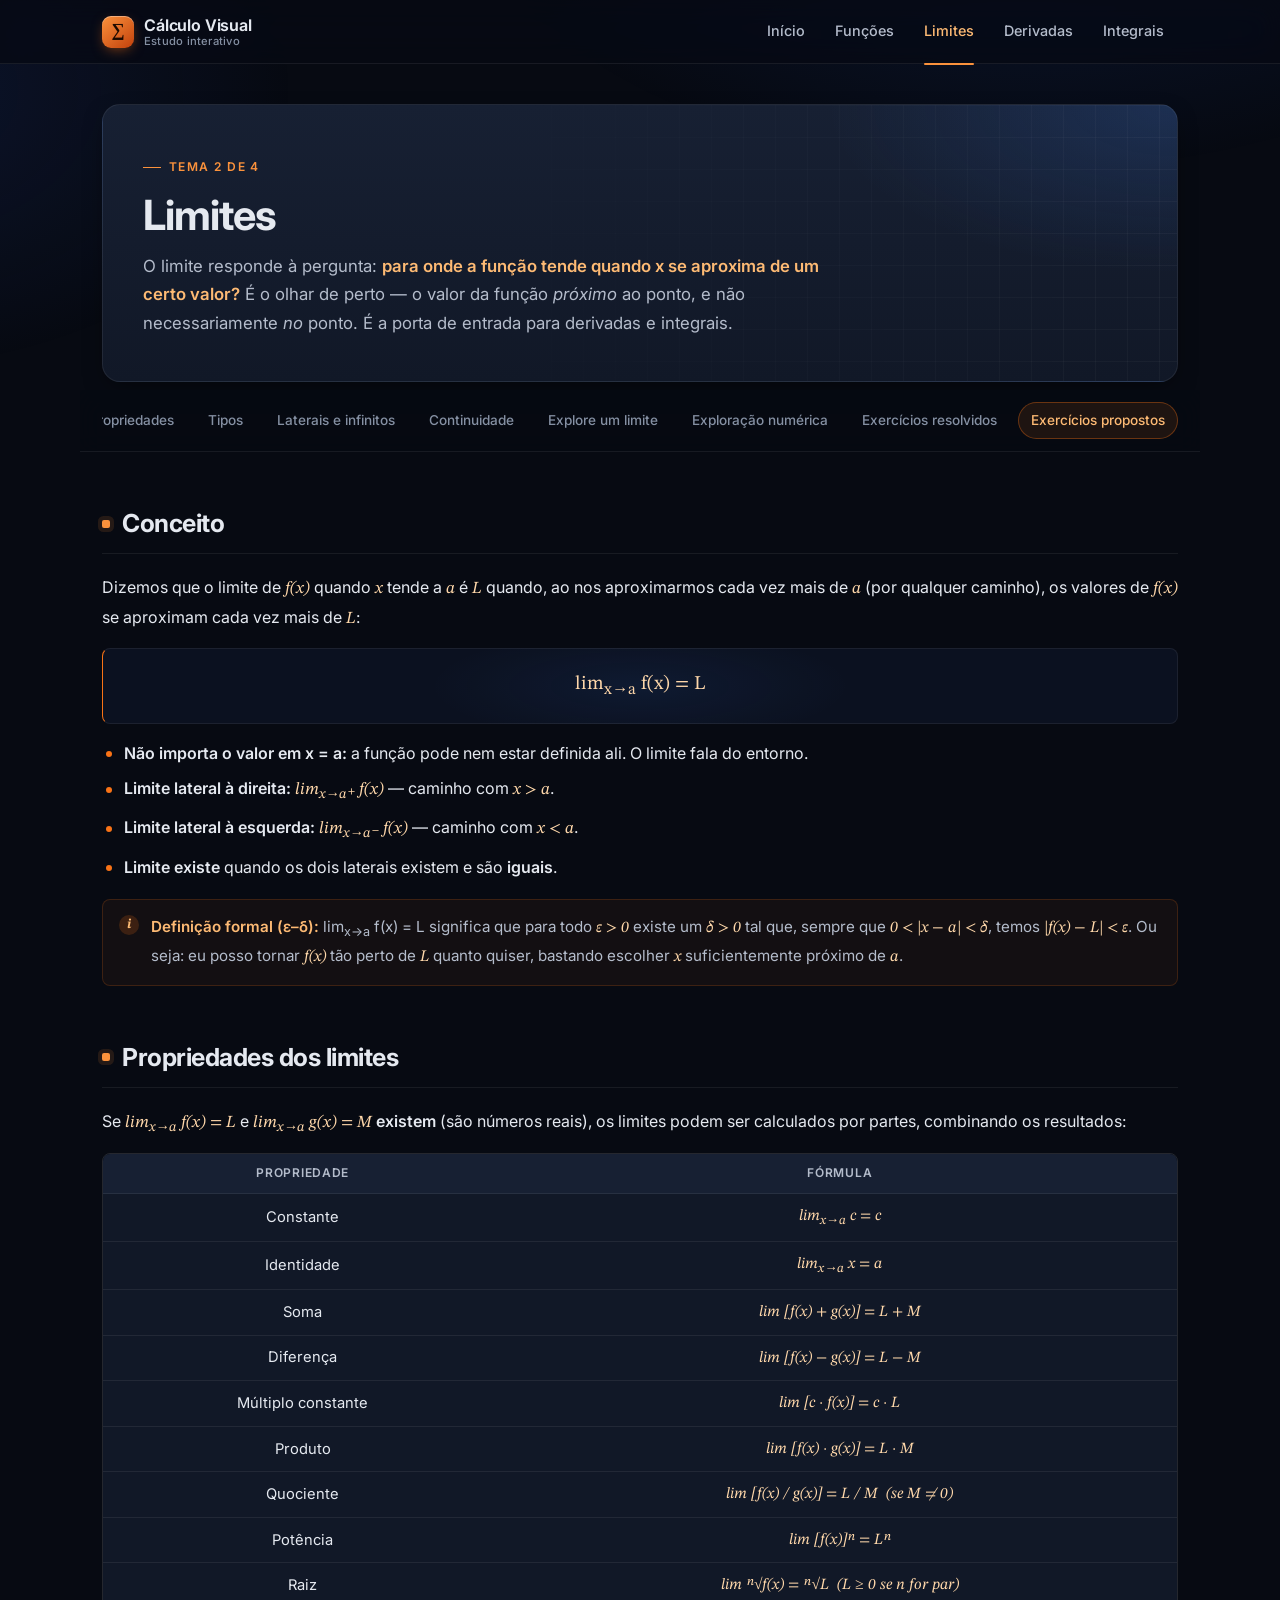
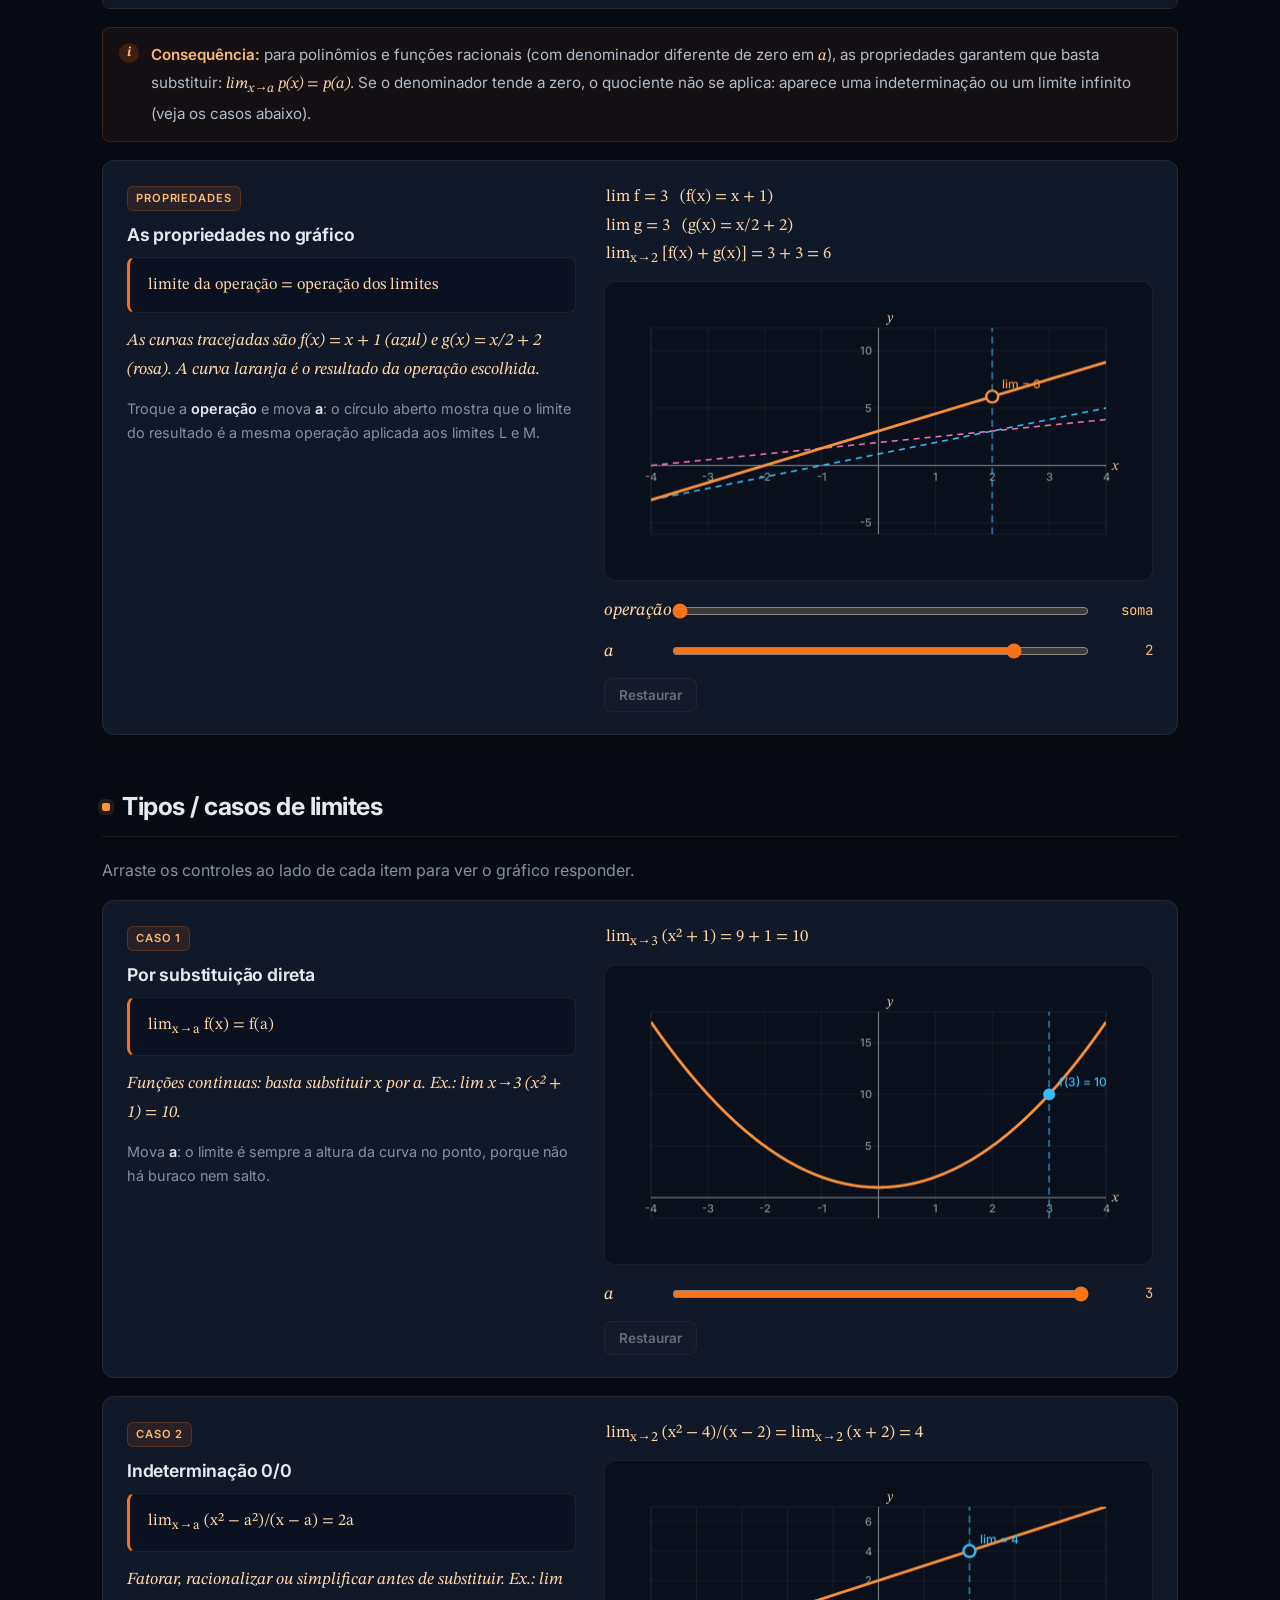
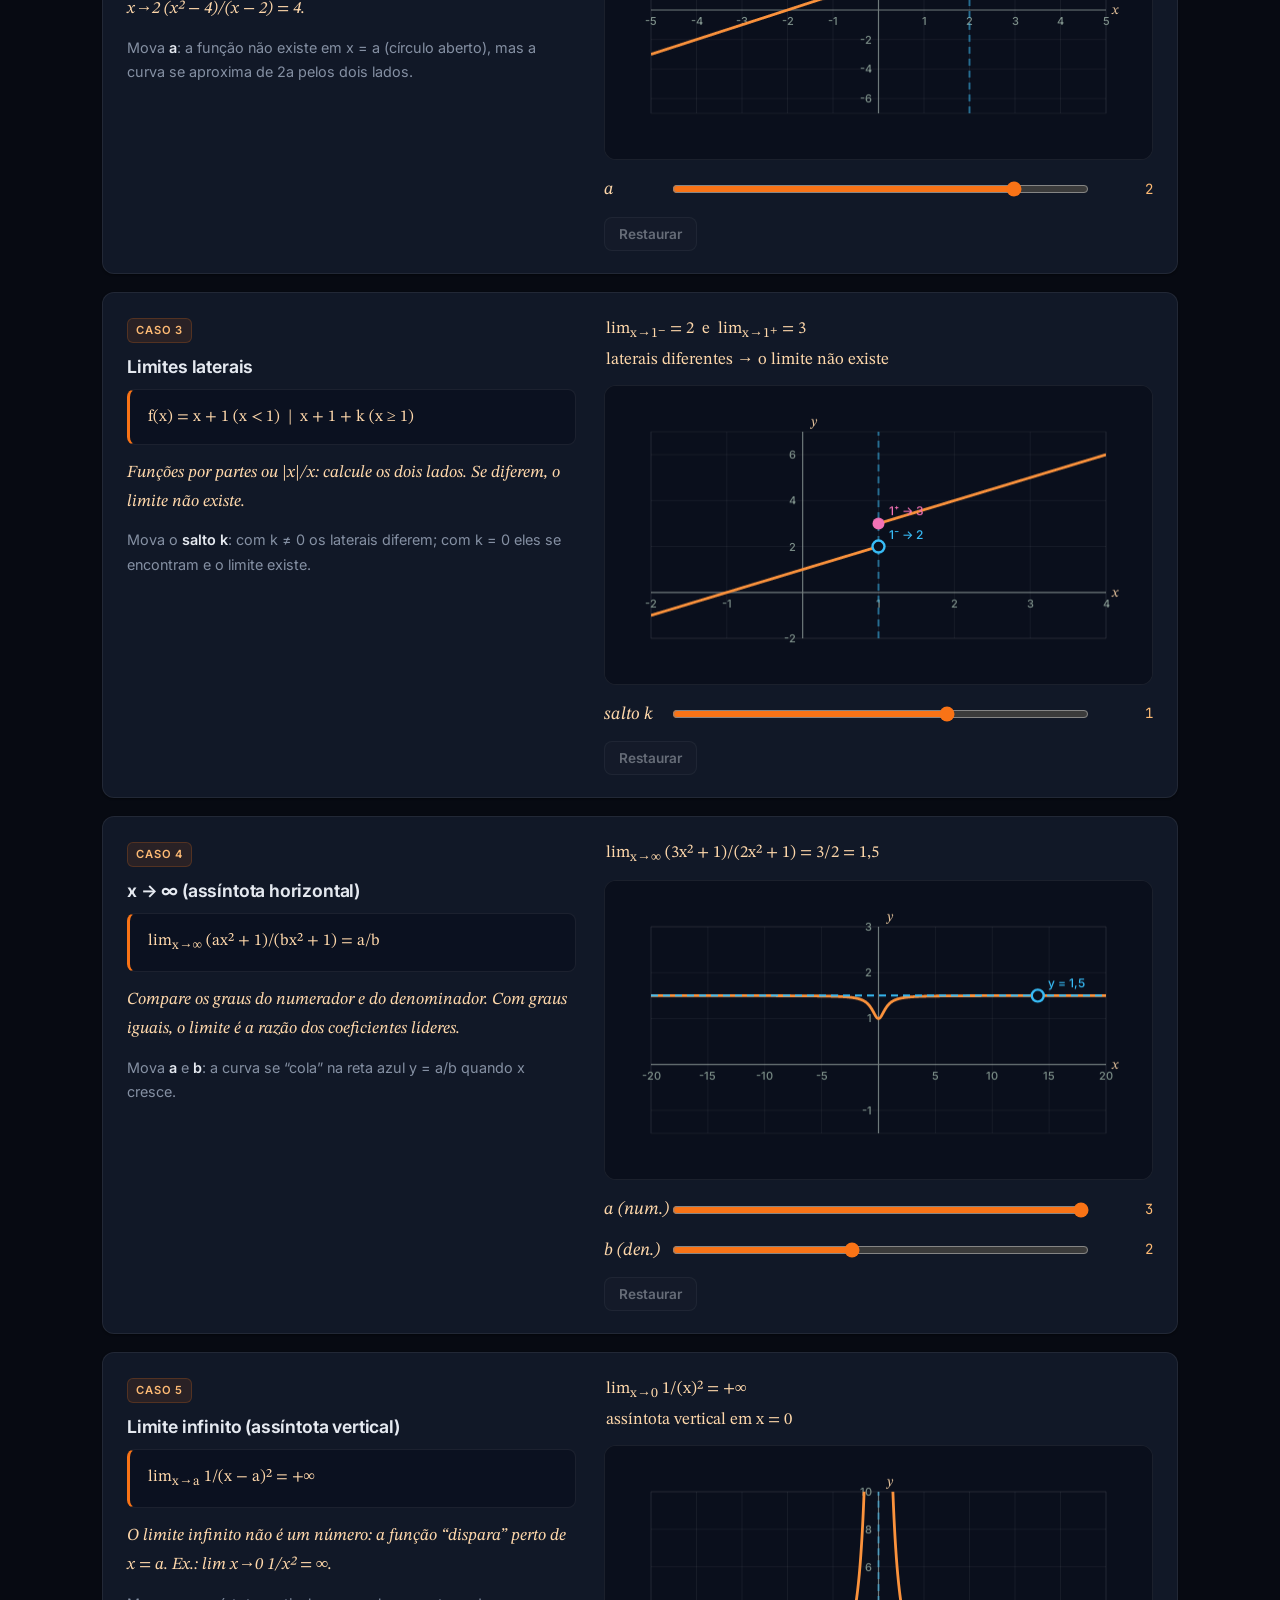
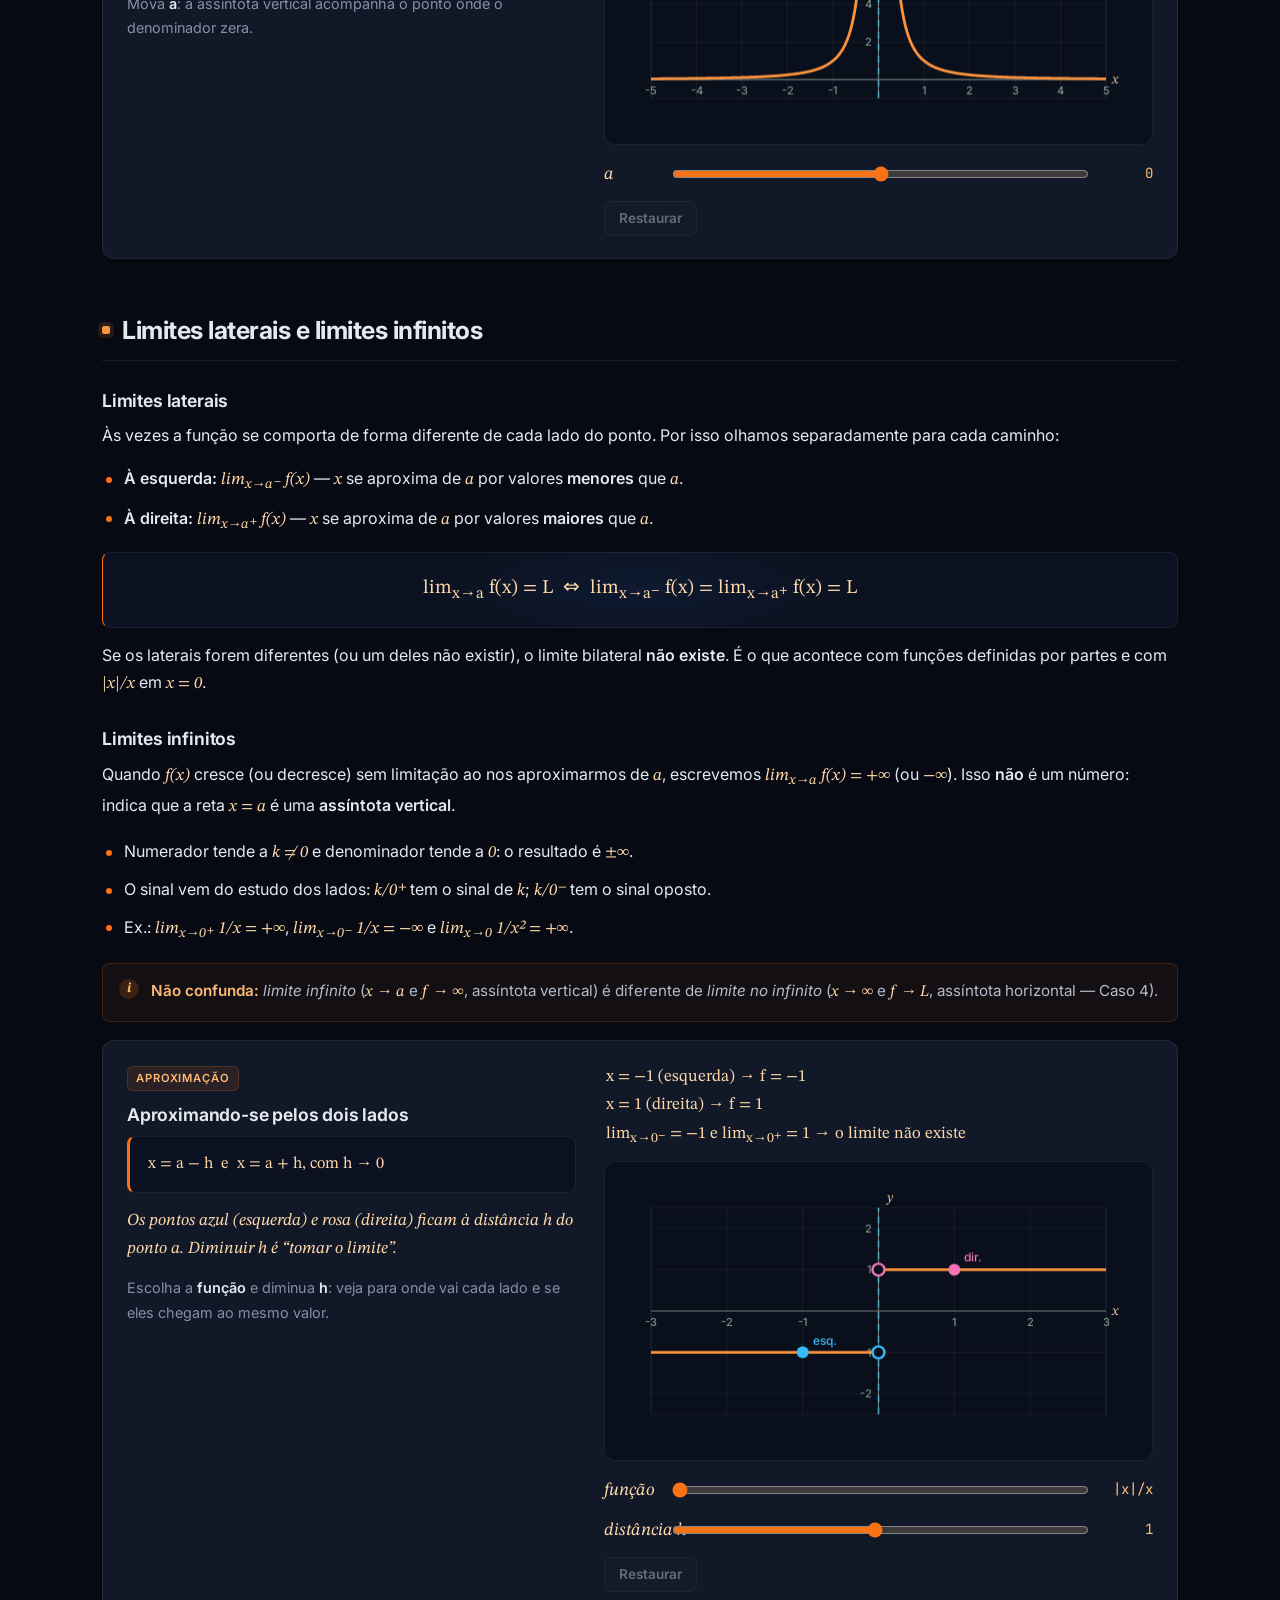
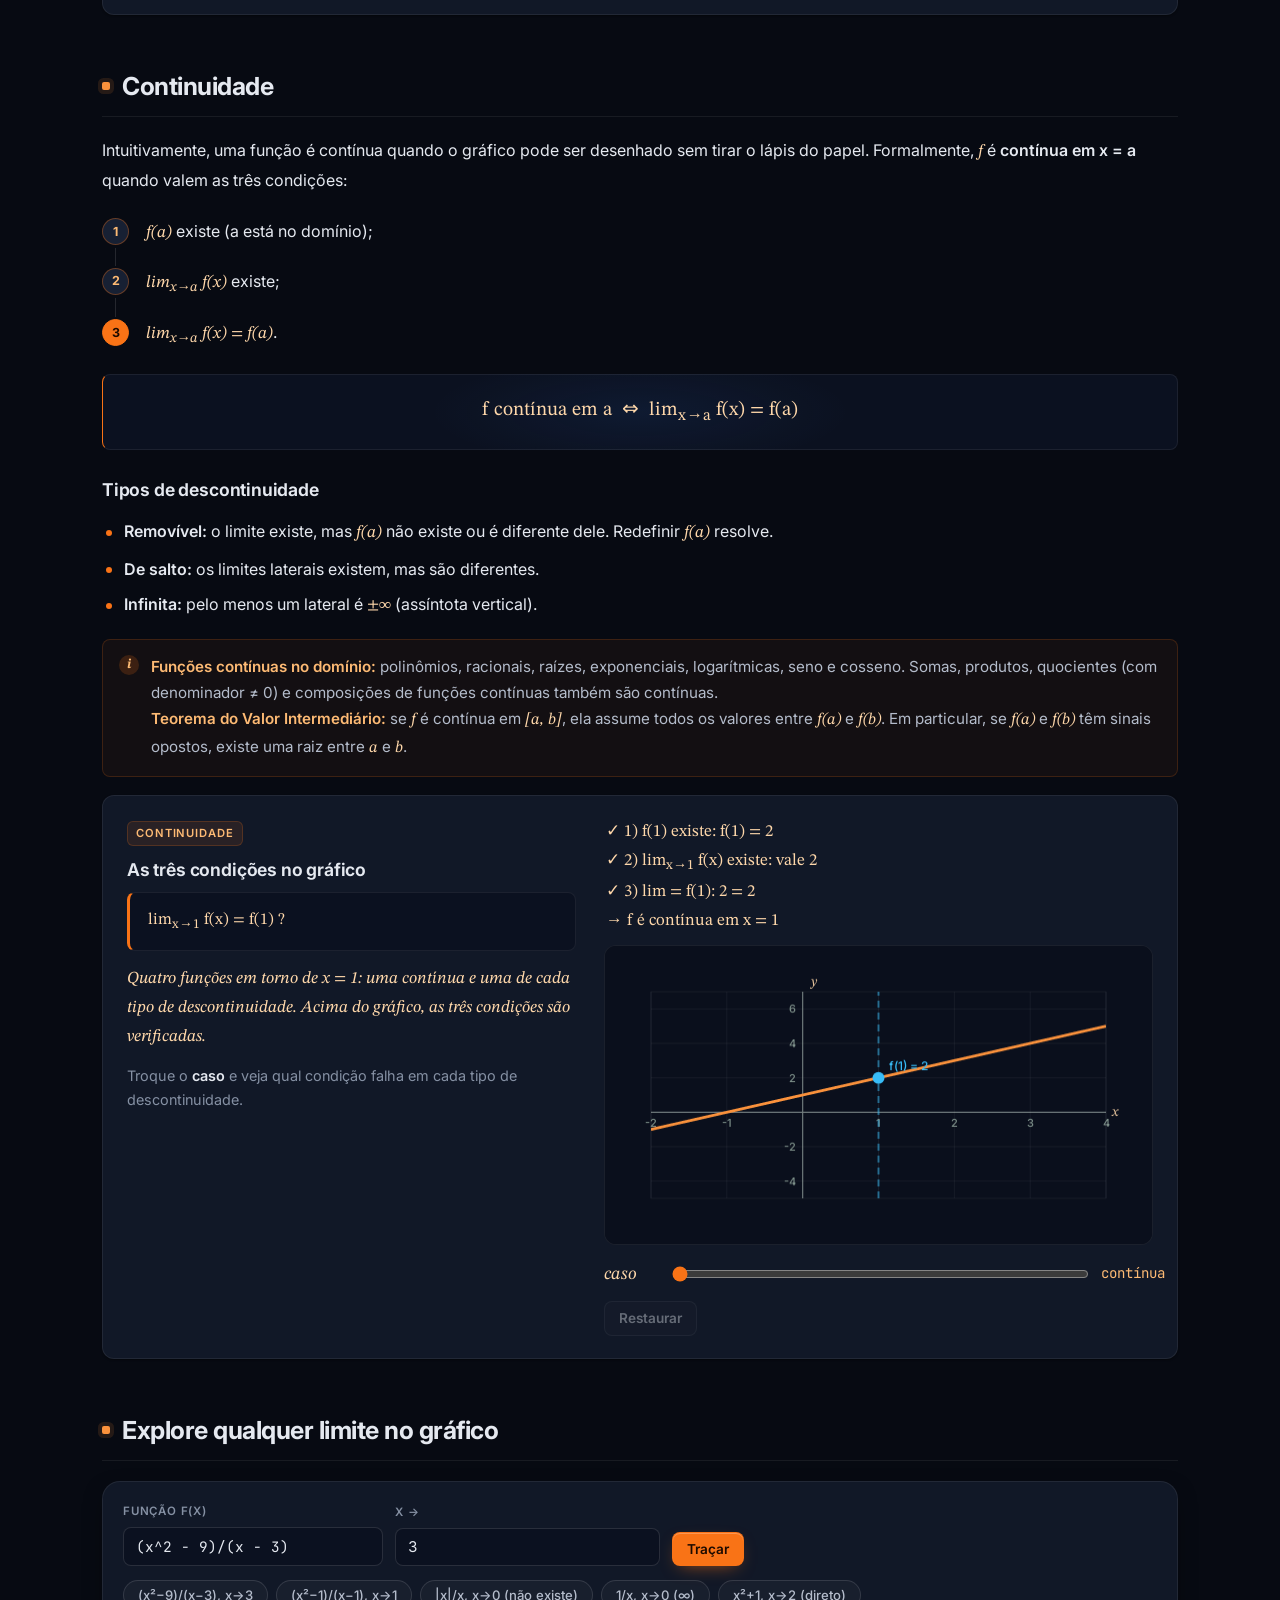
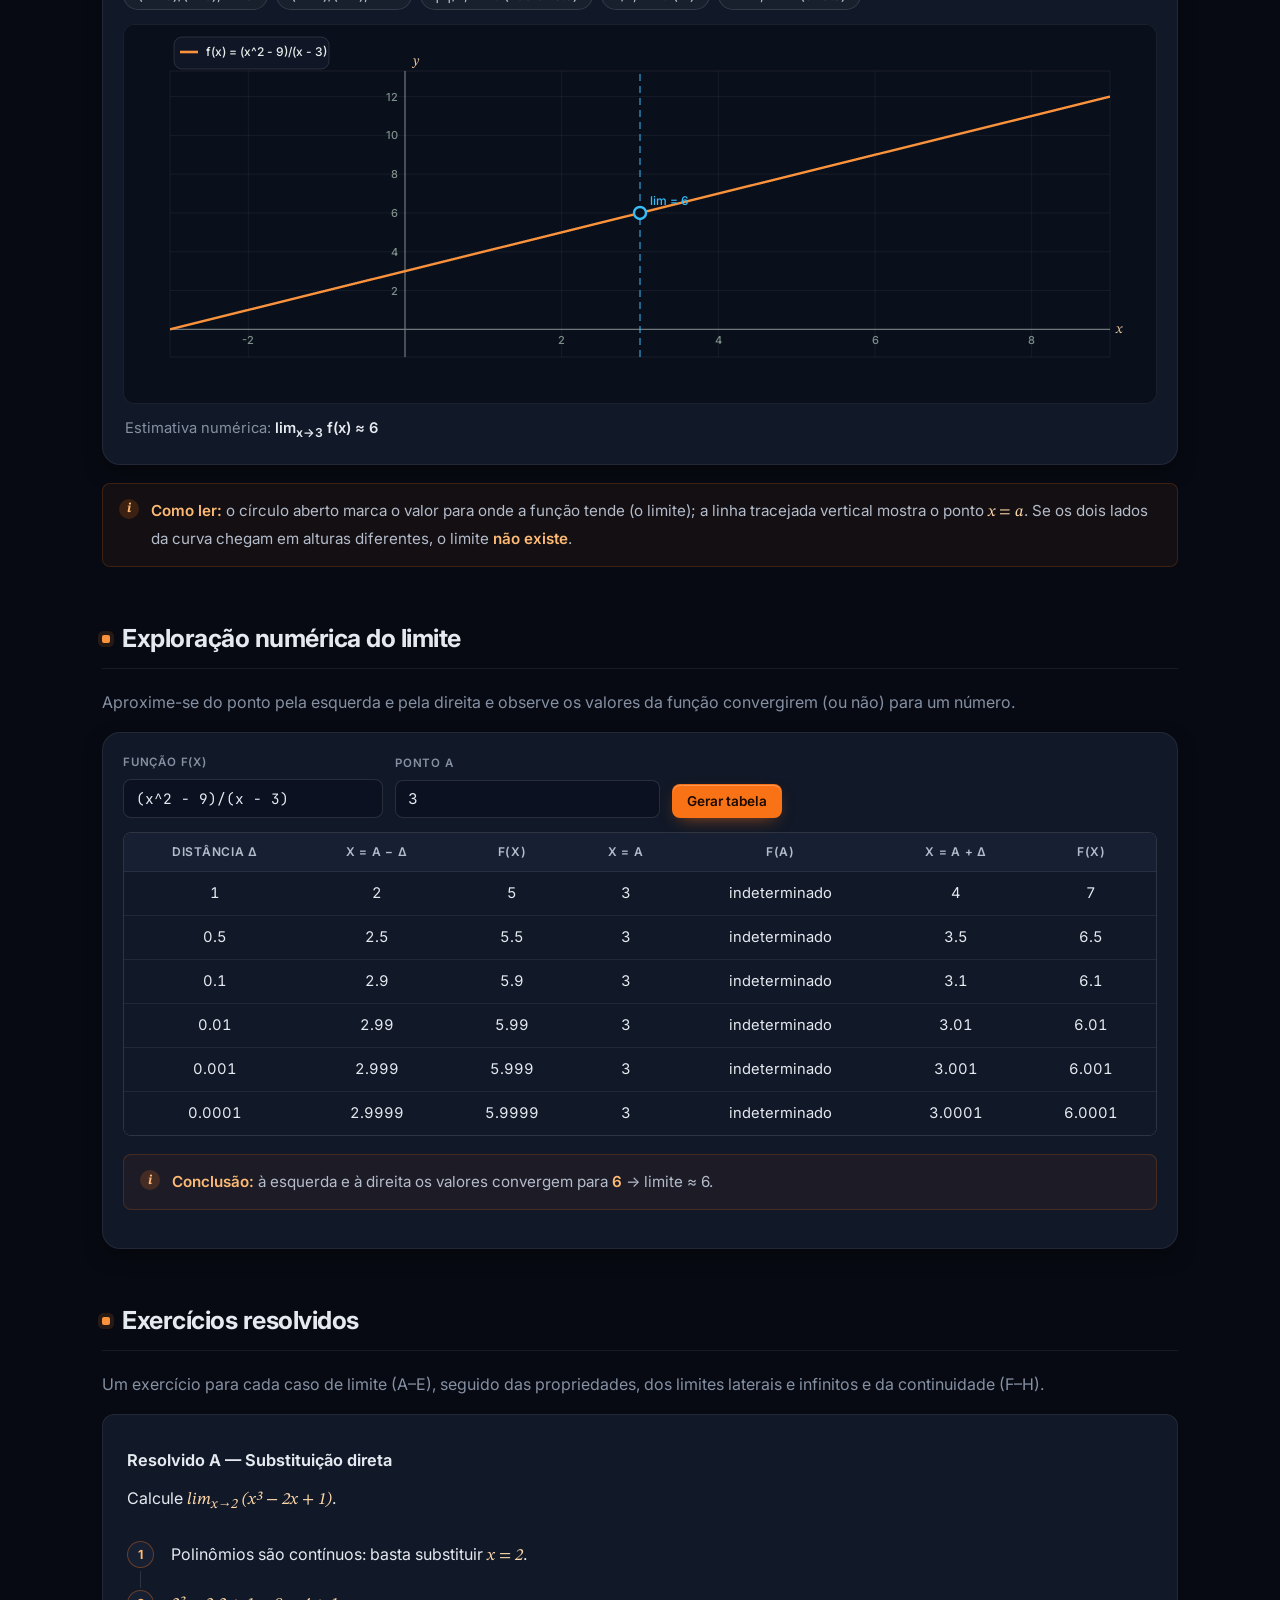
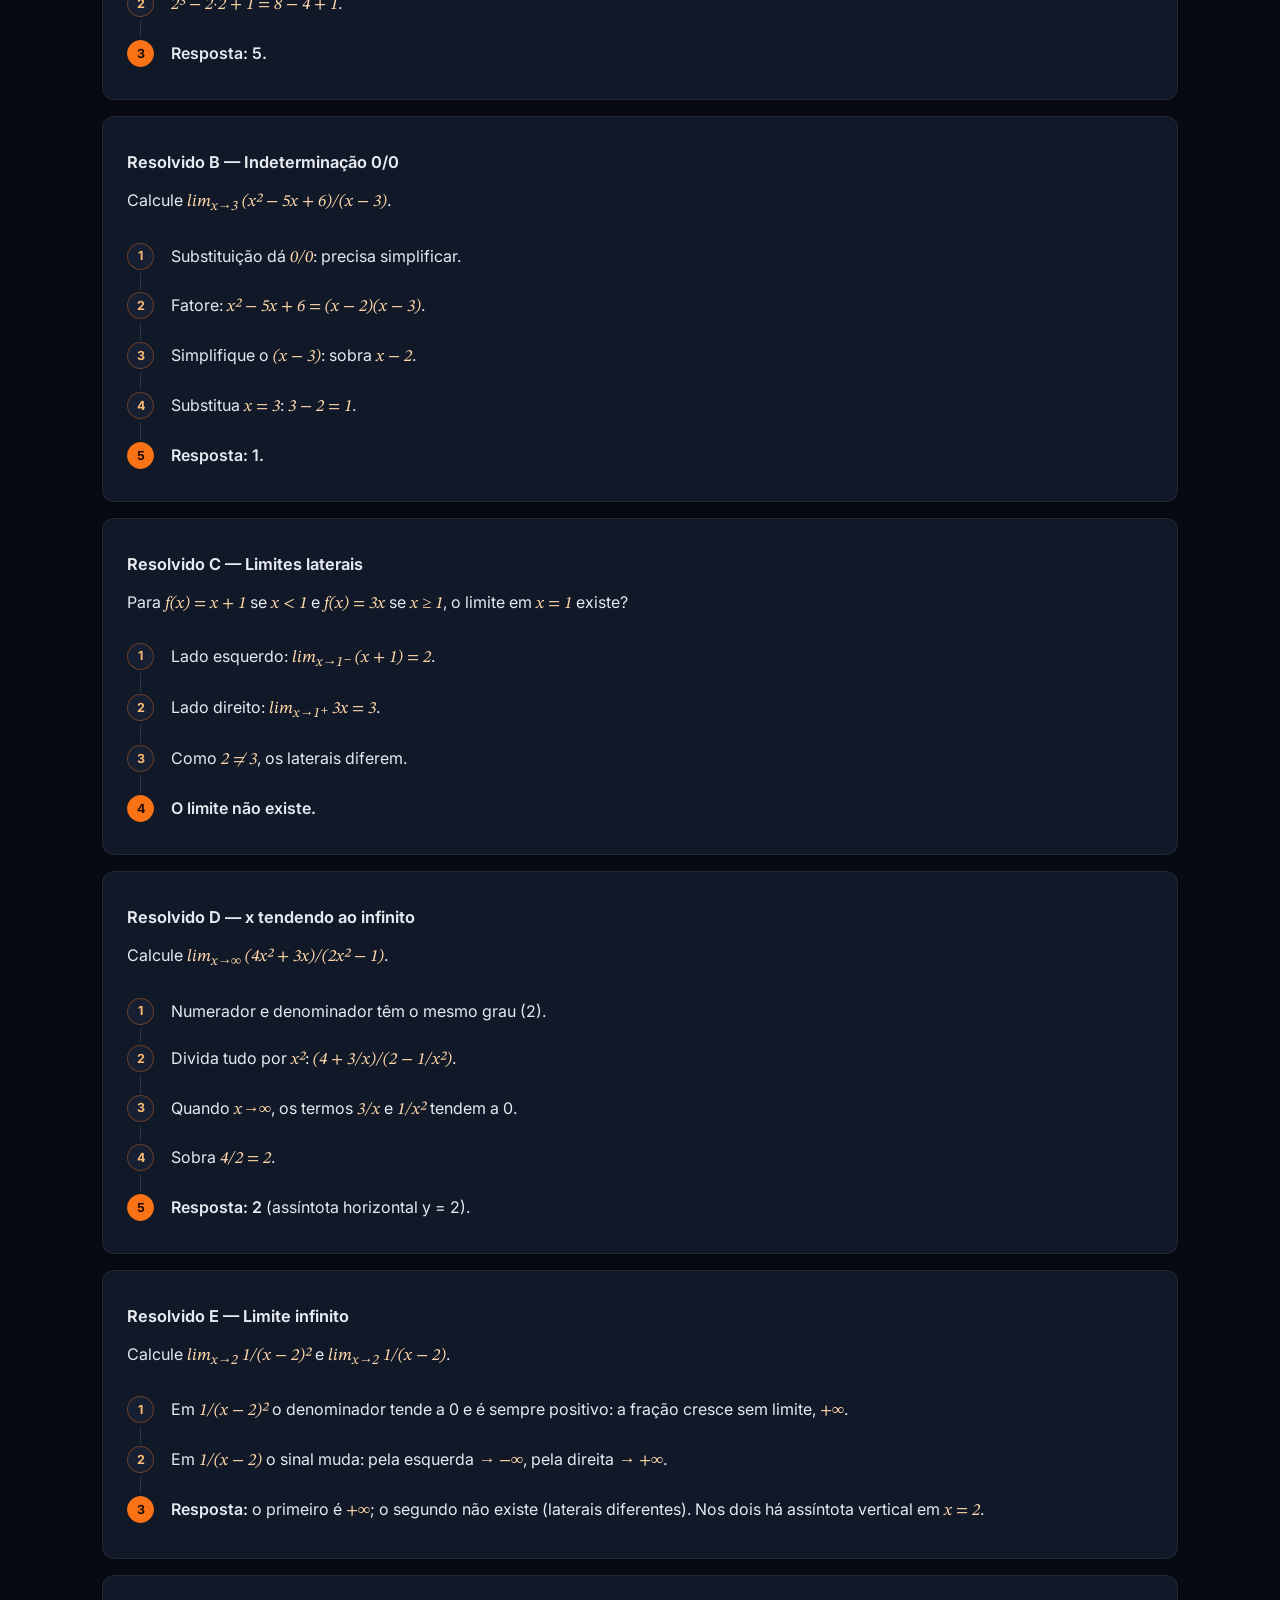
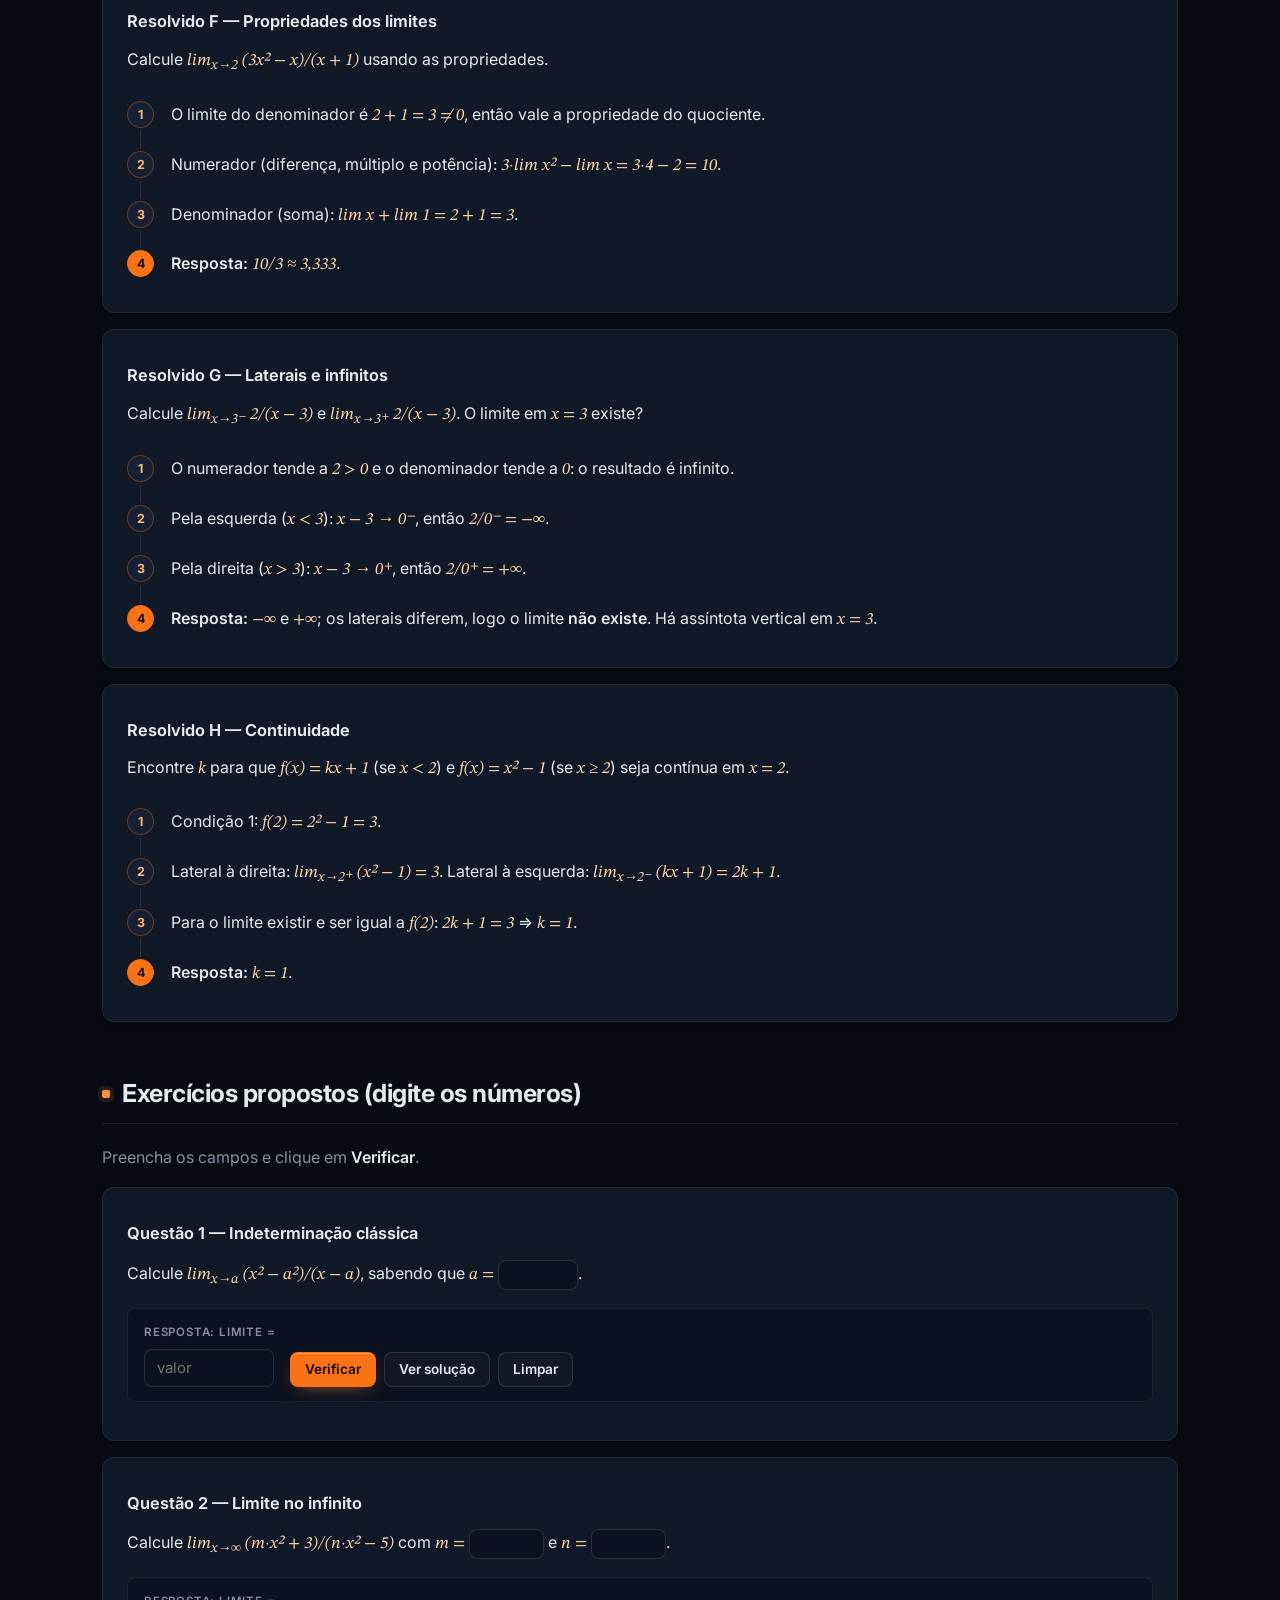
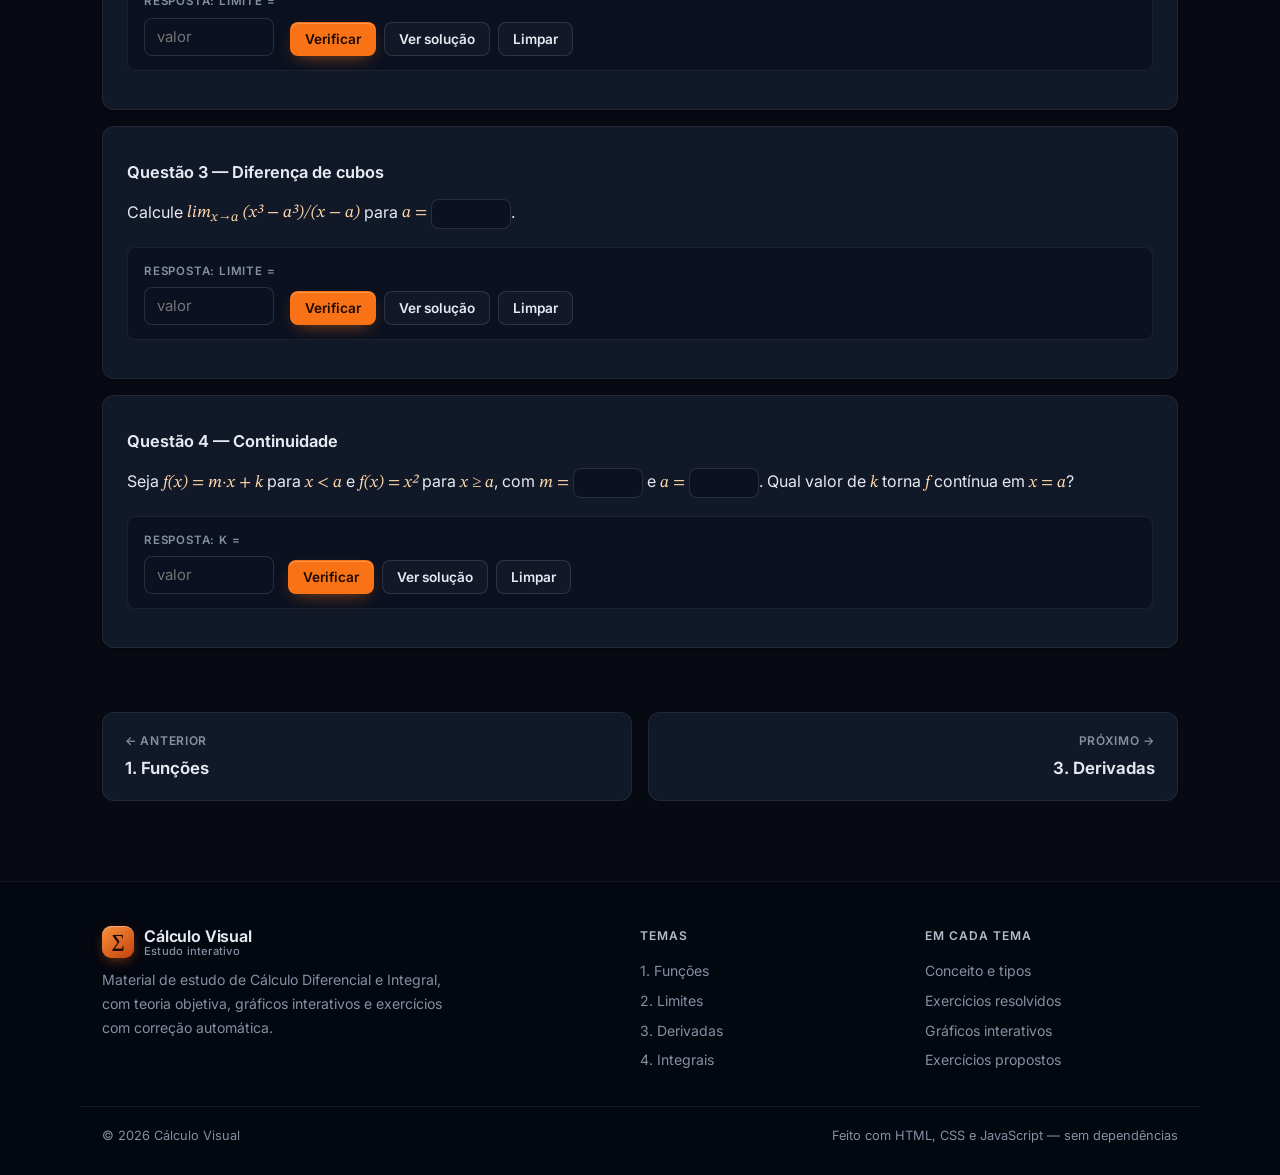
<file: limites.html>
<!DOCTYPE html>
<html lang="pt-BR">
<head>
  <meta charset="UTF-8">
  <meta name="viewport" content="width=device-width, initial-scale=1.0">
  <title>Limites — Cálculo Visual</title>
  <meta name="description" content="Limites: noção intuitiva e formal, limites laterais, indeterminações, assíntotas e exploração numérica interativa.">
  <meta property="og:title" content="Limites — Cálculo Visual">
  <meta name="theme-color" content="#070a12">
  <meta property="og:type" content="website">
  <meta property="og:description" content="Limites: noção intuitiva e formal, limites laterais, indeterminações, assíntotas e exploração numérica interativa.">
  <link rel="icon" href="data:image/svg+xml,%3Csvg xmlns='http://www.w3.org/2000/svg' viewBox='0 0 64 64'%3E%3Cdefs%3E%3ClinearGradient id='g' x1='0' y1='0' x2='1' y2='1'%3E%3Cstop offset='0' stop-color='%23fb923c'/%3E%3Cstop offset='1' stop-color='%23c2410c'/%3E%3C/linearGradient%3E%3C/defs%3E%3Crect width='64' height='64' rx='16' fill='url(%23g)'/%3E%3Ctext x='32' y='45' text-anchor='middle' font-family='Georgia,serif' font-size='38' font-weight='700' fill='%231c0a00'%3E%E2%88%91%3C/text%3E%3C/svg%3E">
  <link rel="preconnect" href="https://fonts.googleapis.com">
  <link rel="preconnect" href="https://fonts.gstatic.com" crossorigin>
  <link rel="stylesheet" href="https://fonts.googleapis.com/css2?family=Inter:wght@400;500;600;650;700;750&family=JetBrains+Mono:wght@400;500&family=STIX+Two+Text:ital,wght@0,400;0,600;1,400;1,600&display=swap">
  <link rel="stylesheet" href="css/style.css?v=8">
</head>
<body>

  <nav class="navbar" aria-label="Principal">
    <a class="brand" href="index.html" aria-label="Cálculo Visual — início"><span class="logo">∑</span><span class="brand-text">Cálculo Visual<small>Estudo interativo</small></span></a>
    <button class="nav-toggle" type="button" aria-label="Abrir menu" aria-expanded="false">
      <svg viewBox="0 0 24 24" fill="none" stroke="currentColor" stroke-width="2" stroke-linecap="round"><path d="M4 7h16M4 12h16M4 17h16"/></svg>
    </button>
    <div class="nav-links">
      <a href="index.html">Início</a>
      <a href="funcoes.html">Funções</a>
      <a href="limites.html" class="active" aria-current="page">Limites</a>
      <a href="derivadas.html">Derivadas</a>
      <a href="integrais.html">Integrais</a>
    </div>
  </nav>

  <main class="container">

    <header class="page-header">
      <span class="eyebrow">Tema 2 de 4</span>
      <h1>Limites</h1>
      <p>
        O limite responde à pergunta: <strong>para onde a função tende quando
        x se aproxima de um certo valor?</strong> É o olhar de perto — o valor
        da função <em>próximo</em> ao ponto, e não necessariamente <em>no</em>
        ponto. É a porta de entrada para derivadas e integrais.
      </p>
    </header>

    <section id="sumario">
      <h2>Nesta página</h2>
      <ul class="clean">
        <li><a href="#conceito">Conceito</a> · <a href="#propriedades">Propriedades</a> · <a href="#tipos">Tipos</a> ·
          <a href="#laterais">Laterais e infinitos</a> · <a href="#continuidade">Continuidade</a> ·
          <a href="#graficos">Explore um limite</a> ·
          <a href="#tabela">Exploração numérica</a> ·
          <a href="#ex-resolvidos">Exercícios resolvidos</a> ·
          <a href="#ex-propostos">Exercícios propostos</a></li>
      </ul>
    </section>

    <!-- ================= CONCEITO ================= -->
    <section id="conceito">
      <h2>Conceito</h2>
      <p>
        Dizemos que o limite de <span class="mth">f(x)</span> quando
        <span class="mth">x</span> tende a <span class="mth">a</span> é
        <span class="mth">L</span> quando, ao nos aproximarmos cada vez mais de
        <span class="mth">a</span> (por qualquer caminho), os valores de
        <span class="mth">f(x)</span> se aproximam cada vez mais de
        <span class="mth">L</span>:
      </p>
      <span class="formula center">lim<sub>x→a</sub> f(x) = L</span>
      <ul class="clean">
        <li><strong>Não importa o valor em x = a:</strong> a função pode nem estar definida ali. O limite fala do entorno.</li>
        <li><strong>Limite lateral à direita:</strong> <span class="mth">lim<sub>x→a⁺</sub> f(x)</span> — caminho com <span class="mth">x &gt; a</span>.</li>
        <li><strong>Limite lateral à esquerda:</strong> <span class="mth">lim<sub>x→a⁻</sub> f(x)</span> — caminho com <span class="mth">x &lt; a</span>.</li>
        <li><strong>Limite existe</strong> quando os dois laterais existem e são <strong>iguais</strong>.</li>
      </ul>
      <div class="note">
        <strong>Definição formal (ε–δ):</strong> lim<sub>x→a</sub> f(x) = L significa que
        para todo <span class="mth">ε &gt; 0</span> existe um
        <span class="mth">δ &gt; 0</span> tal que, sempre que
        <span class="mth">0 &lt; |x − a| &lt; δ</span>, temos
        <span class="mth">|f(x) − L| &lt; ε</span>. Ou seja: eu posso tornar
        <span class="mth">f(x)</span> tão perto de <span class="mth">L</span> quanto
        quiser, bastando escolher <span class="mth">x</span> suficientemente
        próximo de <span class="mth">a</span>.
      </div>
    </section>

    <!-- ================= PROPRIEDADES ================= -->
    <section id="propriedades">
      <h2>Propriedades dos limites</h2>
      <p>
        Se <span class="mth">lim<sub>x→a</sub> f(x) = L</span> e <span class="mth">lim<sub>x→a</sub> g(x) = M</span>
        <strong>existem</strong> (são números reais), os limites podem ser
        calculados por partes, combinando os resultados:
      </p>
      <table class="data">
        <thead><tr><th>Propriedade</th><th>Fórmula</th></tr></thead>
        <tbody>
          <tr><td>Constante</td><td><span class="mth">lim<sub>x→a</sub> c = c</span></td></tr>
          <tr><td>Identidade</td><td><span class="mth">lim<sub>x→a</sub> x = a</span></td></tr>
          <tr><td>Soma</td><td><span class="mth">lim [f(x) + g(x)] = L + M</span></td></tr>
          <tr><td>Diferença</td><td><span class="mth">lim [f(x) − g(x)] = L − M</span></td></tr>
          <tr><td>Múltiplo constante</td><td><span class="mth">lim [c · f(x)] = c · L</span></td></tr>
          <tr><td>Produto</td><td><span class="mth">lim [f(x) · g(x)] = L · M</span></td></tr>
          <tr><td>Quociente</td><td><span class="mth">lim [f(x) / g(x)] = L / M &nbsp;(se M ≠ 0)</span></td></tr>
          <tr><td>Potência</td><td><span class="mth">lim [f(x)]ⁿ = Lⁿ</span></td></tr>
          <tr><td>Raiz</td><td><span class="mth">lim ⁿ√f(x) = ⁿ√L &nbsp;(L ≥ 0 se n for par)</span></td></tr>
        </tbody>
      </table>
      <div class="note">
        <strong>Consequência:</strong> para polinômios e funções racionais (com denominador
        diferente de zero em <span class="mth">a</span>), as propriedades garantem que basta substituir:
        <span class="mth">lim<sub>x→a</sub> p(x) = p(a)</span>. Se o denominador tende a zero, o quociente
        não se aplica: aparece uma indeterminação ou um limite infinito (veja os casos abaixo).
      </div>
      <div class="type-list">
        <article class="card type-card" data-type="lim-prop">
          <div class="type-info">
            <span class="tag">Propriedades</span>
            <h3>As propriedades no gráfico</h3>
            <span class="formula">limite da operação = operação dos limites</span>
            <p class="mth">As curvas tracejadas são f(x) = x + 1 (azul) e g(x) = x/2 + 2 (rosa). A curva laranja é o resultado da operação escolhida.</p>
            <p class="muted try">Troque a <strong>operação</strong> e mova <strong>a</strong>: o círculo aberto mostra que o limite do resultado é a mesma operação aplicada aos limites L e M.</p>
          </div>
          <div class="type-plot">
            <p class="plot-caption type-live" aria-live="polite"></p>
            <canvas></canvas>
            <div class="sliders"></div>
            <button type="button" class="btn small ghost type-reset">Restaurar</button>
          </div>
        </article>
      </div>
    </section>

    <!-- ================= TIPOS ================= -->
    <section id="tipos">
      <h2>Tipos / casos de limites</h2>
      <p class="muted">Arraste os controles ao lado de cada item para ver o gráfico responder.</p>
      <div class="type-list">
        <article class="card type-card" data-type="lim-direta">
          <div class="type-info">
            <span class="tag">Caso 1</span>
            <h3>Por substituição direta</h3>
            <span class="formula">lim<sub>x→a</sub> f(x) = f(a)</span>
            <p class="mth">Funções contínuas: basta substituir x por a. Ex.: lim x→3 (x² + 1) = 10.</p>
            <p class="muted try">Mova <strong>a</strong>: o limite é sempre a altura da curva no ponto, porque não há buraco nem salto.</p>
          </div>
          <div class="type-plot">
            <p class="plot-caption type-live" aria-live="polite"></p>
            <canvas></canvas>
            <div class="sliders"></div>
            <button type="button" class="btn small ghost type-reset">Restaurar</button>
          </div>
        </article>
        <article class="card type-card" data-type="lim-00">
          <div class="type-info">
            <span class="tag">Caso 2</span>
            <h3>Indeterminação 0/0</h3>
            <span class="formula">lim<sub>x→a</sub> (x² − a²)/(x − a) = 2a</span>
            <p class="mth">Fatorar, racionalizar ou simplificar antes de substituir. Ex.: lim x→2 (x² − 4)/(x − 2) = 4.</p>
            <p class="muted try">Mova <strong>a</strong>: a função não existe em x = a (círculo aberto), mas a curva se aproxima de 2a pelos dois lados.</p>
          </div>
          <div class="type-plot">
            <p class="plot-caption type-live" aria-live="polite"></p>
            <canvas></canvas>
            <div class="sliders"></div>
            <button type="button" class="btn small ghost type-reset">Restaurar</button>
          </div>
        </article>
        <article class="card type-card" data-type="lim-laterais">
          <div class="type-info">
            <span class="tag">Caso 3</span>
            <h3>Limites laterais</h3>
            <span class="formula">f(x) = x + 1 (x &lt; 1) &nbsp;|&nbsp; x + 1 + k (x ≥ 1)</span>
            <p class="mth">Funções por partes ou |x|/x: calcule os dois lados. Se diferem, o limite não existe.</p>
            <p class="muted try">Mova o <strong>salto k</strong>: com k ≠ 0 os laterais diferem; com k = 0 eles se encontram e o limite existe.</p>
          </div>
          <div class="type-plot">
            <p class="plot-caption type-live" aria-live="polite"></p>
            <canvas></canvas>
            <div class="sliders"></div>
            <button type="button" class="btn small ghost type-reset">Restaurar</button>
          </div>
        </article>
        <article class="card type-card" data-type="lim-infinito">
          <div class="type-info">
            <span class="tag">Caso 4</span>
            <h3>x → ∞ (assíntota horizontal)</h3>
            <span class="formula">lim<sub>x→∞</sub> (ax² + 1)/(bx² + 1) = a/b</span>
            <p class="mth">Compare os graus do numerador e do denominador. Com graus iguais, o limite é a razão dos coeficientes líderes.</p>
            <p class="muted try">Mova <strong>a</strong> e <strong>b</strong>: a curva se “cola” na reta azul y = a/b quando x cresce.</p>
          </div>
          <div class="type-plot">
            <p class="plot-caption type-live" aria-live="polite"></p>
            <canvas></canvas>
            <div class="sliders"></div>
            <button type="button" class="btn small ghost type-reset">Restaurar</button>
          </div>
        </article>
        <article class="card type-card" data-type="lim-vertical">
          <div class="type-info">
            <span class="tag">Caso 5</span>
            <h3>Limite infinito (assíntota vertical)</h3>
            <span class="formula">lim<sub>x→a</sub> 1/(x − a)² = +∞</span>
            <p class="mth">O limite infinito não é um número: a função “dispara” perto de x = a. Ex.: lim x→0 1/x² = ∞.</p>
            <p class="muted try">Mova <strong>a</strong>: a assíntota vertical acompanha o ponto onde o denominador zera.</p>
          </div>
          <div class="type-plot">
            <p class="plot-caption type-live" aria-live="polite"></p>
            <canvas></canvas>
            <div class="sliders"></div>
            <button type="button" class="btn small ghost type-reset">Restaurar</button>
          </div>
        </article>
      </div>
    </section>

    <!-- ================= LATERAIS E INFINITOS ================= -->
    <section id="laterais">
      <h2>Limites laterais e limites infinitos</h2>
      <h3>Limites laterais</h3>
      <p>
        Às vezes a função se comporta de forma diferente de cada lado do ponto. Por isso
        olhamos separadamente para cada caminho:
      </p>
      <ul class="clean">
        <li><strong>À esquerda:</strong> <span class="mth">lim<sub>x→a⁻</sub> f(x)</span> — <span class="mth">x</span> se aproxima de <span class="mth">a</span> por valores <strong>menores</strong> que <span class="mth">a</span>.</li>
        <li><strong>À direita:</strong> <span class="mth">lim<sub>x→a⁺</sub> f(x)</span> — <span class="mth">x</span> se aproxima de <span class="mth">a</span> por valores <strong>maiores</strong> que <span class="mth">a</span>.</li>
      </ul>
      <span class="formula center">lim<sub>x→a</sub> f(x) = L &nbsp;⇔&nbsp; lim<sub>x→a⁻</sub> f(x) = lim<sub>x→a⁺</sub> f(x) = L</span>
      <p>
        Se os laterais forem diferentes (ou um deles não existir), o limite bilateral
        <strong>não existe</strong>. É o que acontece com funções definidas por partes e com
        <span class="mth">|x|/x</span> em <span class="mth">x = 0</span>.
      </p>

      <h3>Limites infinitos</h3>
      <p>
        Quando <span class="mth">f(x)</span> cresce (ou decresce) sem limitação ao nos aproximarmos de
        <span class="mth">a</span>, escrevemos <span class="mth">lim<sub>x→a</sub> f(x) = +∞</span> (ou <span class="mth">−∞</span>).
        Isso <strong>não</strong> é um número: indica que a reta <span class="mth">x = a</span> é uma
        <strong>assíntota vertical</strong>.
      </p>
      <ul class="clean">
        <li>Numerador tende a <span class="mth">k ≠ 0</span> e denominador tende a <span class="mth">0</span>: o resultado é <span class="mth">±∞</span>.</li>
        <li>O sinal vem do estudo dos lados: <span class="mth">k/0⁺</span> tem o sinal de <span class="mth">k</span>; <span class="mth">k/0⁻</span> tem o sinal oposto.</li>
        <li>Ex.: <span class="mth">lim<sub>x→0⁺</sub> 1/x = +∞</span>, <span class="mth">lim<sub>x→0⁻</sub> 1/x = −∞</span> e <span class="mth">lim<sub>x→0</sub> 1/x² = +∞</span>.</li>
      </ul>
      <div class="note">
        <strong>Não confunda:</strong> <em>limite infinito</em> (<span class="mth">x → a</span> e <span class="mth">f → ∞</span>,
        assíntota vertical) é diferente de <em>limite no infinito</em> (<span class="mth">x → ∞</span> e
        <span class="mth">f → L</span>, assíntota horizontal — Caso 4).
      </div>
      <div class="type-list">
        <article class="card type-card" data-type="lim-aproxima">
          <div class="type-info">
            <span class="tag">Aproximação</span>
            <h3>Aproximando-se pelos dois lados</h3>
            <span class="formula">x = a − h &nbsp;e&nbsp; x = a + h, com h → 0</span>
            <p class="mth">Os pontos azul (esquerda) e rosa (direita) ficam à distância h do ponto a. Diminuir h é “tomar o limite”.</p>
            <p class="muted try">Escolha a <strong>função</strong> e diminua <strong>h</strong>: veja para onde vai cada lado e se eles chegam ao mesmo valor.</p>
          </div>
          <div class="type-plot">
            <p class="plot-caption type-live" aria-live="polite"></p>
            <canvas></canvas>
            <div class="sliders"></div>
            <button type="button" class="btn small ghost type-reset">Restaurar</button>
          </div>
        </article>
      </div>
    </section>

    <!-- ================= CONTINUIDADE ================= -->
    <section id="continuidade">
      <h2>Continuidade</h2>
      <p>
        Intuitivamente, uma função é contínua quando o gráfico pode ser desenhado sem tirar o
        lápis do papel. Formalmente, <span class="mth">f</span> é <strong>contínua em x = a</strong> quando
        valem as três condições:
      </p>
      <ol class="steps">
        <li><span class="mth">f(a)</span> existe (a está no domínio);</li>
        <li><span class="mth">lim<sub>x→a</sub> f(x)</span> existe;</li>
        <li><span class="mth">lim<sub>x→a</sub> f(x) = f(a)</span>.</li>
      </ol>
      <span class="formula center">f contínua em a &nbsp;⇔&nbsp; lim<sub>x→a</sub> f(x) = f(a)</span>
      <h3>Tipos de descontinuidade</h3>
      <ul class="clean">
        <li><strong>Removível:</strong> o limite existe, mas <span class="mth">f(a)</span> não existe ou é diferente dele. Redefinir <span class="mth">f(a)</span> resolve.</li>
        <li><strong>De salto:</strong> os limites laterais existem, mas são diferentes.</li>
        <li><strong>Infinita:</strong> pelo menos um lateral é <span class="mth">±∞</span> (assíntota vertical).</li>
      </ul>
      <div class="note">
        <strong>Funções contínuas no domínio:</strong> polinômios, racionais, raízes,
        exponenciais, logarítmicas, seno e cosseno. Somas, produtos, quocientes (com
        denominador ≠ 0) e composições de funções contínuas também são contínuas.
        <br><strong>Teorema do Valor Intermediário:</strong> se <span class="mth">f</span> é contínua em
        <span class="mth">[a, b]</span>, ela assume todos os valores entre <span class="mth">f(a)</span> e <span class="mth">f(b)</span>. Em
        particular, se <span class="mth">f(a)</span> e <span class="mth">f(b)</span> têm sinais opostos, existe uma raiz entre <span class="mth">a</span> e <span class="mth">b</span>.
      </div>
      <div class="type-list">
        <article class="card type-card" data-type="lim-continuidade">
          <div class="type-info">
            <span class="tag">Continuidade</span>
            <h3>As três condições no gráfico</h3>
            <span class="formula">lim<sub>x→1</sub> f(x) = f(1) ?</span>
            <p class="mth">Quatro funções em torno de x = 1: uma contínua e uma de cada tipo de descontinuidade. Acima do gráfico, as três condições são verificadas.</p>
            <p class="muted try">Troque o <strong>caso</strong> e veja qual condição falha em cada tipo de descontinuidade.</p>
          </div>
          <div class="type-plot">
            <p class="plot-caption type-live" aria-live="polite"></p>
            <canvas></canvas>
            <div class="sliders"></div>
            <button type="button" class="btn small ghost type-reset">Restaurar</button>
          </div>
        </article>
      </div>
    </section>

    <!-- ================= GRÁFICOS ================= -->
    <section id="graficos">
      <h2>Explore qualquer limite no gráfico</h2>
      <div class="plot-box">
        <div class="plot-controls">
          <div class="field">
            <label for="lm-expr">Função f(x)</label>
            <input type="text" id="lm-expr" class="wide" value="(x^2 - 9)/(x - 3)">
          </div>
          <div class="field"><label for="lm-a">x →</label><input type="number" id="lm-a" value="3" step="any"></div>
          <button class="btn small" id="lm-plot">Traçar</button>
        </div>
        <div class="preset-row">
          <button class="chip" data-expr="(x^2 - 9)/(x - 3)" data-a="3">(x²−9)/(x−3), x→3</button>
          <button class="chip" data-expr="(x^2 - 1)/(x - 1)" data-a="1">(x²−1)/(x−1), x→1</button>
          <button class="chip" data-expr="abs(x)/x" data-a="0">|x|/x, x→0 (não existe)</button>
          <button class="chip" data-expr="1/x" data-a="0">1/x, x→0 (∞)</button>
          <button class="chip" data-expr="x^2 + 1" data-a="2">x²+1, x→2 (direto)</button>
        </div>
        <canvas id="lm-canvas" style="margin-top:14px"></canvas>
        <p class="muted" id="lm-info"></p>
        <p class="muted" id="lm-erro" style="color:var(--danger)"></p>
      </div>
      <div class="note">
        <strong>Como ler:</strong> o círculo aberto marca o valor para onde a
        função tende (o limite); a linha tracejada vertical mostra o ponto
        <span class="mth">x = a</span>. Se os dois lados da curva chegam em
        alturas diferentes, o limite <strong>não existe</strong>.
      </div>
    </section>

    <!-- ================= TABELA ================= -->
    <section id="tabela">
      <h2>Exploração numérica do limite</h2>
      <p class="muted">
        Aproxime-se do ponto pela esquerda e pela direita e observe os valores da
        função convergirem (ou não) para um número.
      </p>
      <div class="plot-box">
        <div class="plot-controls">
          <div class="field">
            <label for="tb-expr">Função f(x)</label>
            <input type="text" id="tb-expr" class="wide" value="(x^2 - 9)/(x - 3)">
          </div>
          <div class="field"><label for="tb-a">ponto a</label><input type="number" id="tb-a" value="3" step="any"></div>
          <button class="btn small" id="tb-run">Gerar tabela</button>
        </div>
        <div id="tb-out"></div>
        <p class="muted" id="tb-erro" style="color:var(--danger)"></p>
      </div>
    </section>

    <!-- ================= EXERCÍCIOS RESOLVIDOS ================= -->
    <section id="ex-resolvidos">
      <h2>Exercícios resolvidos</h2>
      <p class="muted">Um exercício para cada caso de limite (A–E), seguido das propriedades, dos limites laterais e infinitos e da continuidade (F–H).</p>

      <div class="exercise">
        <p class="q-title">Resolvido A — Substituição direta</p>
        <p>Calcule <span class="mth">lim<sub>x→2</sub> (x³ − 2x + 1)</span>.</p>
        <ol class="steps">
          <li>Polinômios são contínuos: basta substituir <span class="mth">x = 2</span>.</li>
          <li><span class="mth">2³ − 2·2 + 1 = 8 − 4 + 1</span>.</li>
          <li><strong>Resposta: 5.</strong></li>
        </ol>
      </div>

      <div class="exercise">
        <p class="q-title">Resolvido B — Indeterminação 0/0</p>
        <p>Calcule <span class="mth">lim<sub>x→3</sub> (x² − 5x + 6)/(x − 3)</span>.</p>
        <ol class="steps">
          <li>Substituição dá <span class="mth">0/0</span>: precisa simplificar.</li>
          <li>Fatore: <span class="mth">x² − 5x + 6 = (x − 2)(x − 3)</span>.</li>
          <li>Simplifique o <span class="mth">(x − 3)</span>: sobra <span class="mth">x − 2</span>.</li>
          <li>Substitua <span class="mth">x = 3</span>: <span class="mth">3 − 2 = 1</span>.</li>
          <li><strong>Resposta: 1.</strong></li>
        </ol>
      </div>

      <div class="exercise">
        <p class="q-title">Resolvido C — Limites laterais</p>
        <p>Para <span class="mth">f(x) = x + 1</span> se <span class="mth">x &lt; 1</span> e <span class="mth">f(x) = 3x</span> se <span class="mth">x ≥ 1</span>, o limite em <span class="mth">x = 1</span> existe?</p>
        <ol class="steps">
          <li>Lado esquerdo: <span class="mth">lim<sub>x→1⁻</sub> (x + 1) = 2</span>.</li>
          <li>Lado direito: <span class="mth">lim<sub>x→1⁺</sub> 3x = 3</span>.</li>
          <li>Como <span class="mth">2 ≠ 3</span>, os laterais diferem.</li>
          <li><strong>O limite não existe.</strong></li>
        </ol>
      </div>

      <div class="exercise">
        <p class="q-title">Resolvido D — x tendendo ao infinito</p>
        <p>Calcule <span class="mth">lim<sub>x→∞</sub> (4x² + 3x)/(2x² − 1)</span>.</p>
        <ol class="steps">
          <li>Numerador e denominador têm o mesmo grau (2).</li>
          <li>Divida tudo por <span class="mth">x²</span>: <span class="mth">(4 + 3/x)/(2 − 1/x²)</span>.</li>
          <li>Quando <span class="mth">x→∞</span>, os termos <span class="mth">3/x</span> e <span class="mth">1/x²</span> tendem a 0.</li>
          <li>Sobra <span class="mth">4/2 = 2</span>.</li>
          <li><strong>Resposta: 2</strong> (assíntota horizontal y = 2).</li>
        </ol>
      </div>

      <div class="exercise">
        <p class="q-title">Resolvido E — Limite infinito</p>
        <p>Calcule <span class="mth">lim<sub>x→2</sub> 1/(x − 2)²</span> e <span class="mth">lim<sub>x→2</sub> 1/(x − 2)</span>.</p>
        <ol class="steps">
          <li>Em <span class="mth">1/(x − 2)²</span> o denominador tende a 0 e é sempre positivo: a fração cresce sem limite, <span class="mth">+∞</span>.</li>
          <li>Em <span class="mth">1/(x − 2)</span> o sinal muda: pela esquerda <span class="mth">→ −∞</span>, pela direita <span class="mth">→ +∞</span>.</li>
          <li><strong>Resposta:</strong> o primeiro é <span class="mth">+∞</span>; o segundo não existe (laterais diferentes). Nos dois há assíntota vertical em <span class="mth">x = 2</span>.</li>
        </ol>
      </div>


      <div class="exercise">
        <p class="q-title">Resolvido F — Propriedades dos limites</p>
        <p>Calcule <span class="mth">lim<sub>x→2</sub> (3x² − x)/(x + 1)</span> usando as propriedades.</p>
        <ol class="steps">
          <li>O limite do denominador é <span class="mth">2 + 1 = 3 ≠ 0</span>, então vale a propriedade do quociente.</li>
          <li>Numerador (diferença, múltiplo e potência): <span class="mth">3·lim x² − lim x = 3·4 − 2 = 10</span>.</li>
          <li>Denominador (soma): <span class="mth">lim x + lim 1 = 2 + 1 = 3</span>.</li>
          <li><strong>Resposta:</strong> <span class="mth">10/3 ≈ 3,333</span>.</li>
        </ol>
      </div>

      <div class="exercise">
        <p class="q-title">Resolvido G — Laterais e infinitos</p>
        <p>Calcule <span class="mth">lim<sub>x→3⁻</sub> 2/(x − 3)</span> e <span class="mth">lim<sub>x→3⁺</sub> 2/(x − 3)</span>. O limite em <span class="mth">x = 3</span> existe?</p>
        <ol class="steps">
          <li>O numerador tende a <span class="mth">2 &gt; 0</span> e o denominador tende a <span class="mth">0</span>: o resultado é infinito.</li>
          <li>Pela esquerda (<span class="mth">x &lt; 3</span>): <span class="mth">x − 3 → 0⁻</span>, então <span class="mth">2/0⁻ = −∞</span>.</li>
          <li>Pela direita (<span class="mth">x &gt; 3</span>): <span class="mth">x − 3 → 0⁺</span>, então <span class="mth">2/0⁺ = +∞</span>.</li>
          <li><strong>Resposta:</strong> <span class="mth">−∞</span> e <span class="mth">+∞</span>; os laterais diferem, logo o limite <strong>não existe</strong>. Há assíntota vertical em <span class="mth">x = 3</span>.</li>
        </ol>
      </div>

      <div class="exercise">
        <p class="q-title">Resolvido H — Continuidade</p>
        <p>Encontre <span class="mth">k</span> para que <span class="mth">f(x) = kx + 1</span> (se <span class="mth">x &lt; 2</span>) e <span class="mth">f(x) = x² − 1</span> (se <span class="mth">x ≥ 2</span>) seja contínua em <span class="mth">x = 2</span>.</p>
        <ol class="steps">
          <li>Condição 1: <span class="mth">f(2) = 2² − 1 = 3</span>.</li>
          <li>Lateral à direita: <span class="mth">lim<sub>x→2⁺</sub> (x² − 1) = 3</span>. Lateral à esquerda: <span class="mth">lim<sub>x→2⁻</sub> (kx + 1) = 2k + 1</span>.</li>
          <li>Para o limite existir e ser igual a <span class="mth">f(2)</span>: <span class="mth">2k + 1 = 3</span> ⇒ <span class="mth">k = 1</span>.</li>
          <li><strong>Resposta:</strong> <span class="mth">k = 1</span>.</li>
        </ol>
      </div>
    </section>

    <!-- ================= EXERCÍCIOS PROPOSTOS ================= -->
    <section id="ex-propostos">
      <h2>Exercícios propostos (digite os números)</h2>
      <p class="muted">Preencha os campos e clique em <strong>Verificar</strong>.</p>

      <!-- Q1 -->
      <div class="exercise" data-expect="2*a"
           data-plot="fn: (x^2 - a^2)/(x - a) | hole: a, 2*a | caption: A função não existe em x = a, mas tende a 2a" data-tol="0.01"
           data-success="<strong>Correto!</strong> Você dominou a indeterminação 0/0. 🎯">
        <p class="q-title">Questão 1 — Indeterminação clássica</p>
        <p>
          Calcule <span class="mth">lim<sub>x→a</sub> (x² − a²)/(x − a)</span>,
          sabendo que <span class="mth">a = <input type="number" data-var="a" step="any" style="width:80px"></span>.
        </p>
        <div class="inputs-row">
          <div class="field answer-field">
            <label>Resposta: limite =</label>
            <input type="number" data-answer step="any" placeholder="valor">
          </div>
          <div class="actions">
            <button class="btn small btn-check">Verificar</button>
            <button class="btn small ghost btn-solution">Ver solução</button>
            <button class="btn small ghost btn-reset">Limpar</button>
          </div>
        </div>
        <div class="feedback"></div>
        <div class="solution">
          <h4>Solução passo a passo</h4>
          <ol class="steps">
            <li>Fatore a diferença de quadrados: <span class="mth">(x − a)(x + a)</span>.</li>
            <li>Simplifique com o denominador: sobra <span class="mth">x + a</span>.</li>
            <li>Substitua <span class="mth">x = a</span>: <span class="mth">a + a = 2a</span>.</li>
          </ol>
        </div>
      </div>

      <!-- Q2 -->
      <div class="exercise" data-expect="m/n"
           data-plot="fn: (m*x^2 + 3)/(n*x^2 - 5) | hline: m/n | x: 0, 30 | y: m/n - 2*abs(m/n) - 1, m/n + 2*abs(m/n) + 1 | caption: Para x grande, a função se aproxima da assíntota y = m/n" data-tol="0.01"
           data-success="<strong>Excelente!</strong> Proporção de graus correta. 🎯">
        <p class="q-title">Questão 2 — Limite no infinito</p>
        <p>
          Calcule <span class="mth">lim<sub>x→∞</sub> (m·x² + 3)/(n·x² − 5)</span> com
          <span class="mth">m = <input type="number" data-var="m" step="any" style="width:75px"> </span>
          e <span class="mth">n = <input type="number" data-var="n" step="any" style="width:75px"></span>.
        </p>
        <div class="inputs-row">
          <div class="field answer-field">
            <label>Resposta: limite =</label>
            <input type="number" data-answer step="any" placeholder="valor">
          </div>
          <div class="actions">
            <button class="btn small btn-check">Verificar</button>
            <button class="btn small ghost btn-solution">Ver solução</button>
            <button class="btn small ghost btn-reset">Limpar</button>
          </div>
        </div>
        <div class="feedback"></div>
        <div class="solution">
          <h4>Solução passo a passo</h4>
          <ol class="steps">
            <li>Os dois polinomios têm o mesmo grau (2).</li>
            <li>Divida tudo por <span class="mth">x²</span>: <span class="mth">(m + 3/x²)/(n − 5/x²)</span>.</li>
            <li>Com <span class="mth">x→∞</span>, os termos com <span class="mth">x</span> no denominador vão a zero.</li>
            <li>Sobra <span class="mth">m/n</span>.</li>
          </ol>
        </div>
      </div>

      <!-- Q3 -->
      <div class="exercise" data-expect="3*a^2"
           data-plot="fn: (x^3 - a^3)/(x - a) | hole: a, 3*a^2 | caption: A função não existe em x = a, mas tende a 3a²" data-tol="0.01"
           data-success="<strong>Correto!</strong> Diferência de cubos dominada. 🎯">
        <p class="q-title">Questão 3 — Diferença de cubos</p>
        <p>
          Calcule <span class="mth">lim<sub>x→a</sub> (x³ − a³)/(x − a)</span> para
          <span class="mth">a = <input type="number" data-var="a" step="any" style="width:80px"></span>.
        </p>
        <div class="inputs-row">
          <div class="field answer-field">
            <label>Resposta: limite =</label>
            <input type="number" data-answer step="any" placeholder="valor">
          </div>
          <div class="actions">
            <button class="btn small btn-check">Verificar</button>
            <button class="btn small ghost btn-solution">Ver solução</button>
            <button class="btn small ghost btn-reset">Limpar</button>
          </div>
        </div>
        <div class="feedback"></div>
        <div class="solution">
          <h4>Solução passo a passo</h4>
          <ol class="steps">
            <li>Identidade: <span class="mth">x³ − a³ = (x − a)(x² + x·a + a²)</span>.</li>
            <li>Simplifique o fator <span class="mth">(x − a)</span>.</li>
            <li>Substitua <span class="mth">x = a</span>: <span class="mth">a² + a² + a² = 3a²</span>.</li>
          </ol>
        </div>
      </div>

      <!-- Q4 -->
      <div class="exercise" data-expect="a^2 - m*a"
           data-plot="fn: (m*x + a^2 - m*a)*(1 - sign(x - a))/2 + x^2*(1 + sign(x - a))/2 | point: a, a^2 | x: a - 4, a + 4 | caption: Com o k certo, os dois pedaços se encontram em x = a e a função fica contínua" data-tol="0.01"
           data-success="<strong>Correto!</strong> A função ficou contínua. 🎯">
        <p class="q-title">Questão 4 — Continuidade</p>
        <p>
          Seja <span class="mth">f(x) = m·x + k</span> para <span class="mth">x &lt; a</span> e
          <span class="mth">f(x) = x²</span> para <span class="mth">x ≥ a</span>, com
          <span class="mth">m = <input type="number" data-var="m" step="any" style="width:70px"> </span> e
          <span class="mth">a = <input type="number" data-var="a" step="any" style="width:70px"></span>.
          Qual valor de <span class="mth">k</span> torna <span class="mth">f</span> contínua em <span class="mth">x = a</span>?
        </p>
        <div class="inputs-row">
          <div class="field answer-field">
            <label>Resposta: k =</label>
            <input type="number" data-answer step="any" placeholder="valor">
          </div>
          <div class="actions">
            <button class="btn small btn-check">Verificar</button>
            <button class="btn small ghost btn-solution">Ver solução</button>
            <button class="btn small ghost btn-reset">Limpar</button>
          </div>
        </div>
        <div class="feedback"></div>
        <div class="solution">
          <h4>Solução passo a passo</h4>
          <ol class="steps">
            <li>Valor no ponto e lateral à direita: <span class="mth">f(a) = lim<sub>x→a⁺</sub> x² = a²</span>.</li>
            <li>Lateral à esquerda: <span class="mth">lim<sub>x→a⁻</sub> (m·x + k) = m·a + k</span>.</li>
            <li>Continuidade exige laterais iguais a <span class="mth">f(a)</span>: <span class="mth">m·a + k = a²</span>.</li>
            <li>Logo <span class="mth">k = a² − m·a</span>.</li>
          </ol>
        </div>
      </div>
    </section>

    <nav class="page-nav" aria-label="Navegação entre temas">
      <a class="prev" href="funcoes.html"><small>← Anterior</small><span>1. Funções</span></a>
      <a class="next" href="derivadas.html"><small>Próximo →</small><span>3. Derivadas</span></a>
    </nav>

  </main>

  <footer class="footer">
    <div class="footer-inner">
      <div>
        <a class="brand" href="index.html" aria-label="Cálculo Visual — início"><span class="logo">∑</span><span class="brand-text">Cálculo Visual<small>Estudo interativo</small></span></a>
        <p>Material de estudo de Cálculo Diferencial e Integral, com teoria objetiva, gráficos interativos e exercícios com correção automática.</p>
      </div>
      <div>
        <h5>Temas</h5>
        <ul>
          <li><a href="funcoes.html">1. Funções</a></li>
          <li><a href="limites.html">2. Limites</a></li>
          <li><a href="derivadas.html">3. Derivadas</a></li>
          <li><a href="integrais.html">4. Integrais</a></li>
        </ul>
      </div>
      <div>
        <h5>Em cada tema</h5>
        <ul>
          <li>Conceito e tipos</li>
          <li>Exercícios resolvidos</li>
          <li>Gráficos interativos</li>
          <li>Exercícios propostos</li>
        </ul>
      </div>
    </div>
    <div class="footer-bottom">
      <span>© 2026 Cálculo Visual</span>
      <span>Feito com HTML, CSS e JavaScript — sem dependências</span>
    </div>
  </footer>

  <script src="js/math.js?v=8"></script>
  <script src="js/graph.js?v=8"></script>
  <script src="js/exercises.js?v=8"></script>
  <script src="js/types.js?v=13"></script>
  <script>
    /* ---- estimativa numérica do limite ---- */
    function estimateLimit(fn, a) {
      const hs = [0.1, 0.01, 0.001, 0.0001];
      let left = NaN, right = NaN, firstL = null, firstR = null;
      for (const h of hs) {
        const fl = fn(a - h);
        const fr = fn(a + h);
        if (isFinite(fl)) { if (firstL === null) firstL = fl; left = fl; }
        if (isFinite(fr)) { if (firstR === null) firstR = fr; right = fr; }
      }
      const divergiu = (primeiro, ultimo) =>
        isFinite(primeiro) && isFinite(ultimo) &&
        Math.abs(ultimo) > Math.abs(primeiro) * 50 + 1000;
      if (divergiu(firstL, left) || divergiu(firstR, right)) return { kind: 'inf' };
      if (!isFinite(left) && !isFinite(right)) return { kind: 'inf' };
      if (isFinite(left) && isFinite(right)) {
        if (Math.abs(left - right) > 0.05 * (1 + Math.abs(left) + Math.abs(right))) {
          return { kind: 'none', left, right };
        }
        return { kind: 'ok', value: (left + right) / 2, left, right };
      }
      return { kind: isFinite(left) ? 'ok' : 'ok', value: isFinite(left) ? left : right };
    }

    /* ---- explorador de limites ---- */
    const lmCanvas = document.getElementById('lm-canvas');
    const lmExpr = document.getElementById('lm-expr');
    const lmA = document.getElementById('lm-a');
    const lmInfo = document.getElementById('lm-info');
    const lmErro = document.getElementById('lm-erro');

    function plotLimit() {
      const expr = lmExpr.value.trim();
      const a = parseFloat(lmA.value);
      lmErro.textContent = '';
      lmInfo.textContent = '';
      if (!isFinite(a)) { lmErro.textContent = 'Informe o ponto a.'; return; }
      let fn;
      try { MathParser.compile(expr); } catch (e) {
        lmErro.textContent = 'Erro na expressão: ' + e.message; return;
      }
      fn = MathParser.safe(expr);

      const est = estimateLimit(fn, a);
      const specs = [{ expr: expr, color: '#fb923c', label: 'f(x) = ' + expr }];
      const opts = { xmin: a - 6, xmax: a + 6, lines: [{ vertical: a, color: 'rgba(56,189,248,0.5)' }] };

      if (est.kind === 'ok') {
        opts.markers = [{ x: a, y: est.value, type: 'open', color: '#38bdf8', label: 'lim = ' + MathParser.format(est.value) }];
        lmInfo.innerHTML = 'Estimativa numérica: <strong>lim<sub>x→' + MathParser.format(a) +
          '</sub> f(x) ≈ ' + MathParser.format(est.value) + '</strong>';
      } else if (est.kind === 'none') {
        lmInfo.innerHTML = 'Os laterais diferem (esquerda ≈ ' + MathParser.format(est.left) +
          ' e direita ≈ ' + MathParser.format(est.right) + '): <strong>o limite não existe</strong>.';
      } else {
        lmInfo.innerHTML = 'Os valores se dispersam sem estabilizar: <strong>limite infinito ou inexistente</strong>.';
      }
      Plot.draw(lmCanvas, specs, opts);
    }

    document.getElementById('lm-plot').addEventListener('click', plotLimit);
    lmExpr.addEventListener('keydown', e => { if (e.key === 'Enter') plotLimit(); });
    document.querySelectorAll('.chip[data-expr]').forEach(chip => {
      chip.addEventListener('click', () => {
        lmExpr.value = chip.dataset.expr;
        lmA.value = chip.dataset.a;
        plotLimit();
      });
    });
    plotLimit();

    /* ---- tabela numérica ---- */
    function buildTable() {
      const expr = document.getElementById('tb-expr').value.trim();
      const a = parseFloat(document.getElementById('tb-a').value);
      const out = document.getElementById('tb-out');
      const err = document.getElementById('tb-erro');
      err.textContent = '';
      out.innerHTML = '';
      if (!isFinite(a)) { err.textContent = 'Informe o ponto a.'; return; }
      let fn;
      try { MathParser.compile(expr); } catch (e) {
        err.textContent = 'Erro na expressão: ' + e.message; return;
      }
      fn = MathParser.safe(expr);

      const deltas = [1, 0.5, 0.1, 0.01, 0.001, 0.0001];
      let html = '<table class="data"><thead><tr><th>distância Δ</th><th>x = a − Δ</th><th>f(x)</th><th>x = a</th><th>f(a)</th><th>x = a + Δ</th><th>f(x)</th></tr></thead><tbody>';
      const fa = fn(a);
      deltas.forEach(d => {
        const xl = a - d, xr = a + d;
        const fl = fn(xl), fr = fn(xr);
        html += '<tr><td>' + d + '</td><td>' + MathParser.format(xl) + '</td><td>' +
          MathParser.format(fl) + '</td><td>' + MathParser.format(a) + '</td><td>' +
          MathParser.format(fa) + '</td><td>' + MathParser.format(xr) + '</td><td>' +
          MathParser.format(fr) + '</td></tr>';
      });
      html += '</tbody></table>';

      const est = estimateLimit(fn, a);
      if (est.kind === 'ok') {
        html += '<div class="note"><strong>Conclusão:</strong> à esquerda e à direita os valores convergem para <strong>' +
          MathParser.format(est.value) + '</strong> → limite ≈ ' + MathParser.format(est.value) + '.</div>';
      } else if (est.kind === 'none') {
        html += '<div class="note"><strong>Conclusão:</strong> os lados convergem para valores diferentes (' +
          MathParser.format(est.left) + ' e ' + MathParser.format(est.right) + ') → <strong>limite não existe</strong>.</div>';
      } else {
        html += '<div class="note"><strong>Conclusão:</strong> os valores não se estabilizam em um número finito → <strong>limite infinito ou inexistente</strong>.</div>';
      }
      out.innerHTML = html;
    }

    document.getElementById('tb-run').addEventListener('click', buildTable);
    buildTable();
  </script>
  <script src="js/ui.js?v=8"></script>
</body>
</html>
</file>
<file: css/style.css>
/* =========================================================
   Cálculo Visual — design system
   Tema escuro com acento verde-esmeralda
   ========================================================= */

:root {
  /* superfícies */
  --bg: #070a12;
  --bg-soft: #0b1120;
  --panel: #111827;
  --panel-2: #172033;
  --panel-hover: #1c2740;

  /* acento */
  --accent-900: #431407;
  --accent-800: #7c2d12;
  --accent-700: #c2410c;
  --accent-600: #ea580c;
  --accent-500: #f97316;
  --accent-400: #fb923c;
  --accent-300: #fdba74;
  --accent-200: #fed7aa;

  /* texto */
  --text: #e5e9f0;
  --text-2: #b4bccb;
  --muted: #8590a3;

  /* linhas */
  --border: rgba(255, 255, 255, 0.07);
  --border-2: rgba(255, 255, 255, 0.12);
  --border-accent: rgba(249, 115, 22, 0.35);

  /* estados */
  --danger: #f87171;
  --danger-bg: rgba(248, 113, 113, 0.08);
  --ok: #fb923c;
  --warn: #38bdf8;

  /* forma */
  --radius-sm: 8px;
  --radius: 12px;
  --radius-lg: 18px;
  --shadow-sm: 0 1px 2px rgba(0, 0, 0, 0.4);
  --shadow: 0 8px 24px -8px rgba(0, 0, 0, 0.6);
  --shadow-lg: 0 24px 60px -20px rgba(0, 0, 0, 0.75);

  /* tipografia */
  --font-sans: "Inter", system-ui, -apple-system, "Segoe UI", Roboto, Arial, sans-serif;
  --font-math: "STIX Two Text", "Cambria Math", Cambria, Georgia, serif;
  --font-mono: "JetBrains Mono", Consolas, "SFMono-Regular", monospace;

  --canvas-bg: #0a0f1c;
  --nav-h: 64px;
  --maxw: 1120px;
}

*, *::before, *::after { box-sizing: border-box; }

html { scroll-behavior: smooth; -webkit-text-size-adjust: 100%; }

body {
  margin: 0;
  background: var(--bg);
  color: var(--text);
  font-family: var(--font-sans);
  font-size: 16px;
  line-height: 1.7;
  -webkit-font-smoothing: antialiased;
  -moz-osx-font-smoothing: grayscale;
  text-rendering: optimizeLegibility;
}

body::before {
  /* brilho sutil de fundo, fixo */
  content: "";
  position: fixed;
  inset: 0;
  z-index: -1;
  pointer-events: none;
  background:
    radial-gradient(800px 420px at 80% -120px, rgba(37, 99, 235, 0.14), transparent 70%),
    radial-gradient(600px 400px at -10% 10%, rgba(30, 58, 138, 0.22), transparent 70%);
}

::selection { background: rgba(249, 115, 22, 0.35); color: #fff; }

:focus-visible {
  outline: 2px solid var(--accent-400);
  outline-offset: 2px;
  border-radius: 4px;
}

img, svg, canvas { max-width: 100%; }

/* ---------------- Navegação ---------------- */
.navbar {
  position: sticky;
  top: 0;
  z-index: 50;
  height: var(--nav-h);
  display: flex;
  align-items: center;
  justify-content: space-between;
  gap: 16px;
  padding: 0 max(22px, calc((100vw - var(--maxw)) / 2 + 22px));
  background: rgba(7, 10, 18, 0.78);
  border-bottom: 1px solid var(--border);
  backdrop-filter: saturate(160%) blur(14px);
  -webkit-backdrop-filter: saturate(160%) blur(14px);
}

.brand {
  display: flex;
  align-items: center;
  gap: 10px;
  font-weight: 650;
  font-size: 1rem;
  letter-spacing: -0.01em;
  color: var(--text);
  text-decoration: none;
}

.brand .logo {
  width: 32px;
  height: 32px;
  display: grid;
  place-items: center;
  border-radius: 9px;
  background: linear-gradient(140deg, var(--accent-400), var(--accent-700));
  color: #1c0a00;
  font-family: var(--font-math);
  font-weight: 700;
  font-size: 1.15rem;
  box-shadow: inset 0 1px 0 rgba(255, 255, 255, 0.35), 0 4px 14px -4px rgba(249, 115, 22, 0.6);
}

.brand small {
  display: block;
  font-size: 0.7rem;
  font-weight: 500;
  color: var(--muted);
  letter-spacing: 0.02em;
  line-height: 1.1;
}

.brand-text { line-height: 1.15; }

.nav-links {
  display: flex;
  gap: 2px;
}

.nav-links a {
  position: relative;
  color: var(--text-2);
  text-decoration: none;
  padding: 8px 14px;
  border-radius: var(--radius-sm);
  font-size: 0.9rem;
  font-weight: 500;
  transition: color 0.15s, background 0.15s;
}

.nav-links a:hover { color: var(--text); background: rgba(255, 255, 255, 0.05); }

.nav-links a.active { color: var(--accent-300); }

.nav-links a.active::after {
  content: "";
  position: absolute;
  left: 14px;
  right: 14px;
  bottom: -13px;
  height: 2px;
  border-radius: 2px;
  background: var(--accent-400);
}

.nav-toggle {
  display: none;
  width: 40px;
  height: 40px;
  border-radius: var(--radius-sm);
  border: 1px solid var(--border-2);
  background: transparent;
  color: var(--text);
  cursor: pointer;
  place-items: center;
}

.nav-toggle svg { width: 20px; height: 20px; }

/* ---------------- Layout ---------------- */
.container {
  max-width: var(--maxw);
  margin: 0 auto;
  padding: 40px 22px 80px;
}

.page-header {
  position: relative;
  overflow: hidden;
  padding: 44px 40px;
  margin-bottom: 8px;
  border: 1px solid var(--border);
  border-radius: var(--radius-lg);
  background:
    radial-gradient(500px 240px at 100% 0%, rgba(59, 130, 246, 0.16), transparent 70%),
    linear-gradient(180deg, var(--panel-2), var(--panel));
  box-shadow: var(--shadow);
}

.page-header::after {
  /* grade decorativa */
  content: "";
  position: absolute;
  inset: 0;
  pointer-events: none;
  background-image:
    linear-gradient(rgba(255, 255, 255, 0.035) 1px, transparent 1px),
    linear-gradient(90deg, rgba(255, 255, 255, 0.035) 1px, transparent 1px);
  background-size: 32px 32px;
  mask-image: linear-gradient(90deg, transparent 30%, #000 100%);
  -webkit-mask-image: linear-gradient(90deg, transparent 30%, #000 100%);
}

.page-header > * { position: relative; z-index: 1; }

.eyebrow {
  display: inline-flex;
  align-items: center;
  gap: 8px;
  margin-bottom: 14px;
  font-size: 0.75rem;
  font-weight: 600;
  letter-spacing: 0.12em;
  text-transform: uppercase;
  color: var(--accent-400);
}

.eyebrow::before {
  content: "";
  width: 18px;
  height: 1px;
  background: currentColor;
}

.page-header h1 {
  margin: 0 0 12px;
  font-size: clamp(1.9rem, 4vw, 2.6rem);
  font-weight: 700;
  letter-spacing: -0.025em;
  line-height: 1.15;
  color: var(--text);
}

.page-header p { margin: 0; color: var(--text-2); max-width: 720px; font-size: 1.05rem; }

.page-header strong { color: var(--accent-300); font-weight: 600; }

section {
  margin: 56px 0;
  scroll-margin-top: calc(var(--nav-h) + 64px);
}

section > h2 {
  display: flex;
  align-items: center;
  gap: 12px;
  font-size: 1.55rem;
  font-weight: 700;
  letter-spacing: -0.02em;
  line-height: 1.25;
  color: var(--text);
  margin: 0 0 20px;
  padding-bottom: 14px;
  border-bottom: 1px solid var(--border);
}

section > h2::before {
  content: "";
  flex: none;
  width: 8px;
  height: 8px;
  border-radius: 2px;
  background: var(--accent-400);
  box-shadow: 0 0 0 4px rgba(251, 146, 60, 0.12);
}

h3 {
  color: var(--text);
  margin: 28px 0 10px;
  font-size: 1.1rem;
  font-weight: 650;
  letter-spacing: -0.01em;
  line-height: 1.35;
}

h4 { color: var(--text); font-weight: 650; margin: 18px 0 6px; }

p { margin: 10px 0; }

strong { color: var(--text); font-weight: 600; }

a { color: var(--accent-400); text-decoration-color: rgba(251, 146, 60, 0.4); text-underline-offset: 3px; }
a:hover { color: var(--accent-300); text-decoration-color: currentColor; }

.muted { color: var(--muted); }

/* ---------------- Sumário (sub-navegação fixa) ---------------- */
#sumario {
  position: sticky;
  top: var(--nav-h);
  z-index: 40;
  margin: 0 -22px 8px;
  padding: 10px 22px;
  background: rgba(7, 10, 18, 0.85);
  backdrop-filter: blur(12px);
  -webkit-backdrop-filter: blur(12px);
  border-bottom: 1px solid var(--border);
}

#sumario > h2 { display: none; }

#sumario ul.clean { margin: 0; padding: 0; list-style: none; }

#sumario li {
  display: flex;
  gap: 4px;
  margin: 0;
  overflow-x: auto;
  scrollbar-width: none;
  white-space: nowrap;
  font-size: 0;           /* oculta os separadores "·" */
}

#sumario li::-webkit-scrollbar { display: none; }

#sumario li::before { display: none; }

#sumario li { padding: 2px 0; }

#sumario a {
  font-size: 0.85rem;
  font-weight: 500;
  color: var(--muted);
  text-decoration: none;
  padding: 6px 12px;
  border-radius: 999px;
  border: 1px solid transparent;
  transition: 0.15s;
}

#sumario a:hover { color: var(--text); background: rgba(255, 255, 255, 0.05); }

#sumario a.current {
  color: var(--accent-300);
  background: rgba(249, 115, 22, 0.1);
  border-color: var(--border-accent);
}

/* ---------------- Cartões ---------------- */
.grid {
  display: grid;
  gap: 16px;
  grid-template-columns: repeat(auto-fill, minmax(min(100%, 310px), 1fr));
}

.grid.cols-4 { grid-template-columns: repeat(auto-fit, minmax(min(100%, 230px), 1fr)); }

.card .formula { font-size: 1.02rem; }

.card {
  position: relative;
  background: var(--panel);
  border: 1px solid var(--border);
  border-radius: var(--radius);
  padding: 22px 24px;
  margin: 14px 0;
  box-shadow: var(--shadow-sm);
  transition: border-color 0.2s, background 0.2s, transform 0.2s, box-shadow 0.2s;
}

.grid > .card { margin: 0; }

.card:hover { border-color: var(--border-2); }

.card h3, .card h4 { margin-top: 0; }

.card p:last-child { margin-bottom: 0; }

.card .tag {
  display: inline-block;
  font-size: 0.7rem;
  font-weight: 600;
  letter-spacing: 0.08em;
  text-transform: uppercase;
  color: var(--accent-300);
  background: rgba(249, 115, 22, 0.1);
  border: 1px solid rgba(249, 115, 22, 0.2);
  border-radius: 6px;
  padding: 2px 8px;
  margin-bottom: 12px;
}

a.card {
  display: flex;
  flex-direction: column;
  text-decoration: none;
  color: var(--text);
}

a.card:hover {
  transform: translateY(-2px);
  background: var(--panel-hover);
  border-color: var(--border-accent);
  box-shadow: var(--shadow);
}

a.card .card-cta {
  margin-top: auto;
  padding-top: 16px;
  font-size: 0.88rem;
  font-weight: 600;
  color: var(--accent-400);
}

a.card .card-cta::after { content: " →"; transition: margin 0.2s; }
a.card:hover .card-cta::after { margin-left: 4px; }

.card-icon {
  width: 42px;
  height: 42px;
  display: grid;
  place-items: center;
  margin-bottom: 14px;
  border-radius: 10px;
  background: rgba(249, 115, 22, 0.1);
  border: 1px solid rgba(249, 115, 22, 0.22);
  color: var(--accent-300);
  font-family: var(--font-math);
  font-size: 1.25rem;
  font-style: italic;
}

.card-icon svg { width: 20px; height: 20px; }

/* ---------------- Hero (início) ---------------- */
.hero {
  position: relative;
  overflow: hidden;
  display: grid;
  grid-template-columns: 1.05fr 1fr;
  gap: 40px;
  align-items: center;
  padding: 56px 48px;
  border: 1px solid var(--border);
  border-radius: var(--radius-lg);
  background:
    radial-gradient(600px 320px at 90% 10%, rgba(59, 130, 246, 0.18), transparent 70%),
    linear-gradient(180deg, var(--panel-2), var(--panel));
  box-shadow: var(--shadow-lg);
}

.hero h1 {
  font-size: clamp(2.1rem, 4.6vw, 3.2rem);
  font-weight: 750;
  letter-spacing: -0.035em;
  line-height: 1.08;
  margin: 0 0 18px;
  color: var(--text);
}

.hero h1 .accent {
  background: linear-gradient(120deg, var(--accent-300), var(--accent-500));
  -webkit-background-clip: text;
  background-clip: text;
  color: transparent;
}

.hero p { color: var(--text-2); max-width: 560px; margin: 0 0 28px; font-size: 1.07rem; }

.hero-actions { display: flex; flex-wrap: wrap; gap: 12px; }

.hero-stats {
  display: flex;
  flex-wrap: wrap;
  gap: 28px;
  margin-top: 36px;
  padding-top: 24px;
  border-top: 1px solid var(--border);
}

.hero-stats div { display: flex; flex-direction: column; }
.hero-stats b { font-size: 1.5rem; font-weight: 700; letter-spacing: -0.02em; color: var(--text); line-height: 1.2; }
.hero-stats span { font-size: 0.82rem; color: var(--muted); }

.hero-visual {
  position: relative;
  border: 1px solid var(--border-2);
  border-radius: var(--radius);
  background: var(--canvas-bg);
  padding: 10px;
  box-shadow: var(--shadow-lg);
}

.hero-visual canvas {
  width: 100%;
  height: 300px;
  display: block;
  border-radius: 8px;
}

.hero-visual .window-bar {
  display: flex;
  align-items: center;
  gap: 6px;
  padding: 4px 6px 10px;
  font-family: var(--font-mono);
  font-size: 0.75rem;
  color: var(--muted);
}

.hero-visual .window-bar i {
  width: 9px; height: 9px; border-radius: 50%;
  background: rgba(255, 255, 255, 0.12);
}

.hero-visual .window-bar span { margin-left: 8px; }

/* ---------------- Botões ---------------- */
.btn {
  display: inline-flex;
  align-items: center;
  justify-content: center;
  gap: 8px;
  cursor: pointer;
  border: 1px solid transparent;
  background: var(--accent-500);
  color: #1c0a00;
  padding: 11px 20px;
  border-radius: 10px;
  font-family: inherit;
  font-size: 0.92rem;
  font-weight: 600;
  line-height: 1.2;
  text-decoration: none;
  white-space: nowrap;
  box-shadow: inset 0 1px 0 rgba(255, 255, 255, 0.25), 0 6px 18px -8px rgba(249, 115, 22, 0.7);
  transition: background 0.15s, transform 0.15s, box-shadow 0.15s, border-color 0.15s, color 0.15s;
}

.btn:hover { background: var(--accent-400); color: #1c0a00; transform: translateY(-1px); }
.btn:active { transform: translateY(0); }

.btn.ghost {
  background: rgba(255, 255, 255, 0.03);
  color: var(--text);
  border-color: var(--border-2);
  box-shadow: none;
}

.btn.ghost:hover { background: rgba(255, 255, 255, 0.07); border-color: rgba(255, 255, 255, 0.2); color: var(--text); }

.btn.small { padding: 8px 14px; font-size: 0.85rem; border-radius: 8px; }

/* ---------------- Fórmulas ---------------- */
.mth {
  font-family: var(--font-math);
  font-style: italic;
  font-size: 1.06em;
  color: var(--accent-200);
  white-space: nowrap;
}

p.mth, li.mth { white-space: normal; }

.formula {
  display: block;
  background: var(--bg-soft);
  border: 1px solid var(--border);
  border-left: 3px solid var(--accent-500);
  border-radius: var(--radius-sm);
  padding: 14px 18px;
  margin: 14px 0;
  font-family: var(--font-math);
  font-size: 1.12rem;
  line-height: 1.6;
  color: var(--accent-200);
  overflow-x: auto;
}

.formula.center {
  text-align: center;
  border-left-width: 1px;
  padding: 20px 18px;
  font-size: 1.22rem;
  background:
    radial-gradient(300px 80px at 50% 50%, rgba(59, 130, 246, 0.08), transparent 70%),
    var(--bg-soft);
}

/* ---------------- Listas ---------------- */
ul.clean { padding-left: 0; list-style: none; }

ul.clean li {
  position: relative;
  margin: 8px 0;
  padding-left: 22px;
}

ul.clean li::before {
  content: "";
  position: absolute;
  left: 4px;
  top: 0.72em;
  width: 6px;
  height: 6px;
  border-radius: 50%;
  background: var(--accent-500);
}

/* ---------------- Exemplos / passo a passo ---------------- */
.steps {
  counter-reset: step;
  list-style: none;
  padding: 0;
  margin: 14px 0 0;
}

.steps li {
  position: relative;
  padding: 10px 0 10px 44px;
}

.steps li::after {
  /* linha conectando os passos */
  content: "";
  position: absolute;
  left: 13px;
  top: 40px;
  bottom: -8px;
  width: 1px;
  background: var(--border-2);
}

.steps li:last-child::after { display: none; }

.steps li::before {
  counter-increment: step;
  content: counter(step);
  position: absolute;
  left: 0;
  top: 10px;
  width: 27px;
  height: 27px;
  border-radius: 50%;
  display: grid;
  place-items: center;
  background: var(--panel-2);
  border: 1px solid var(--border-accent);
  color: var(--accent-300);
  font-size: 0.78rem;
  font-weight: 700;
}

.steps li:last-child::before {
  background: var(--accent-500);
  border-color: var(--accent-500);
  color: #1c0a00;
}

/* ---------------- Gráficos ---------------- */
.plot-box {
  background: var(--panel);
  border: 1px solid var(--border);
  border-radius: var(--radius-lg);
  padding: 20px;
  margin: 16px 0;
  box-shadow: var(--shadow);
}

.plot-box canvas {
  width: 100%;
  height: 380px;
  display: block;
  background: var(--canvas-bg);
  border-radius: var(--radius);
  border: 1px solid var(--border);
}


.grid > .plot-box { margin: 0; }
.grid > .plot-box canvas { height: 240px; }

.plot-caption { margin: 0 2px 10px; font-size: 0.85rem; font-weight: 600; color: var(--text-2); }

.plot-box > p.muted { font-size: 0.92rem; margin: 12px 2px 0; }
.plot-box > p.muted:empty { display: none; }

.plot-controls {
  display: flex;
  flex-wrap: wrap;
  gap: 12px;
  align-items: flex-end;
  margin-bottom: 14px;
}

.field { display: flex; flex-direction: column; gap: 6px; }

.field label {
  font-size: 0.72rem;
  font-weight: 600;
  text-transform: uppercase;
  letter-spacing: 0.07em;
  color: var(--muted);
}

input[type="text"],
input[type="number"],
select {
  background: var(--bg-soft);
  border: 1px solid var(--border-2);
  color: var(--text);
  border-radius: var(--radius-sm);
  padding: 9px 12px;
  font-family: var(--font-sans);
  font-size: 0.93rem;
  min-width: 90px;
  outline: none;
  transition: border-color 0.15s, box-shadow 0.15s, background 0.15s;
}

input[type="number"] { font-variant-numeric: tabular-nums; }

input:hover, select:hover { border-color: rgba(255, 255, 255, 0.2); }

input:focus, select:focus {
  border-color: var(--accent-500);
  background: #0d1426;
  box-shadow: 0 0 0 3px rgba(249, 115, 22, 0.18);
}

input.wide { min-width: 260px; font-family: var(--font-mono); font-size: 0.9rem; }

.mth input {
  font-style: normal;
  font-family: var(--font-sans);
  padding: 5px 8px;
  min-width: 0;
  margin: 2px 0;
  vertical-align: middle;
}

.preset-row { display: flex; flex-wrap: wrap; gap: 8px; margin-top: 4px; }

.chip {
  cursor: pointer;
  background: rgba(255, 255, 255, 0.03);
  border: 1px solid var(--border-2);
  color: var(--text-2);
  border-radius: 999px;
  padding: 6px 14px;
  font-family: var(--font-sans);
  font-size: 0.82rem;
  font-weight: 500;
  transition: 0.15s;
}

.chip:hover {
  background: rgba(249, 115, 22, 0.1);
  border-color: var(--border-accent);
  color: var(--accent-300);
}

/* ---------------- Exercícios ---------------- */
.exercise {
  position: relative;
  background: var(--panel);
  border: 1px solid var(--border);
  border-radius: var(--radius);
  padding: 22px 24px;
  margin: 16px 0;
  box-shadow: var(--shadow-sm);
  transition: border-color 0.2s;
}

.exercise:hover { border-color: var(--border-2); }

.exercise.solved { border-color: rgba(249, 115, 22, 0.45); }

.exercise.solved::after {
  content: "✓ Resolvido";
  position: absolute;
  top: 20px;
  right: 22px;
  font-size: 0.72rem;
  font-weight: 600;
  letter-spacing: 0.04em;
  color: var(--accent-300);
  background: rgba(249, 115, 22, 0.12);
  border: 1px solid rgba(249, 115, 22, 0.3);
  padding: 2px 10px;
  border-radius: 999px;
}

.exercise .q-title {
  font-weight: 650;
  font-size: 1.02rem;
  color: var(--text);
  margin-bottom: 8px;
  padding-right: 110px;
}

.inputs-row {
  display: flex;
  flex-wrap: wrap;
  gap: 14px;
  align-items: flex-end;
  margin: 16px 0;
  padding: 14px 16px;
  background: var(--bg-soft);
  border: 1px solid var(--border);
  border-radius: var(--radius-sm);
}

.answer-field input { width: 130px; }

.actions { display: flex; flex-wrap: wrap; gap: 8px; margin-top: 4px; }

.feedback {
  margin-top: 14px;
  padding: 11px 14px 11px 40px;
  position: relative;
  border-radius: var(--radius-sm);
  font-size: 0.93rem;
  display: none;
  border: 1px solid transparent;
}

.feedback.show { display: block; animation: fade-in 0.2s ease; }

.feedback::before {
  position: absolute;
  left: 14px;
  top: 11px;
  font-weight: 700;
}

.feedback.ok {
  background: rgba(249, 115, 22, 0.08);
  border-color: rgba(249, 115, 22, 0.35);
  color: var(--accent-200);
}

.feedback.ok::before { content: "✓"; color: var(--accent-400); }

.feedback.err {
  background: var(--danger-bg);
  border-color: rgba(248, 113, 113, 0.35);
  color: #fecaca;
}

.feedback.err::before { content: "!"; color: var(--danger); }

.solution {
  display: none;
  margin-top: 14px;
  padding: 16px 18px;
  background: var(--bg-soft);
  border: 1px solid var(--border);
  border-radius: var(--radius-sm);
}

.solution.show { display: block; animation: fade-in 0.25s ease; }

.solution h4 {
  margin: 0 0 6px;
  font-size: 0.75rem;
  font-weight: 700;
  letter-spacing: 0.08em;
  text-transform: uppercase;
  color: var(--accent-400);
}

/* gráfico exibido ao acertar o exercício */
.ex-plot {
  margin-top: 14px;
  padding: 14px;
  background: var(--bg-soft);
  border: 1px solid rgba(249, 115, 22, 0.25);
  border-radius: var(--radius-sm);
  animation: fade-in 0.3s ease;
}

.ex-plot-title {
  margin: 0 2px 10px;
  font-size: 0.85rem;
  font-weight: 600;
  color: var(--accent-300);
}

.ex-plot canvas {
  width: 100%;
  height: 300px;
  display: block;
  background: var(--canvas-bg);
  border-radius: 8px;
  border: 1px solid var(--border);
}

@keyframes fade-in {
  from { opacity: 0; transform: translateY(-4px); }
  to { opacity: 1; transform: none; }
}

/* ---------------- Tabela ---------------- */
table.data {
  width: 100%;
  border-collapse: separate;
  border-spacing: 0;
  margin: 14px 0;
  font-size: 0.92rem;
  font-variant-numeric: tabular-nums;
  border: 1px solid var(--border-2);
  border-radius: var(--radius-sm);
  overflow: hidden;
}

table.data th, table.data td {
  padding: 9px 12px;
  text-align: center;
  border-bottom: 1px solid var(--border);
}

table.data tr:last-child td { border-bottom: none; }

table.data th {
  background: var(--panel-2);
  color: var(--text-2);
  font-size: 0.75rem;
  font-weight: 600;
  letter-spacing: 0.06em;
  text-transform: uppercase;
}

table.data td { background: var(--panel); }

table.data tr:hover td { background: var(--panel-hover); }

/* ---------------- Nota / destaque ---------------- */
.note {
  position: relative;
  background: rgba(249, 115, 22, 0.05);
  border: 1px solid rgba(249, 115, 22, 0.18);
  border-radius: var(--radius-sm);
  padding: 14px 18px 14px 48px;
  margin: 18px 0;
  color: var(--text-2);
  font-size: 0.95rem;
}

.note::before {
  content: "i";
  position: absolute;
  left: 16px;
  top: 15px;
  width: 20px;
  height: 20px;
  display: grid;
  place-items: center;
  border-radius: 50%;
  background: rgba(249, 115, 22, 0.18);
  color: var(--accent-300);
  font-family: var(--font-math);
  font-style: italic;
  font-weight: 700;
  font-size: 0.85rem;
  line-height: 1;
}

.note strong { color: var(--accent-300); }

/* ---------------- Navegação entre temas ---------------- */
.page-nav {
  display: grid;
  grid-template-columns: 1fr 1fr;
  gap: 16px;
  margin-top: 64px;
}

.page-nav a {
  display: flex;
  flex-direction: column;
  gap: 2px;
  padding: 18px 22px;
  border: 1px solid var(--border);
  border-radius: var(--radius);
  background: var(--panel);
  text-decoration: none;
  transition: 0.2s;
}

.page-nav a:hover { border-color: var(--border-accent); background: var(--panel-hover); }

.page-nav a.next { grid-column: 2; text-align: right; }

.page-nav small {
  font-size: 0.75rem;
  font-weight: 600;
  letter-spacing: 0.06em;
  text-transform: uppercase;
  color: var(--muted);
}

.page-nav span { font-size: 1.05rem; font-weight: 650; color: var(--text); }

/* ---------------- Rodapé ---------------- */
.footer {
  border-top: 1px solid var(--border);
  background: rgba(3, 6, 14, 0.6);
  color: var(--muted);
  font-size: 0.88rem;
}

.footer-inner {
  max-width: var(--maxw);
  margin: 0 auto;
  padding: 44px 22px 28px;
  display: grid;
  grid-template-columns: 2fr 1fr 1fr;
  gap: 32px;
}

.footer .brand { margin-bottom: 10px; }

.footer p { margin: 0; max-width: 360px; }

.footer h5 {
  margin: 0 0 12px;
  font-size: 0.75rem;
  font-weight: 600;
  letter-spacing: 0.08em;
  text-transform: uppercase;
  color: var(--text-2);
}

.footer ul { list-style: none; margin: 0; padding: 0; }
.footer li { margin: 6px 0; }
.footer li a { color: var(--muted); text-decoration: none; }
.footer li a:hover { color: var(--accent-300); }

.footer-bottom {
  max-width: var(--maxw);
  margin: 0 auto;
  padding: 18px 22px 28px;
  border-top: 1px solid var(--border);
  display: flex;
  flex-wrap: wrap;
  justify-content: space-between;
  gap: 10px;
  font-size: 0.8rem;
}

/* ---------------- Voltar ao topo ---------------- */
.to-top {
  position: fixed;
  right: 22px;
  bottom: 22px;
  z-index: 45;
  width: 42px;
  height: 42px;
  display: grid;
  place-items: center;
  border-radius: 50%;
  border: 1px solid var(--border-2);
  background: rgba(17, 24, 39, 0.92);
  color: var(--text);
  cursor: pointer;
  opacity: 0;
  visibility: hidden;
  transform: translateY(8px);
  transition: 0.2s;
  box-shadow: var(--shadow);
}

.to-top.show { opacity: 1; visibility: visible; transform: none; }
.to-top:hover { border-color: var(--border-accent); color: var(--accent-300); }
.to-top svg { width: 18px; height: 18px; }

/* ---------------- Tipos de função (gráfico ao lado) ---------------- */
.type-list { display: flex; flex-direction: column; gap: 18px; margin-top: 16px; }

.type-card {
  display: grid;
  grid-template-columns: minmax(0, 0.9fr) minmax(0, 1.1fr);
  gap: 28px;
  align-items: start;
  margin: 0;
}

.type-info .formula { margin-top: 10px; }
.type-info .try { font-size: 0.9rem; margin-top: 12px; }

.type-plot { min-width: 0; }
.type-plot .type-live {
  font-family: var(--font-math);
  font-size: 1.05rem;
  font-weight: 400;
  color: var(--accent-200);
  min-height: 1.6em;
  white-space: pre;
}
.type-plot canvas {
  width: 100%;
  height: 300px;
  display: block;
  background: var(--canvas-bg);
  border-radius: var(--radius);
  border: 1px solid var(--border);
}

.sliders { display: flex; flex-direction: column; gap: 10px; margin: 14px 0 12px; }

.slider-row {
  display: grid;
  grid-template-columns: 56px minmax(0, 1fr) 52px;
  align-items: center;
  gap: 12px;
}
.slider-row label { font-size: 1.05rem; color: var(--text-2); }
.slider-row output {
  font-variant-numeric: tabular-nums;
  font-family: var(--font-mono);
  font-size: 0.88rem;
  color: var(--accent-300);
  text-align: right;
}

input[type="range"] {
  width: 100%;
  accent-color: var(--accent-500);
  cursor: pointer;
  height: 28px;
  margin: 0;
}

.type-reset:disabled { opacity: 0.4; pointer-events: none; }

@media (max-width: 900px) {
  .type-card { grid-template-columns: 1fr; gap: 16px; }
}

/* ---------------- Responsivo ---------------- */
@media (max-width: 900px) {
  .hero { grid-template-columns: 1fr; padding: 40px 28px; }
  .hero-visual canvas { height: 260px; }
  .footer-inner { grid-template-columns: 1fr 1fr; }
  .footer-inner > div:first-child { grid-column: 1 / -1; }
}

@media (max-width: 760px) {
  .nav-toggle { display: grid; }

  .nav-links {
    position: absolute;
    top: var(--nav-h);
    left: 0;
    right: 0;
    flex-direction: column;
    gap: 2px;
    padding: 10px 16px 16px;
    background: rgba(7, 10, 18, 0.97);
    border-bottom: 1px solid var(--border);
    display: none;
  }

  .navbar.open .nav-links { display: flex; }

  .nav-links a { padding: 12px 14px; font-size: 0.98rem; }
  .nav-links a.active { background: rgba(249, 115, 22, 0.1); }
  .nav-links a.active::after { display: none; }

  .navbar { padding: 0 16px; }
  .container { padding: 24px 16px 64px; }
  #sumario { margin: 0 -16px 8px; padding: 8px 16px; }

  .page-header { padding: 30px 22px; }
  .hero { padding: 32px 20px; gap: 28px; }
  .hero-stats { gap: 20px; }

  section { margin: 44px 0; }
  section > h2 { font-size: 1.3rem; }

  .card, .exercise { padding: 18px; }
  .plot-box { padding: 14px; }
  .plot-box canvas { height: 300px; }
  input.wide { min-width: 100%; }
  .plot-controls .field:has(input.wide) { flex: 1 1 100%; }

  .exercise .q-title { padding-right: 0; }
  .exercise.solved::after { position: static; display: inline-block; margin-bottom: 8px; }

  .page-nav { grid-template-columns: 1fr; }
  .page-nav a.next { grid-column: 1; }

  .footer-inner { grid-template-columns: 1fr; gap: 24px; }

  table.data { display: block; overflow-x: auto; }
}

@media (prefers-reduced-motion: reduce) {
  *, *::before, *::after { animation: none !important; transition: none !important; scroll-behavior: auto !important; }
}

@media print {
  body::before, .navbar, #sumario, .to-top, .page-nav, .plot-controls, .preset-row, .actions { display: none !important; }
  body { background: #fff; color: #000; }
}
</file>
